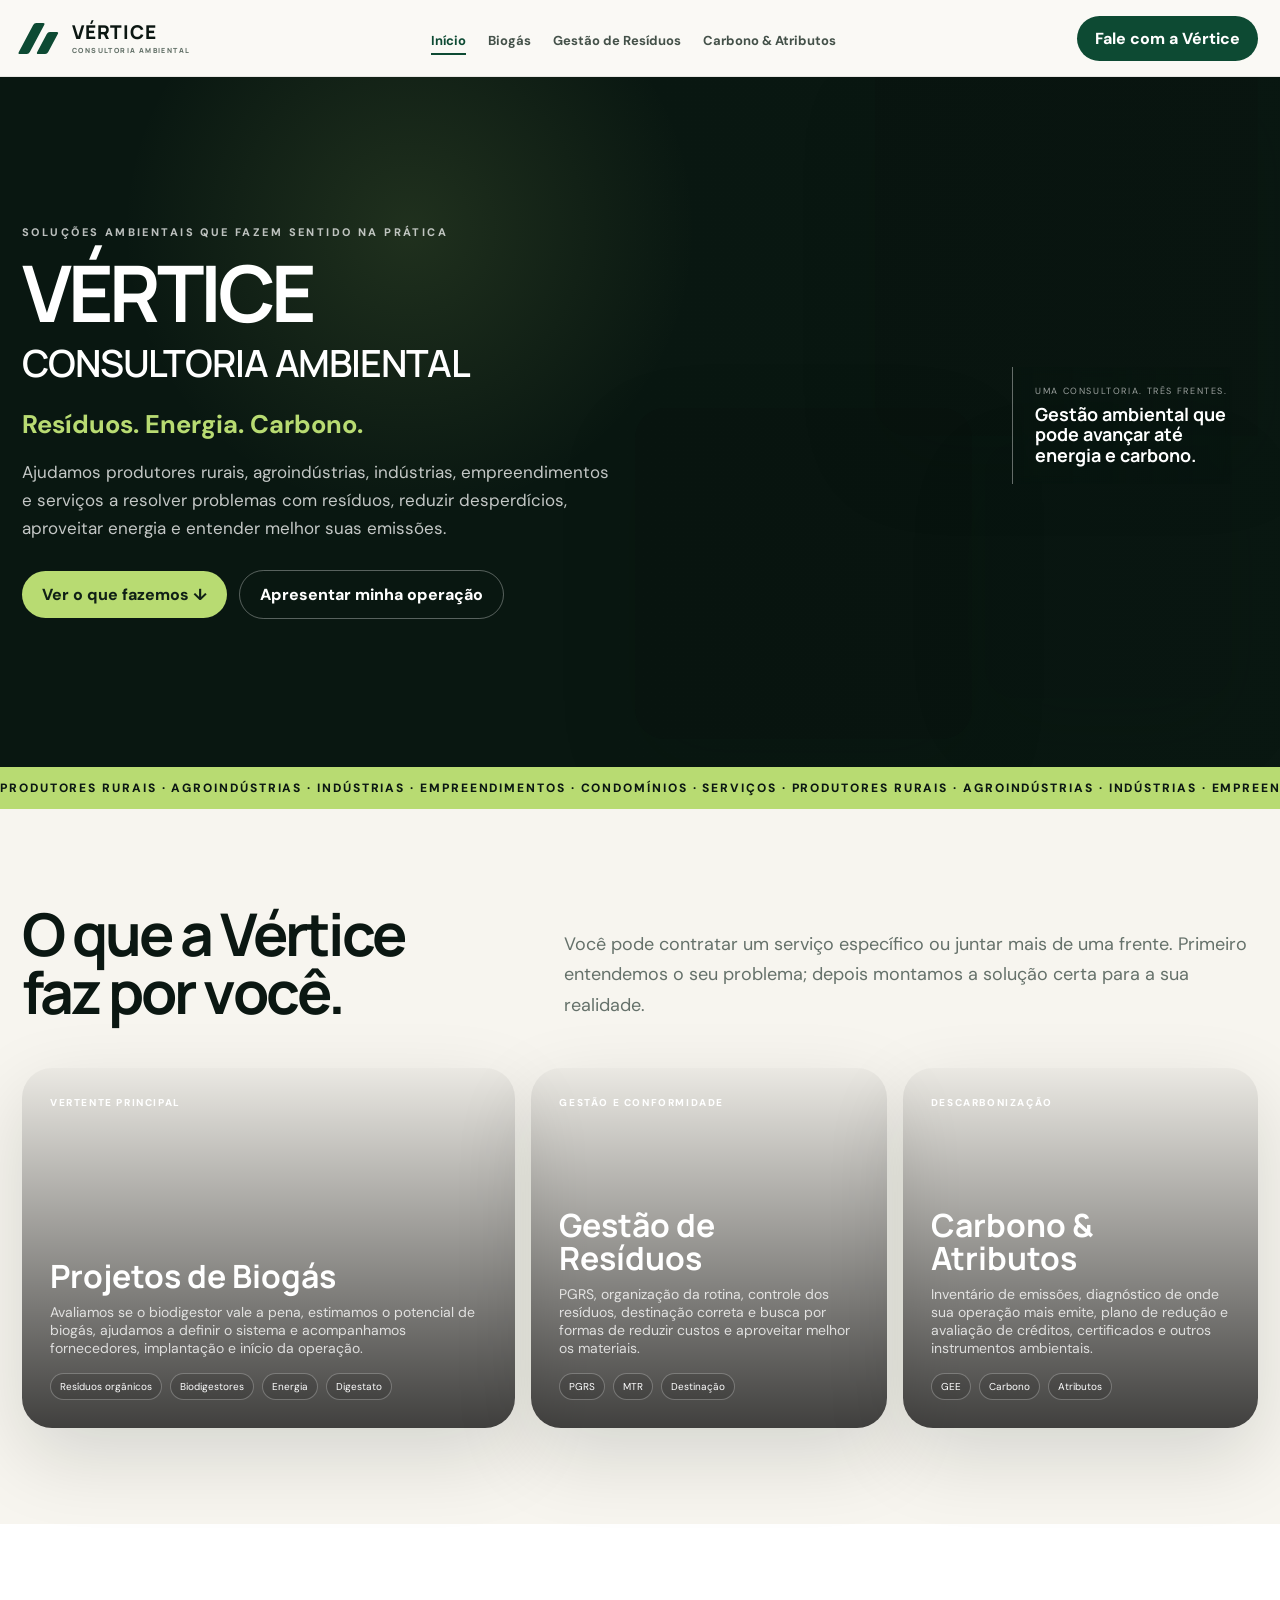
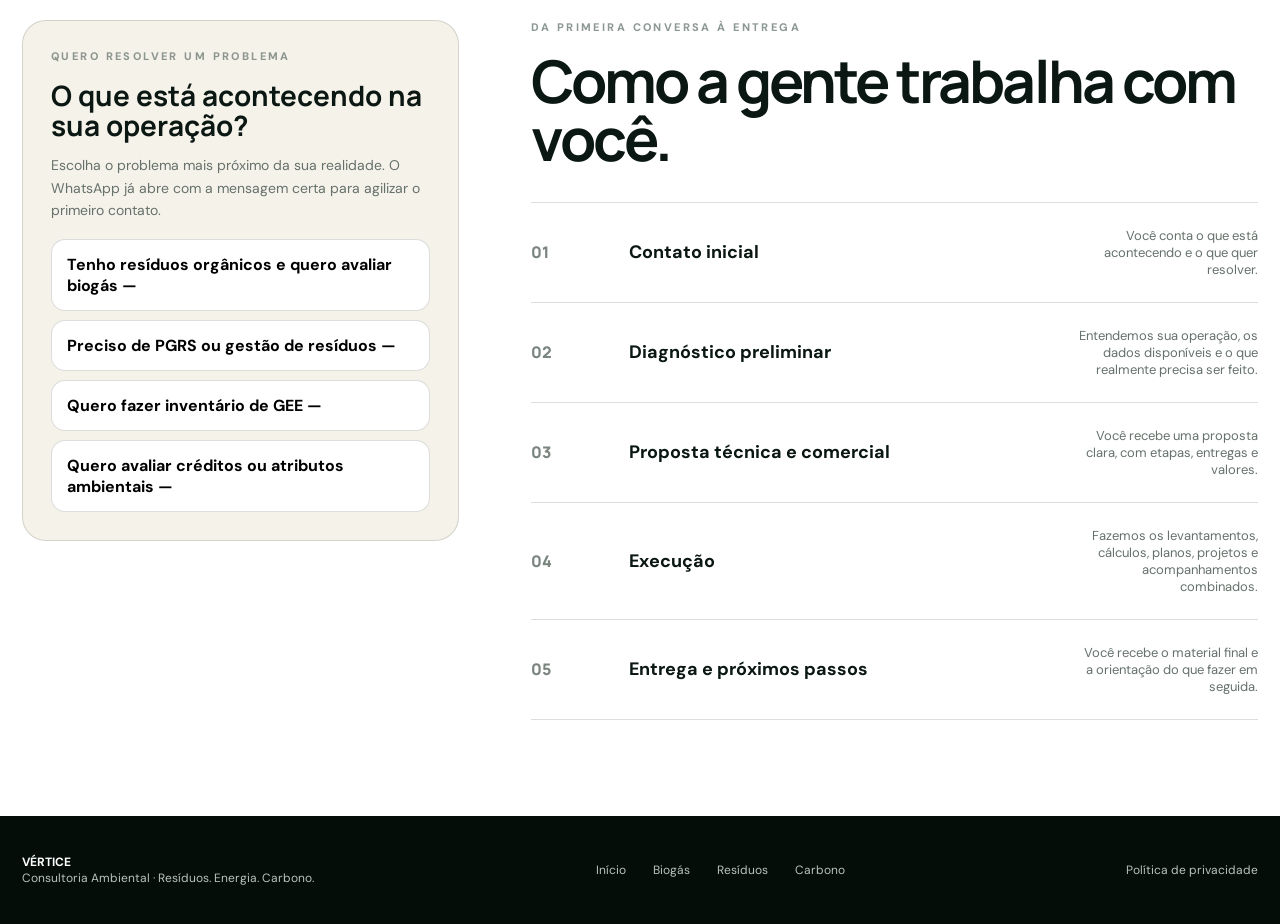
<file: index.html>
<!doctype html>
<html lang="pt-BR">
<head>
<meta charset="utf-8"/>
<meta name="viewport" content="width=device-width,initial-scale=1"/>
<title>Vértice Consultoria Ambiental | Biogás, Resíduos e Carbono</title>
<link rel="canonical" href="https://verticebiogas.com.br/"/>
<meta property="og:title" content="Vértice Consultoria Ambiental"/>
<meta property="og:description" content="Soluções em biogás, gestão de resíduos e carbono para sua operação."/>
<meta property="og:type" content="website"/>
<meta property="og:url" content="https://verticebiogas.com.br/"/>
<script async src="https://www.googletagmanager.com/gtag/js?id=G-KVW7XSDNES"></script><script>window.dataLayer=window.dataLayer||[];function gtag(){dataLayer.push(arguments)}gtag('js',new Date());gtag('config','G-KVW7XSDNES');</script>
<meta name="description" content="Consultoria ambiental em biogás, gestão de resíduos, inventário de GEE, descarbonização e atributos ambientais."/>
<style>
@import url('https://fonts.googleapis.com/css2?family=DM+Sans:wght@400;500;600;700&family=Manrope:wght@500;600;700;800&display=swap');

:root{
  --ink:#0b1712; --muted:#65716a; --paper:#f5f2ea; --paper2:#ece6da; --white:#fff;
  --green:#0d4a33; --green2:#1d6c48; --acid:#b8db72;
  --earth:#6a432d; --sand:#d8b282;
  --blue:#0c4963; --sky:#9bcddd;
  --line:rgba(11,23,18,.14); --dark:#08130e;
  --shadow:0 28px 80px rgba(10,24,17,.14);
}
*{box-sizing:border-box}
html{scroll-behavior:smooth}
body{margin:0;font-family:"DM Sans",system-ui,sans-serif;color:var(--ink);background:#fff}
a{color:inherit;text-decoration:none}
button{font:inherit}
.shell{width:min(1240px,calc(100% - 44px));margin:auto}
.top{position:sticky;top:0;z-index:60;background:rgba(250,249,245,.94);backdrop-filter:blur(18px);border-bottom:1px solid rgba(11,23,18,.08)}
.topin{height:76px;display:flex;align-items:center;justify-content:space-between;gap:22px}
.brand{display:flex;align-items:center;gap:12px;cursor:pointer}
.brandmark{width:38px;height:32px;position:relative}
.brandmark i{position:absolute;bottom:0;background:var(--green);transform:skew(-28deg);border-radius:2px}
.brandmark i:nth-child(1){width:11px;height:31px;left:4px}
.brandmark i:nth-child(2){width:11px;height:22px;left:20px}
.brandword{font-family:Manrope,sans-serif;font-size:19px;font-weight:800;letter-spacing:.04em;line-height:1}
.brandword small{display:block;font-size:7px;letter-spacing:.2em;margin-top:5px;color:#637168}
.mainnav{display:flex;align-items:center;gap:22px}
.mainnav button{border:0;background:transparent;color:#445149;cursor:pointer;font-size:13px;font-weight:700;padding:28px 0 24px;position:relative}
.mainnav button:after{content:"";position:absolute;left:0;right:100%;height:2px;bottom:18px;background:var(--green);transition:.25s}
.mainnav button:hover:after,.mainnav button.active:after{right:0}
.mainnav button.active{color:var(--green)}
.navcta{border:0;background:var(--green);color:#fff;border-radius:999px;padding:12px 18px;font-weight:800;cursor:pointer}
.mob{display:none;border:0;background:transparent;font-size:24px;cursor:pointer}
.page{display:none;animation:fade .35s ease}
.page.active{display:block}
@keyframes fade{from{opacity:.2;transform:translateY(5px)}to{opacity:1;transform:none}}
.eyebrow{font-size:11px;text-transform:uppercase;letter-spacing:.22em;font-weight:800;opacity:.72;margin-bottom:18px}
.btnrow{display:flex;align-items:center;gap:12px;flex-wrap:wrap;margin-top:28px}
.pill{border:0;border-radius:999px;padding:13px 20px;background:var(--acid);color:#102016;font-weight:800;cursor:pointer}
.pill.dark{background:var(--green);color:#fff}
.pill.light{background:#fff;color:var(--ink)}
.pill.ghost{background:transparent;color:#fff;border:1px solid rgba(255,255,255,.32)}
.sectiontitle{font-family:Manrope,sans-serif;font-size:clamp(38px,4.6vw,62px);line-height:.98;letter-spacing:-.05em;margin:0}
.subcopy{font-size:17px;line-height:1.7;color:var(--muted)}
/* HOME */
.hero-home{min-height:690px;background:#0a1812;color:#fff;position:relative;overflow:hidden}
.hero-home:before{content:"";position:absolute;inset:0;background:radial-gradient(circle at 32% 22%,rgba(184,219,114,.13),transparent 28%),linear-gradient(90deg,#091711 0 47%,rgba(9,23,17,.82) 68%,rgba(9,23,17,.18));z-index:1}
.hero-home-grid{position:relative;z-index:2;display:grid;grid-template-columns:.95fr 1.05fr;min-height:690px;align-items:center}
.hcopy{padding:72px 0}
.hcopy h1{font-family:Manrope,sans-serif;font-size:clamp(52px,6.1vw,86px);line-height:.92;letter-spacing:-.055em;margin:0 0 24px;max-width:760px}
.hcopy h1 em{font-style:normal;font-size:.48em;display:block;line-height:1.08;margin-top:14px;letter-spacing:-.03em;font-weight:600}
.statement{font-size:clamp(20px,2vw,28px);color:var(--acid);font-weight:700;margin:0 0 16px}
.intro{font-size:17px;line-height:1.65;color:rgba(255,255,255,.76);max-width:650px}
.collage{height:100%;min-height:690px;position:relative}
.photo{position:absolute;background-size:cover;background-position:center;box-shadow:var(--shadow)}
.photo.a{width:59%;height:52%;right:0;top:0;border-radius:0 0 0 34px;background-image:linear-gradient(rgba(0,0,0,.12),rgba(0,0,0,.12)),url("https://images.unsplash.com/photo-1786913507786-f0d6bf11b2ed?auto=format&fit=crop&q=84&w=1800")}
.photo.b{width:52%;height:48%;left:4%;bottom:4%;border-radius:30px;background-image:linear-gradient(rgba(0,0,0,.12),rgba(0,0,0,.12)),url("https://images.unsplash.com/photo-1736977591945-6a62f3d621ca?auto=format&fit=crop&q=84&w=1600")}
.photo.c{width:38%;height:37%;right:4%;bottom:10%;border-radius:30px;background-image:linear-gradient(rgba(0,0,0,.08),rgba(0,0,0,.08)),url("https://images.unsplash.com/photo-1782768189797-43cd18e3c831?auto=format&fit=crop&q=84&w=1400")}
.hero-key{position:absolute;right:4%;top:42%;z-index:4;width:220px;padding:18px 0 18px 22px;border-left:1px solid rgba(255,255,255,.38);background:linear-gradient(90deg,rgba(7,23,16,.28),transparent);backdrop-filter:blur(4px)}
.hero-key small{display:block;text-transform:uppercase;letter-spacing:.18em;font-size:9px;opacity:.6;margin-bottom:7px}
.hero-key strong{display:block;font-family:Manrope;font-size:18px;line-height:1.15}
.ribbon{background:var(--acid);overflow:hidden}
.ticker{display:flex;gap:42px;white-space:nowrap;padding:13px 0;font-weight:800;font-size:12px;text-transform:uppercase;letter-spacing:.16em;animation:tick 25s linear infinite}
@keyframes tick{to{transform:translateX(-50%)}}
.home-offer{padding:96px 0;background:#f7f5ef}
.offerhead{display:grid;grid-template-columns:.8fr 1.2fr;gap:80px;align-items:end;margin-bottom:48px}
.offerhead p{margin:0;font-size:18px;line-height:1.7;color:var(--muted)}
.offergrid{display:grid;grid-template-columns:1.25fr .9fr .9fr;gap:16px}
.offer{min-height:360px;position:relative;overflow:hidden;border-radius:30px;padding:28px;color:#fff;display:flex;flex-direction:column;justify-content:space-between;cursor:pointer;box-shadow:var(--shadow)}
.offer:after{content:"";position:absolute;inset:0;background:linear-gradient(180deg,rgba(0,0,0,.05),rgba(0,0,0,.74))}
.offer>*{position:relative;z-index:2}
.offer.bio{background:url("https://images.unsplash.com/photo-1786913507786-f0d6bf11b2ed?auto=format&fit=crop&q=84&w=1600") center/cover}
.offer.res{background:url("https://images.unsplash.com/photo-1736977591945-6a62f3d621ca?auto=format&fit=crop&q=84&w=1600") center/cover}
.offer.car{background:url("https://images.unsplash.com/photo-1782768189797-43cd18e3c831?auto=format&fit=crop&q=84&w=1600") center/cover}
.offer small{font-size:10px;text-transform:uppercase;letter-spacing:.16em;font-weight:800}
.offer h3{font-family:Manrope;font-size:32px;line-height:1.03;margin:0 0 10px}
.offer p{font-size:14px;color:rgba(255,255,255,.78);margin:0 0 16px}
.offer .mini{display:flex;gap:8px;flex-wrap:wrap}
.offer .mini span{font-size:10px;border:1px solid rgba(255,255,255,.26);padding:6px 9px;border-radius:999px;background:rgba(0,0,0,.12)}
.commercial{padding:96px 0;background:#fff}
.commercial-grid{display:grid;grid-template-columns:.75fr 1.25fr;gap:72px}
.processline{border-top:1px solid var(--line)}
.processrow{display:grid;grid-template-columns:74px 1fr 180px;gap:24px;padding:24px 0;border-bottom:1px solid var(--line);align-items:center}
.processrow .n{font-family:Manrope;font-weight:800;color:#7a857f}
.processrow b{font-size:18px}
.processrow span{font-size:13px;color:var(--muted);text-align:right}
.leadbox{padding:28px;border:1px solid var(--line);border-radius:24px;background:var(--paper);position:relative;height:max-content}
.leadbox h3{font-family:Manrope;font-size:28px;line-height:1.05;margin:0 0 12px}
.leadbox p{color:var(--muted);font-size:14px;line-height:1.6}
.leadchoices{display:grid;gap:9px;margin-top:18px}
.leadchoices button{border:1px solid var(--line);background:#fff;border-radius:14px;padding:14px 15px;text-align:left;font-weight:700;cursor:pointer}
.leadchoices button:hover{border-color:var(--green);color:var(--green)}
/* BIOGAS - technical / engineering */
.bio-hero{min-height:640px;background:linear-gradient(90deg,rgba(6,20,14,.94),rgba(6,20,14,.38)),url("https://images.unsplash.com/photo-1786913507786-f0d6bf11b2ed?auto=format&fit=crop&q=86&w=2200") center/cover;color:#fff;position:relative;overflow:hidden}
.bio-hero:after{content:"";position:absolute;inset:0;background-image:linear-gradient(rgba(255,255,255,.04) 1px,transparent 1px),linear-gradient(90deg,rgba(255,255,255,.04) 1px,transparent 1px);background-size:44px 44px;mask-image:linear-gradient(90deg,transparent 45%,#000)}
.bio-wrap{min-height:640px;display:flex;align-items:center;position:relative;z-index:2}
.bio-copy{max-width:760px}
.bio-copy h1,.res-copy h1,.car-copy h1{font-family:Manrope;font-size:clamp(52px,6vw,82px);line-height:.94;letter-spacing:-.055em;margin:0 0 18px}
.bio-copy .lead,.res-copy .lead,.car-copy .lead{font-size:24px;color:var(--acid);font-weight:700;margin-bottom:12px}
.bio-copy p,.res-copy p,.car-copy p{font-size:17px;line-height:1.65;color:rgba(255,255,255,.78);max-width:650px}
.techbar{position:absolute;bottom:28px;right:0;display:flex;gap:8px}
.techbar a{font-size:10px;text-transform:uppercase;letter-spacing:.13em;padding:9px 12px;border:1px solid rgba(255,255,255,.22);border-radius:999px;background:rgba(0,0,0,.12)}
.bio-blueprint{padding:92px 0;background:#f3f7f3}
.bluegrid{display:grid;grid-template-columns:1fr 1fr;gap:60px;align-items:start}
.bluepanel{background:#0b261b;color:#fff;border-radius:28px;padding:30px;min-height:460px;position:relative;overflow:hidden}
.bluepanel:before{content:"";position:absolute;inset:0;background-image:linear-gradient(rgba(255,255,255,.05) 1px,transparent 1px),linear-gradient(90deg,rgba(255,255,255,.05) 1px,transparent 1px);background-size:36px 36px}
.scheme{position:relative;z-index:2;margin-top:34px;display:grid;gap:26px}
.scheme-row{display:grid;grid-template-columns:72px 1fr;gap:14px;align-items:center}
.scheme-icon{width:56px;height:56px;border:1px solid rgba(255,255,255,.3);border-radius:50%;display:grid;place-items:center}
.scheme-row b{display:block;margin-bottom:4px}
.scheme-row span{font-size:13px;color:rgba(255,255,255,.65)}
.deliverables{border-top:1px solid var(--line)}
.deliver{padding:18px 0;border-bottom:1px solid var(--line)}
.deliver b{display:block;font-size:18px;margin-bottom:5px}
.deliver p{margin:0;color:var(--muted);font-size:14px}
.bio-cta{padding:64px 0;background:var(--green);color:#fff}
.bio-cta-grid{display:grid;grid-template-columns:1fr 1fr;gap:30px;align-items:center}
.bio-cta h2{font-family:Manrope;font-size:38px;line-height:1.05;margin:0}
.bio-actions{display:flex;gap:10px;justify-content:flex-end;flex-wrap:wrap}
/* RESIDUES - operational / flow */
.res-hero{min-height:610px;background:#2b190f;color:#fff;position:relative;overflow:hidden}
.res-hero-grid{display:grid;grid-template-columns:.9fr 1.1fr;min-height:610px}
.res-copy{display:flex;flex-direction:column;justify-content:center;padding:70px 0}
.res-visual{position:relative;background:url("https://images.unsplash.com/photo-1736977591945-6a62f3d621ca?auto=format&fit=crop&q=86&w=1900") center/cover}
.res-visual:before{content:"";position:absolute;inset:0;background:linear-gradient(90deg,#2b190f 0,rgba(43,25,15,.2) 45%,rgba(43,25,15,.04))}
.res-tag{position:absolute;right:7%;top:12%;z-index:2;background:#fff;color:#24160f;padding:16px 18px;border-radius:4px;box-shadow:var(--shadow);transform:rotate(2deg);font-size:12px;max-width:210px}
.res-tag b{display:block;font-size:18px;margin-bottom:4px}
.res-operations{padding:92px 0;background:#fbfaf7}
.res-flow{display:grid;grid-template-columns:220px 1fr;gap:50px}
.res-rail{position:sticky;top:110px;height:max-content}
.res-rail button{display:block;width:100%;text-align:left;border:0;background:transparent;padding:12px 0;border-bottom:1px solid var(--line);font-weight:700;cursor:pointer}
.res-main{display:grid;gap:18px}
.res-block{padding:26px;border-left:5px solid var(--earth);background:#fff;box-shadow:0 12px 34px rgba(70,45,29,.08)}
.res-block h3{font-family:Manrope;font-size:24px;margin:0 0 8px}
.res-block p{color:var(--muted);margin:0 0 14px}
.res-block .deliverable{font-size:12px;text-transform:uppercase;letter-spacing:.1em;font-weight:800;color:var(--earth)}
.res-sales{padding:90px 0;background:#eadfce}
.res-sales-grid{display:grid;grid-template-columns:1.05fr .95fr;gap:52px}
.res-sales h2{font-family:Manrope;font-size:46px;line-height:1;letter-spacing:-.04em;margin:0 0 18px}
.res-menu{display:grid;gap:10px}
.res-menu button{border:0;background:#fff;padding:16px 18px;text-align:left;font-weight:800;cursor:pointer;box-shadow:0 8px 18px rgba(80,51,30,.08)}
/* CARBON - analytical / circular */
.car-hero{min-height:620px;background:linear-gradient(115deg,#061b27,#0c4963);color:#fff;position:relative;overflow:hidden}
.car-hero:after{content:"";position:absolute;width:640px;height:640px;border:1px solid rgba(255,255,255,.12);border-radius:50%;right:-150px;top:-60px;box-shadow:0 0 0 90px rgba(255,255,255,.025),0 0 0 180px rgba(255,255,255,.018)}
.car-wrap{min-height:620px;display:grid;grid-template-columns:1fr .8fr;gap:60px;align-items:center;position:relative;z-index:2}
.car-copy{max-width:760px}
.car-orbit{position:relative;height:420px}
.ring{position:absolute;border:1px solid rgba(255,255,255,.22);border-radius:50%;display:grid;place-items:center;text-align:center}
.r1{width:390px;height:390px;right:0;top:10px}
.r2{width:275px;height:275px;right:57px;top:67px}
.r3{width:155px;height:155px;right:117px;top:127px;background:rgba(155,205,221,.1)}
.r3 strong{font-family:Manrope;font-size:24px}
.orbit-label{position:absolute;font-size:10px;text-transform:uppercase;letter-spacing:.12em;font-weight:800}
.ol1{right:295px;top:40px}.ol2{right:8px;top:118px}.ol3{right:65px;bottom:42px}.ol4{right:300px;bottom:72px}
.car-metrics{padding:92px 0;background:#f4f8fa}
.car-grid{display:grid;grid-template-columns:.9fr 1.1fr;gap:70px}
.emission-stack{display:grid;gap:8px;margin-top:32px}
.scope{padding:18px 22px;background:#fff;border:1px solid rgba(12,73,99,.14)}
.scope:nth-child(1){width:100%}.scope:nth-child(2){width:82%}.scope:nth-child(3){width:64%}
.scope b{display:block;color:var(--blue);margin-bottom:4px}
.scope span{font-size:13px;color:var(--muted)}
.car-services{display:grid;grid-template-columns:1fr 1fr;gap:14px}
.car-service{padding:22px;border-radius:22px;background:#fff;border:1px solid rgba(12,73,99,.13)}
.car-service b{display:block;font-size:17px;margin-bottom:6px}
.car-service span{font-size:13px;color:var(--muted);line-height:1.55}
.car-market{padding:86px 0;background:#071a24;color:#fff}
.car-market-grid{display:grid;grid-template-columns:1fr 1fr;gap:70px;align-items:center}
.car-market h2{font-family:Manrope;font-size:46px;line-height:1;letter-spacing:-.04em;margin:0 0 18px}
.market-list{border-top:1px solid rgba(255,255,255,.14)}
.market-row{padding:17px 0;border-bottom:1px solid rgba(255,255,255,.14)}
.market-row b{display:block;margin-bottom:4px}
.market-row span{font-size:13px;color:rgba(255,255,255,.62)}
/* CROSS NAV / FOOTER */
.cross{padding:80px 0;background:#0a1712;color:#fff}
.crosshead{display:flex;justify-content:space-between;gap:30px;align-items:end;margin-bottom:30px}
.crosshead h2{font-family:Manrope;font-size:38px;line-height:1;margin:0}
.crosshead p{max-width:530px;color:rgba(255,255,255,.65);margin:0}
.crosslinks{display:grid;grid-template-columns:repeat(3,1fr);border-top:1px solid rgba(255,255,255,.15)}
.crosslink{padding:28px 18px 28px 0;border-right:1px solid rgba(255,255,255,.15);cursor:pointer}
.crosslink:last-child{border-right:0;padding-left:22px}
.crosslink:nth-child(2){padding-left:22px}
.crosslink small{font-size:10px;letter-spacing:.16em;text-transform:uppercase;color:rgba(255,255,255,.5)}
.crosslink b{display:block;font-family:Manrope;font-size:23px;margin-top:8px}
.crosslink span{display:block;color:var(--acid);margin-top:10px;font-weight:800}
.footer{padding:38px 0;background:#050d09;color:#b9c3bd}
.footin{display:flex;justify-content:space-between;gap:40px;align-items:center;font-size:12px}
.footlinks{display:flex;gap:15px;flex-wrap:wrap}
.footlinks button{border:0;background:transparent;color:#b9c3bd;cursor:pointer}
@media(max-width:980px){
 section[style*='padding:92px'] .shell > div{grid-template-columns:1fr!important}
 .mainnav{display:none}.mob{display:block}.navcta{display:none}
 .hero-home-grid,.offerhead,.commercial-grid,.bluegrid,.res-hero-grid,.res-flow,.res-sales-grid,.car-wrap,.car-grid,.car-market-grid{grid-template-columns:1fr}
 .collage{min-height:520px}
 .offergrid{grid-template-columns:1fr}
 .processrow{grid-template-columns:60px 1fr}
 .processrow span{grid-column:2;text-align:left}
 .techbar{display:none}
 .bio-cta-grid{grid-template-columns:1fr}.bio-actions{justify-content:flex-start}
 .res-visual{min-height:420px}.res-rail{position:static}
 .car-orbit{height:360px}.r1{width:330px;height:330px}.r2{width:230px;height:230px;right:50px}.r3{width:130px;height:130px;right:100px}
 .crosslinks{grid-template-columns:1fr}.crosslink{border-right:0!important;border-bottom:1px solid rgba(255,255,255,.15);padding-left:0!important}
}
@media(max-width:620px){
 .shell{width:min(100% - 28px,1240px)} .topin{height:66px}
 .hcopy{padding:62px 0 44px}.hero-home-grid{min-height:auto}.collage{min-height:420px}
 .photo.a{width:74%;height:48%}.photo.b{width:60%;height:45%;left:0}.photo.c{width:42%;height:34%;right:0}.hero-key{width:170px;right:0;top:44%}
 .home-offer,.commercial,.bio-blueprint,.res-operations,.res-sales,.car-metrics,.car-market{padding:64px 0}
 .bio-hero,.bio-wrap{min-height:560px}.res-hero,.res-hero-grid{min-height:560px}.car-hero,.car-wrap{min-height:580px}
 .car-services{grid-template-columns:1fr}.car-orbit{display:none}
 .crosshead,.footin{flex-direction:column;align-items:flex-start}.cross{padding:58px 0}
}

/* =========================
   V5 — RESÍDUOS: linguagem física / operacional
   ========================= */
.res5-hero{
  min-height:650px;background:#2a190f;color:#fff;position:relative;overflow:hidden;
}
.res5-grid{
  min-height:650px;display:grid;grid-template-columns:.88fr 1.12fr;align-items:stretch;
}
.res5-copy{
  padding:82px 54px 82px 0;display:flex;flex-direction:column;justify-content:center;position:relative;z-index:3;
}
.res5-copy h1{
  font-family:Manrope;font-size:clamp(52px,6vw,84px);line-height:.92;letter-spacing:-.055em;margin:0 0 18px
}
.res5-copy .lead{font-size:24px;color:#e0b07e;font-weight:700;margin-bottom:12px}
.res5-copy p{font-size:17px;line-height:1.65;color:rgba(255,255,255,.76);max-width:610px}
.res5-scene{
  position:relative;min-height:650px;
  background:
    linear-gradient(90deg,#2a190f 0%,rgba(42,25,15,.58) 18%,rgba(42,25,15,.08) 45%),
    url("https://images.unsplash.com/photo-1532996122724-e3c354a0b15b?auto=format&fit=crop&q=86&w=2200") center/cover;
}
.res5-scene:after{
  content:"";position:absolute;inset:0;background:linear-gradient(180deg,transparent 62%,rgba(22,12,7,.72))
}
.res5-ticket{
  position:absolute;z-index:4;background:#f4ead9;color:#2a190f;padding:15px 17px;width:190px;
  box-shadow:0 18px 40px rgba(0,0,0,.25);font-size:12px;line-height:1.35
}
.res5-ticket b{display:block;font-family:Manrope;font-size:17px;margin-bottom:4px}
.res5-ticket.t1{right:8%;top:12%;transform:rotate(3deg)}
.res5-ticket.t2{left:16%;bottom:15%;transform:rotate(-2deg);background:#d7b184}
.res5-stamp{
  position:absolute;right:7%;bottom:8%;z-index:4;width:115px;height:115px;border:2px solid rgba(255,255,255,.58);
  border-radius:50%;display:grid;place-items:center;text-align:center;text-transform:uppercase;letter-spacing:.11em;
  font-size:10px;font-weight:800;transform:rotate(-10deg);background:rgba(0,0,0,.14);backdrop-filter:blur(4px)
}

.res5-map{padding:92px 0;background:#f7f1e8}
.res5-map-head{display:grid;grid-template-columns:.75fr 1.25fr;gap:70px;align-items:end;margin-bottom:56px}
.res5-map-head p{margin:0;color:var(--muted);font-size:17px;line-height:1.7}
.res5-route{position:relative;padding:22px 0 0}
.res5-route:before{
  content:"";position:absolute;left:0;right:0;top:62px;height:3px;background:#b88b61
}
.res5-route-grid{display:grid;grid-template-columns:repeat(5,1fr);gap:18px}
.res5-stop{position:relative;padding-top:0}
.res5-node{
  width:82px;height:82px;border-radius:50%;border:3px solid #b88b61;background:#f7f1e8;display:grid;place-items:center;
  font-family:Manrope;font-weight:800;font-size:13px;position:relative;z-index:2
}
.res5-stop:nth-child(even) .res5-node{background:#6a432d;color:#fff;border-color:#6a432d}
.res5-stop h3{font-family:Manrope;font-size:20px;margin:22px 0 7px}
.res5-stop p{font-size:13px;line-height:1.55;color:var(--muted);margin:0}

.res5-services{padding:92px 0;background:#fff}
.res5-services-grid{display:grid;grid-template-columns:.68fr 1.32fr;gap:62px}
.res5-aside{position:sticky;top:110px;height:max-content}
.res5-aside h2{font-family:Manrope;font-size:42px;line-height:1.03;letter-spacing:-.04em;margin:0 0 16px}
.res5-aside p{color:var(--muted);line-height:1.65}
.res5-aside .pill{margin-top:12px;background:#6a432d;color:#fff}
.res5-list{border-top:1px solid var(--line)}
.res5-line{
  display:grid;grid-template-columns:70px 1fr 180px;gap:22px;align-items:start;padding:25px 0;border-bottom:1px solid var(--line)
}
.res5-line .n{font-family:Manrope;font-weight:800;color:#9a765a}
.res5-line h3{font-family:Manrope;font-size:22px;margin:0 0 6px}
.res5-line p{margin:0;color:var(--muted);font-size:14px;line-height:1.55}
.res5-line button{border:0;background:#f0e7dc;color:#5c3826;border-radius:999px;padding:10px 13px;font-weight:800;cursor:pointer;font-size:12px}

.res5-output{padding:88px 0;background:#2a190f;color:#fff}
.res5-output-grid{display:grid;grid-template-columns:1fr .9fr;gap:60px;align-items:center}
.res5-paper{
  background:#f6efe5;color:#25170f;padding:32px 34px;position:relative;box-shadow:0 25px 60px rgba(0,0,0,.25);
  transform:rotate(-1.2deg)
}
.res5-paper:before,.res5-paper:after{
  content:"";position:absolute;left:0;right:0;height:10px;
  background:linear-gradient(135deg,transparent 7px,#f6efe5 0) 0 0/14px 14px repeat-x
}
.res5-paper:before{top:-10px;transform:rotate(180deg)} .res5-paper:after{bottom:-10px}
.res5-paper h3{font-family:Manrope;font-size:27px;margin:0 0 17px}
.res5-paper ul{list-style:none;padding:0;margin:0;display:grid;gap:12px}
.res5-paper li{padding-bottom:10px;border-bottom:1px dashed rgba(42,25,15,.23)}
.res5-output-copy h2{font-family:Manrope;font-size:46px;line-height:1.02;letter-spacing:-.04em;margin:0 0 18px}
.res5-output-copy p{color:rgba(255,255,255,.7);line-height:1.7}

/* =========================
   V5 — CARBONO: linguagem de dados / estratégia
   ========================= */
.car5-hero{
  min-height:660px;background:#061a25;color:#fff;position:relative;overflow:hidden
}
.car5-hero:before{
  content:"CO₂e";position:absolute;right:-1vw;bottom:-8vh;font-family:Manrope;font-weight:800;
  font-size:min(28vw,420px);letter-spacing:-.09em;color:rgba(255,255,255,.035);line-height:.7
}
.car5-grid{min-height:660px;display:grid;grid-template-columns:.95fr 1.05fr;align-items:center;gap:60px;position:relative;z-index:2}
.car5-copy h1{font-family:Manrope;font-size:clamp(50px,5.7vw,80px);line-height:.94;letter-spacing:-.055em;margin:0 0 19px}
.car5-copy .lead{font-size:23px;color:#9bcddd;font-weight:700;margin-bottom:12px}
.car5-copy p{font-size:17px;line-height:1.65;color:rgba(255,255,255,.76);max-width:610px}
.car5-board{
  height:470px;position:relative;border-left:1px solid rgba(255,255,255,.14);border-bottom:1px solid rgba(255,255,255,.14);
  background-image:linear-gradient(rgba(255,255,255,.055) 1px,transparent 1px),linear-gradient(90deg,rgba(255,255,255,.055) 1px,transparent 1px);
  background-size:58px 58px
}
.car5-line{
  position:absolute;left:3%;right:4%;bottom:10%;height:70%;overflow:visible
}
.car5-line svg{width:100%;height:100%;overflow:visible}
.car5-point{position:absolute;width:12px;height:12px;border-radius:50%;background:#9bcddd;box-shadow:0 0 0 7px rgba(155,205,221,.12)}
.car5-point.p1{left:8%;bottom:20%}.car5-point.p2{left:35%;bottom:44%}.car5-point.p3{left:62%;bottom:38%}.car5-point.p4{right:7%;bottom:68%}
.car5-note{position:absolute;font-size:10px;text-transform:uppercase;letter-spacing:.12em;color:rgba(255,255,255,.6)}
.cn1{left:5%;bottom:12%}.cn2{left:31%;bottom:51%}.cn3{left:57%;bottom:30%}.cn4{right:2%;bottom:77%}
.car5-index{
  position:absolute;right:8px;top:5px;padding:12px 14px;border:1px solid rgba(255,255,255,.17);
  font-size:11px;color:rgba(255,255,255,.65);background:rgba(255,255,255,.035)
}

.car5-story{padding:94px 0;background:#eef5f7}
.car5-story-grid{display:grid;grid-template-columns:.8fr 1.2fr;gap:68px;align-items:start}
.car5-story h2{font-family:Manrope;font-size:48px;line-height:1.02;letter-spacing:-.045em;margin:0 0 18px}
.car5-story p{color:var(--muted);line-height:1.7}
.car5-scopes{margin-top:34px}
.car5-scope{margin-bottom:12px}
.car5-scope-head{display:flex;justify-content:space-between;gap:15px;font-size:12px;font-weight:800;color:#376276}
.car5-bar{height:18px;background:#dbe8ed;margin-top:7px;overflow:hidden}
.car5-fill{height:100%;background:#0c4963}.f1{width:100%}.f2{width:77%}.f3{width:56%}
.car5-canvas{
  background:#fff;border:1px solid rgba(12,73,99,.12);min-height:480px;padding:30px;position:relative;overflow:hidden
}
.car5-canvas:before{
  content:"";position:absolute;inset:0;background-image:linear-gradient(rgba(12,73,99,.045) 1px,transparent 1px),linear-gradient(90deg,rgba(12,73,99,.045) 1px,transparent 1px);
  background-size:42px 42px
}
.car5-path{position:relative;z-index:2;display:grid;gap:26px;margin-top:8px}
.car5-path-row{display:grid;grid-template-columns:110px 1fr;gap:20px;align-items:start}
.car5-path-tag{font-family:Manrope;font-size:11px;text-transform:uppercase;letter-spacing:.13em;color:#517789;padding-top:5px}
.car5-path-row h3{font-family:Manrope;font-size:22px;margin:0 0 6px}
.car5-path-row p{font-size:13px;margin:0;color:var(--muted);line-height:1.55}

.car5-offers{padding:90px 0;background:#fff}
.car5-offer-head{display:grid;grid-template-columns:.8fr 1.2fr;gap:60px;align-items:end;margin-bottom:42px}
.car5-offer-head p{margin:0;color:var(--muted);line-height:1.65}
.car5-lanes{border-top:1px solid rgba(12,73,99,.17)}
.car5-lane{
  display:grid;grid-template-columns:80px 1fr 1fr 165px;gap:22px;padding:25px 0;border-bottom:1px solid rgba(12,73,99,.17);align-items:center
}
.car5-lane .num{font-family:Manrope;color:#628395;font-weight:800}
.car5-lane h3{font-family:Manrope;font-size:21px;margin:0}
.car5-lane p{font-size:13px;color:var(--muted);margin:0;line-height:1.55}
.car5-lane button{border:0;background:#e6f0f3;color:#0c4963;border-radius:999px;padding:10px 13px;font-size:12px;font-weight:800;cursor:pointer}

.car5-market{padding:90px 0;background:#061a25;color:#fff;position:relative;overflow:hidden}
.car5-market:after{content:"";position:absolute;width:480px;height:480px;border:1px solid rgba(255,255,255,.08);border-radius:50%;right:-120px;top:-190px;box-shadow:0 0 0 80px rgba(255,255,255,.018),0 0 0 160px rgba(255,255,255,.012)}
.car5-market-grid{display:grid;grid-template-columns:1fr 1fr;gap:70px;position:relative;z-index:2}
.car5-market h2{font-family:Manrope;font-size:47px;line-height:1.02;letter-spacing:-.045em;margin:0 0 18px}
.car5-market p{color:rgba(255,255,255,.68);line-height:1.7}
.car5-steps{border-top:1px solid rgba(255,255,255,.15)}
.car5-step{padding:19px 0;border-bottom:1px solid rgba(255,255,255,.15);display:grid;grid-template-columns:65px 1fr;gap:15px}
.car5-step .num{font-family:Manrope;color:#9bcddd;font-weight:800}
.car5-step b{display:block;margin-bottom:4px}
.car5-step span{font-size:13px;color:rgba(255,255,255,.6)}

@media(max-width:980px){
  .res5-grid,.res5-map-head,.res5-services-grid,.res5-output-grid,.car5-grid,.car5-story-grid,.car5-offer-head,.car5-market-grid{grid-template-columns:1fr}
  .res5-copy{padding-right:0}.res5-scene{min-height:480px}
  .res5-route:before{display:none}.res5-route-grid{grid-template-columns:1fr 1fr}
  .res5-aside{position:static}
  .res5-line{grid-template-columns:60px 1fr}.res5-line button{grid-column:2;width:max-content}
  .car5-board{height:380px}
  .car5-lane{grid-template-columns:60px 1fr}.car5-lane p{grid-column:2}.car5-lane button{grid-column:2;width:max-content}
}
@media(max-width:620px){
  .res5-hero,.res5-grid,.car5-hero,.car5-grid{min-height:560px}
  .res5-copy{padding:64px 0 44px}.res5-scene{min-height:360px}
  .res5-ticket{width:160px;font-size:11px}.res5-ticket.t1{top:8%;right:4%}.res5-ticket.t2{left:5%;bottom:10%}
  .res5-route-grid{grid-template-columns:1fr}.res5-node{width:64px;height:64px}
  .res5-map,.res5-services,.res5-output,.car5-story,.car5-offers,.car5-market{padding:64px 0}
  .car5-board{height:300px}.car5-line{height:62%}
  .car5-path-row{grid-template-columns:1fr}.car5-path-tag{padding-top:0}
}


/* ========= V6: funnel-first commercial layouts ========= */
.funnel-strip{padding:26px 0;background:#fff;border-bottom:1px solid var(--line)}
.funnel-strip .shell{display:grid;grid-template-columns:repeat(4,1fr);gap:0}
.funnel-step{padding:0 22px;border-right:1px solid var(--line)}
.funnel-step:last-child{border-right:0}
.funnel-step small{display:block;font-size:10px;text-transform:uppercase;letter-spacing:.15em;color:#7a877f;font-weight:800}
.funnel-step b{display:block;font-family:Manrope;font-size:16px;margin-top:5px}

.problem-section{padding:88px 0;background:#fff}
.problem-grid{display:grid;grid-template-columns:.9fr 1.1fr;gap:70px;align-items:start}
.problem-copy h2{font-family:Manrope;font-size:clamp(38px,4.5vw,58px);line-height:1;letter-spacing:-.045em;margin:0 0 18px}
.problem-copy p{font-size:17px;line-height:1.7;color:var(--muted)}
.problem-list{border-top:1px solid var(--line)}
.problem-item{display:grid;grid-template-columns:42px 1fr;gap:16px;padding:22px 0;border-bottom:1px solid var(--line)}
.problem-item .markn{font-family:Manrope;font-size:12px;font-weight:800;color:#8b978f}
.problem-item b{display:block;font-size:17px;margin-bottom:4px}
.problem-item span{font-size:14px;line-height:1.55;color:var(--muted)}

.solution-band{padding:82px 0;background:#f6f4ee}
.solution-grid{display:grid;grid-template-columns:1fr 1fr;gap:60px;align-items:center}
.solution-grid h2{font-family:Manrope;font-size:clamp(40px,4.5vw,58px);line-height:1;letter-spacing:-.045em;margin:0 0 18px}
.solution-grid p{font-size:17px;line-height:1.7;color:var(--muted)}
.solution-checks{display:grid;gap:14px}
.solution-check{display:grid;grid-template-columns:28px 1fr;gap:12px;align-items:start}
.solution-check i{width:24px;height:24px;border-radius:50%;background:var(--green);color:#fff;font-style:normal;display:grid;place-items:center;font-size:12px}
.solution-check b{display:block;margin-bottom:3px}
.solution-check span{font-size:13px;color:var(--muted);line-height:1.5}

.offer-section{padding:90px 0;background:#fff}
.offer-section h2{font-family:Manrope;font-size:46px;line-height:1;letter-spacing:-.04em;margin:0 0 12px}
.offer-section .leadtext{color:var(--muted);max-width:760px;font-size:17px;line-height:1.7}
.offer-table{margin-top:34px;border-top:1px solid var(--line)}
.offer-row{display:grid;grid-template-columns:1.1fr 1.5fr .7fr;gap:26px;padding:24px 0;border-bottom:1px solid var(--line);align-items:center}
.offer-row h3{font-family:Manrope;font-size:20px;margin:0}
.offer-row p{margin:0;color:var(--muted);font-size:14px;line-height:1.55}
.offer-row button{justify-self:end;border:0;background:var(--green);color:#fff;padding:11px 15px;border-radius:999px;font-weight:800;cursor:pointer}

.fit-section{padding:78px 0;background:#0c1712;color:#fff}
.fit-grid{display:grid;grid-template-columns:.8fr 1.2fr;gap:60px}
.fit-grid h2{font-family:Manrope;font-size:42px;line-height:1;letter-spacing:-.04em;margin:0}
.fit-list{display:grid;grid-template-columns:1fr 1fr;gap:12px}
.fit-item{border-top:1px solid rgba(255,255,255,.16);padding:15px 0;color:rgba(255,255,255,.75)}
.fit-item b{display:block;color:#fff;margin-bottom:4px}

.sales-cta{padding:78px 0;background:var(--green);color:#fff}
.sales-cta.alt-earth{background:#5c3826}
.sales-cta.alt-blue{background:#0b4259}
.sales-cta-grid{display:grid;grid-template-columns:1fr .8fr;gap:50px;align-items:center}
.sales-cta h2{font-family:Manrope;font-size:44px;line-height:1.03;letter-spacing:-.045em;margin:0 0 14px}
.sales-cta p{margin:0;color:rgba(255,255,255,.72);font-size:16px;line-height:1.65}
.sales-cta-actions{display:grid;gap:10px}
.sales-cta-actions button{border:0;background:#fff;color:var(--ink);padding:14px 18px;border-radius:999px;font-weight:800;cursor:pointer;text-align:center}
.sales-cta-actions button.secondary{background:transparent;color:#fff;border:1px solid rgba(255,255,255,.4)}

.bio-proof{display:grid;grid-template-columns:repeat(3,1fr);gap:0;border-top:1px solid rgba(255,255,255,.16);border-bottom:1px solid rgba(255,255,255,.16);margin-top:34px}
.bio-proof div{padding:18px 20px;border-right:1px solid rgba(255,255,255,.16)}
.bio-proof div:last-child{border-right:0}
.bio-proof b{display:block;font-family:Manrope;font-size:20px;margin-bottom:4px}
.bio-proof span{font-size:12px;color:rgba(255,255,255,.65)}

.res6-hero{
  min-height:650px;background:
  linear-gradient(90deg,rgba(35,20,12,.96),rgba(35,20,12,.74) 48%,rgba(35,20,12,.18)),
  url("https://images.unsplash.com/photo-1532996122724-e3c354a0b15b?auto=format&fit=crop&q=86&w=2200") center/cover;color:#fff
}
.res6-wrap{min-height:650px;display:flex;align-items:center}
.res6-copy{max-width:700px}
.res6-copy h1{font-family:Manrope;font-size:clamp(52px,6vw,82px);line-height:.93;letter-spacing:-.055em;margin:0 0 18px}
.res6-copy .lead{font-size:24px;color:#e0b07e;font-weight:700;margin-bottom:12px}
.res6-copy p{font-size:17px;line-height:1.65;color:rgba(255,255,255,.78)}
.res6-signals{display:flex;gap:8px;flex-wrap:wrap;margin-top:24px}
.res6-signals span{font-size:11px;border:1px solid rgba(255,255,255,.24);padding:8px 10px;border-radius:999px;background:rgba(0,0,0,.15)}

.car6-hero{
  min-height:650px;background:
  linear-gradient(90deg,rgba(4,21,30,.95),rgba(4,21,30,.68) 50%,rgba(4,21,30,.15)),
  url("https://images.unsplash.com/photo-1473341304170-971dccb5ac1e?auto=format&fit=crop&q=86&w=2200") center/cover;color:#fff
}
.car6-wrap{min-height:650px;display:flex;align-items:center}
.car6-copy{max-width:720px}
.car6-copy h1{font-family:Manrope;font-size:clamp(50px,5.8vw,80px);line-height:.94;letter-spacing:-.055em;margin:0 0 18px}
.car6-copy .lead{font-size:24px;color:#a8d7e7;font-weight:700;margin-bottom:12px}
.car6-copy p{font-size:17px;line-height:1.65;color:rgba(255,255,255,.78)}
.car6-visual{
  margin-top:28px;display:grid;grid-template-columns:repeat(3,1fr);gap:1px;background:rgba(255,255,255,.18);
  border:1px solid rgba(255,255,255,.18);max-width:650px
}
.car6-visual div{background:rgba(7,32,44,.64);padding:15px}
.car6-visual small{display:block;font-size:9px;text-transform:uppercase;letter-spacing:.13em;color:rgba(255,255,255,.55)}
.car6-visual b{display:block;margin-top:4px}

.inventory-photo{
  min-height:440px;border-radius:24px;overflow:hidden;position:relative;
  background:
  linear-gradient(180deg,rgba(3,20,28,.08),rgba(3,20,28,.6)),
  url("https://images.unsplash.com/photo-1497435334941-8c899ee9e8e9?auto=format&fit=crop&q=86&w=1800") center/cover;
  box-shadow:var(--shadow)
}
.inventory-photo .caption{position:absolute;left:24px;right:24px;bottom:22px;color:#fff}
.inventory-photo .caption small{display:block;text-transform:uppercase;letter-spacing:.15em;font-size:9px;opacity:.7}
.inventory-photo .caption b{display:block;font-family:Manrope;font-size:26px;line-height:1.08;margin-top:6px}

@media(max-width:980px){
 .funnel-strip .shell,.problem-grid,.solution-grid,.fit-grid,.sales-cta-grid{grid-template-columns:1fr}
 .funnel-step{border-right:0;border-bottom:1px solid var(--line);padding:12px 0}
 .offer-row{grid-template-columns:1fr}.offer-row button{justify-self:start}
 .fit-list{grid-template-columns:1fr}
 .bio-proof{grid-template-columns:1fr}.bio-proof div{border-right:0;border-bottom:1px solid rgba(255,255,255,.16)}
}

</style>
<style>
:focus-visible{outline:3px solid #1d6c48;outline-offset:4px}
@media(max-width:980px){
 .topin{position:relative}
 .mainnav.open{display:flex;position:absolute;top:100%;left:0;right:0;flex-direction:column;align-items:stretch;gap:0;background:#faf9f5;padding:12px 20px;box-shadow:0 12px 24px rgba(0,0,0,.15);max-height:75vh;overflow:auto}
 .mainnav.open button{text-align:left;padding:16px 0;font-size:16px}
 .mainnav.open button:after{bottom:8px}
}
@media(prefers-reduced-motion:reduce){html{scroll-behavior:auto}*,*:before,*:after{animation:none!important;transition:none!important}}
</style>
</head>
<body>

<header class="top">
 <div class="shell topin">
  <div class="brand" onclick="go('home')">
   <span class="brandmark"><i></i><i></i></span>
   <span class="brandword">VÉRTICE<small>CONSULTORIA AMBIENTAL</small></span>
  </div>
  <nav class="mainnav" id="mainnav" aria-label="Navegação principal">
   <button data-page="home" class="active" onclick="go('home')">Início</button>
   <button data-page="biogas" onclick="go('biogas')">Biogás</button>
   <button data-page="residuos" onclick="go('residuos')">Gestão de Resíduos</button>
   <button data-page="carbono" onclick="go('carbono')">Carbono & Atributos</button>
  </nav>
  <button class="navcta" onclick="wa('Olá, conheci o site da Vértice e quero entender qual solução faz mais sentido para minha operação.')">Fale com a Vértice</button>
  <button class="mob" onclick="toggleMenu()" aria-label="Abrir menu" aria-controls="mainnav" aria-expanded="false">☰</button>
 </div>
</header>

<main>

<!-- HOME -->
<section id="home" class="page active">
 <div class="hero-home">
  <div class="shell hero-home-grid">
   <div class="hcopy">
    <div class="eyebrow">Soluções ambientais que fazem sentido na prática</div>
    <h1>VÉRTICE<em>CONSULTORIA AMBIENTAL</em></h1>
    <div class="statement">Resíduos. Energia. Carbono.</div>
    <p class="intro">Ajudamos produtores rurais, agroindústrias, indústrias, empreendimentos e serviços a resolver problemas com resíduos, reduzir desperdícios, aproveitar energia e entender melhor suas emissões.</p>
    <div class="btnrow">
      <button class="pill" onclick="document.getElementById('ofertas').scrollIntoView()">Ver o que fazemos ↓</button>
      <button class="pill ghost" onclick="wa('Olá, quero apresentar minha operação e entender como a Vértice pode me ajudar.')">Apresentar minha operação</button>
    </div>
   </div>
   <div class="collage">
    <div class="photo a"></div><div class="photo b"></div><div class="photo c"></div>
    <div class="hero-key"><small>Uma consultoria. Três frentes.</small><strong>Gestão ambiental que pode avançar até energia e carbono.</strong></div>
   </div>
  </div>
 </div>

 <div class="ribbon"><div class="ticker">PRODUTORES RURAIS · AGROINDÚSTRIAS · INDÚSTRIAS · EMPREENDIMENTOS · CONDOMÍNIOS · SERVIÇOS · PRODUTORES RURAIS · AGROINDÚSTRIAS · INDÚSTRIAS · EMPREENDIMENTOS ·</div></div>

 <section class="home-offer" id="ofertas">
  <div class="shell">
   <div class="offerhead">
    <h2 class="sectiontitle">O que a Vértice faz por você.</h2>
    <p>Você pode contratar um serviço específico ou juntar mais de uma frente. Primeiro entendemos o seu problema; depois montamos a solução certa para a sua realidade.</p>
   </div>
   <div class="offergrid">
    <article class="offer bio" onclick="go('biogas')">
      <small>Vertente principal</small>
      <div><h3>Projetos de Biogás</h3><p>Avaliamos se o biodigestor vale a pena, estimamos o potencial de biogás, ajudamos a definir o sistema e acompanhamos fornecedores, implantação e início da operação.</p><div class="mini"><span>Resíduos orgânicos</span><span>Biodigestores</span><span>Energia</span><span>Digestato</span></div></div>
    </article>
    <article class="offer res" onclick="go('residuos')">
      <small>Gestão e conformidade</small>
      <div><h3>Gestão de Resíduos</h3><p>PGRS, organização da rotina, controle dos resíduos, destinação correta e busca por formas de reduzir custos e aproveitar melhor os materiais.</p><div class="mini"><span>PGRS</span><span>MTR</span><span>Destinação</span></div></div>
    </article>
    <article class="offer car" onclick="go('carbono')">
      <small>Descarbonização</small>
      <div><h3>Carbono & Atributos</h3><p>Inventário de emissões, diagnóstico de onde sua operação mais emite, plano de redução e avaliação de créditos, certificados e outros instrumentos ambientais.</p><div class="mini"><span>GEE</span><span>Carbono</span><span>Atributos</span></div></div>
    </article>
   </div>
  </div>
 </section>

 <section class="commercial">
  <div class="shell commercial-grid">
   <aside class="leadbox">
    <div class="eyebrow" style="color:#64746b">Quero resolver um problema</div>
    <h3>O que está acontecendo na sua operação?</h3>
    <p>Escolha o problema mais próximo da sua realidade. O WhatsApp já abre com a mensagem certa para agilizar o primeiro contato.</p>
    <div class="leadchoices">
      <button onclick="wa('Olá, quero avaliar o potencial de biogás da minha propriedade ou operação. Posso enviar informações sobre os resíduos gerados.')">Tenho resíduos orgânicos e quero avaliar biogás —</button>
      <button onclick="wa('Olá, preciso elaborar, revisar ou melhorar o PGRS e a gestão de resíduos da minha operação.')">Preciso de PGRS ou gestão de resíduos —</button>
      <button onclick="wa('Olá, quero fazer um inventário de emissões de GEE e entender os próximos passos para descarbonização.')">Quero fazer inventário de GEE —</button>
      <button onclick="wa('Olá, quero avaliar créditos de carbono, certificados de origem ou outros atributos ambientais aplicáveis à minha operação.')">Quero avaliar créditos ou atributos ambientais —</button>
    </div>
   </aside>

   <div>
    <div class="eyebrow" style="color:#617169">Da primeira conversa à entrega</div>
    <h2 class="sectiontitle" style="margin-bottom:34px">Como a gente trabalha com você.</h2>
    <div class="processline">
      <div class="processrow"><div class="n">01</div><b>Contato inicial</b><span>Você conta o que está acontecendo e o que quer resolver.</span></div>
      <div class="processrow"><div class="n">02</div><b>Diagnóstico preliminar</b><span>Entendemos sua operação, os dados disponíveis e o que realmente precisa ser feito.</span></div>
      <div class="processrow"><div class="n">03</div><b>Proposta técnica e comercial</b><span>Você recebe uma proposta clara, com etapas, entregas e valores.</span></div>
      <div class="processrow"><div class="n">04</div><b>Execução</b><span>Fazemos os levantamentos, cálculos, planos, projetos e acompanhamentos combinados.</span></div>
      <div class="processrow"><div class="n">05</div><b>Entrega e próximos passos</b><span>Você recebe o material final e a orientação do que fazer em seguida.</span></div>
    </div>
   </div>
  </div>
 </section>
</section>

<!-- BIOGAS -->
<section id="biogas" class="page">
  <section class="bio-hero">
    <div class="shell bio-wrap">
      <div class="bio-copy">
        <div class="eyebrow">Vértice · Vertente principal</div>
        <h1>Biogás</h1>
        <div class="lead">Você já paga para lidar com o resíduo. E ainda paga energia por fora?</div>
        <p>Se sua propriedade ou empresa gera esterco, efluentes ou outros resíduos orgânicos, um biodigestor pode atacar os dois problemas ao mesmo tempo: tratar melhor o resíduo e gerar biogás para uso na própria operação.</p>
        <div class="btnrow">
          <button class="pill" onclick="wa('Olá, gero resíduos orgânicos e quero saber se um biodigestor pode reduzir meus custos e gerar energia. Posso enviar tipo de resíduo, quantidade e consumo de energia.')">Quero saber se vale a pena</button>
          <button class="pill ghost" onclick="wa('Olá, já tenho um biodigestor ou projeto em andamento e quero apoio técnico para melhorar, dimensionar ou implantar o sistema.')">Já tenho biodigestor ou projeto</button>
        </div>
        <div class="bio-proof">
          <div><b>Resíduo</b><span>tratamento e manejo mais organizado</span></div>
          <div><b>Energia</b><span>biogás para substituir parte do consumo</span></div>
          <div><b>Operação</b><span>projeto pensado para a realidade do cliente</span></div>
        </div>
      </div>
    </div>
  </section>

  <section class="funnel-strip">
    <div class="shell">
      <div class="funnel-step"><small>01 · problema</small><b>Resíduo gerando custo ou dificuldade</b></div>
      <div class="funnel-step"><small>02 · diagnóstico</small><b>Ver se existe potencial real</b></div>
      <div class="funnel-step"><small>03 · solução</small><b>Definir o biodigestor adequado</b></div>
      <div class="funnel-step"><small>04 · resultado</small><b>Energia, tratamento e melhor aproveitamento</b></div>
    </div>
  </section>

  <section class="problem-section">
    <div class="shell problem-grid">
      <div class="problem-copy">
        <div class="eyebrow" style="color:#617169">Quando vale olhar para biogás</div>
        <h2>O biodigestor começa com uma dor — não com o equipamento.</h2>
        <p>Antes de falar de modelo, volume ou fornecedor, a Vértice olha para o problema que existe hoje. É isso que define se o projeto faz sentido.</p>
      </div>
      <div class="problem-list">
        <div class="problem-item"><div class="markn">01</div><div><b>Muito resíduo orgânico para manejar</b><span>Esterco, efluentes, restos de produção ou outros materiais gerados de forma contínua.</span></div></div>
        <div class="problem-item"><div class="markn">02</div><div><b>Conta de energia ou combustível pesa na operação</b><span>GLP, eletricidade, lenha ou outro combustível com consumo relevante.</span></div></div>
        <div class="problem-item"><div class="markn">03</div><div><b>Você não sabe se o resíduo tem valor energético</b><span>Falta transformar quantidade de resíduo em uma estimativa de biogás e uso possível.</span></div></div>
        <div class="problem-item"><div class="markn">04</div><div><b>Recebeu propostas muito diferentes de fornecedores</b><span>Precisa de uma leitura técnica independente antes de investir.</span></div></div>
      </div>
    </div>
  </section>

  <section class="solution-band">
    <div class="shell solution-grid">
      <div>
        <div class="eyebrow" style="color:#617169">Nossa solução</div>
        <h2>A Vértice transforma o resíduo em um projeto que você consegue decidir se vale investir.</h2>
        <p>Primeiro avaliamos o potencial. Depois montamos o cenário técnico e econômico. Se fizer sentido, avançamos para projeto, fornecedores, implantação e partida.</p>
      </div>
      <div class="solution-checks">
        <div class="solution-check"><i>1</i><div><b>Triagem de potencial</b><span>Uma primeira análise para saber se existe escala e condição para avançar.</span></div></div>
        <div class="solution-check"><i>2</i><div><b>Viabilidade técnico-econômica</b><span>Quanto pode gerar, onde usar, quanto pode economizar e quais premissas sustentam o projeto.</span></div></div>
        <div class="solution-check"><i>3</i><div><b>Projeto e dimensionamento</b><span>Definição do sistema e da capacidade adequada à operação.</span></div></div>
        <div class="solution-check"><i>4</i><div><b>Fornecedor e implantação</b><span>Comparação técnica de propostas e acompanhamento até o início da operação.</span></div></div>
      </div>
    </div>
  </section>

  <section class="offer-section">
    <div class="shell">
      <div class="eyebrow" style="color:#617169">O que você pode contratar</div>
      <h2>Serviços de Biogás e Biodigestores</h2>
      <p class="leadtext">Você não precisa contratar tudo de uma vez. Dá para começar por uma análise inicial e só avançar se os números fizerem sentido.</p>
      <div class="offer-table">
        <div class="offer-row"><h3>Estudo de potencial</h3><p>Estimativa inicial de produção de biogás e leitura do uso possível dentro da operação.</p><button onclick="wa('Olá, quero contratar um estudo inicial de potencial de biogás para minha propriedade ou empresa.')">Pedir proposta</button></div>
        <div class="offer-row"><h3>Viabilidade técnico-econômica</h3><p>Cenários de produção, uso energético, investimento e retorno esperado.</p><button onclick="wa('Olá, quero solicitar proposta para estudo de viabilidade técnico-econômica de biodigestor.')">Pedir proposta</button></div>
        <div class="offer-row"><h3>Projeto e dimensionamento</h3><p>Definição do arranjo, capacidade e requisitos técnicos do biodigestor.</p><button onclick="wa('Olá, quero orçamento para projeto e dimensionamento de biodigestor.')">Pedir proposta</button></div>
        <div class="offer-row"><h3>Avaliação de fornecedores</h3><p>Comparação técnica de tecnologias e propostas comerciais.</p><button onclick="wa('Olá, recebi propostas de fornecedores de biodigestor e quero uma avaliação técnica independente.')">Avaliar propostas</button></div>
        <div class="offer-row"><h3>Acompanhamento de implantação</h3><p>Suporte técnico durante execução, partida e primeiros ajustes.</p><button onclick="wa('Olá, quero apoio técnico para acompanhar a implantação e partida de um biodigestor.')">Falar com a Vértice</button></div>
      </div>
    </div>
  </section>

  <section class="fit-section">
    <div class="shell fit-grid">
      <h2>Esse serviço costuma fazer sentido para quem...</h2>
      <div class="fit-list">
        <div class="fit-item"><b>Cria animais</b>e gera esterco de forma contínua.</div>
        <div class="fit-item"><b>Processa alimentos</b>e gera resíduos ou efluentes orgânicos.</div>
        <div class="fit-item"><b>Tem alto consumo de energia ou combustível</b>e quer avaliar substituição parcial.</div>
        <div class="fit-item"><b>Quer investir em biodigestor</b>mas precisa validar tecnicamente antes.</div>
      </div>
    </div>
  </section>

  <section class="sales-cta">
    <div class="shell sales-cta-grid">
      <div>
        <h2>Tem resíduo orgânico? Descubra se ele pode pagar parte da sua energia.</h2>
        <p>Você manda as informações básicas da operação e a conversa já começa no ponto certo.</p>
      </div>
      <div class="sales-cta-actions">
        <button onclick="wa('Olá, quero fazer uma avaliação inicial de biodigestor. Gero resíduos orgânicos e posso informar quantidade, frequência e consumo de energia.')">Avaliar meu caso agora</button>
        <button class="secondary" onclick="wa('Olá, quero falar com a Vértice sobre um projeto de biogás e entender qual seria o primeiro passo.')">Falar com a Vértice</button>
      </div>
    </div>
  </section>

  <div class="cross"><div class="shell"><div class="crosshead"><h2>Biogás pode conectar as outras frentes.</h2><p>Gestão de resíduos organiza a origem. Carbono ajuda a medir e valorizar parte dos resultados.</p></div><div class="crosslinks">
    <div class="crosslink" onclick="go('home')"><small>Visão geral</small><b>Início</b><span>voltar ao hub</span></div>
    <div class="crosslink" onclick="go('residuos')"><small>Complementar</small><b>Gestão de Resíduos</b><span>explorar</span></div>
    <div class="crosslink" onclick="go('carbono')"><small>Complementar</small><b>Carbono & Atributos</b><span>explorar</span></div>
  </div></div></div>
</section>

<!-- RESIDUES -->
<section id="residuos" class="page">
  <section class="res6-hero">
    <div class="shell res6-wrap">
      <div class="res6-copy">
        <div class="eyebrow">Vértice · Gestão de Resíduos</div>
        <h1>Gestão de<br>Resíduos</h1>
        <div class="lead">Seu resíduo está organizado — ou só está sendo retirado?</div>
        <p>Quando ninguém sabe exatamente o que é gerado, quanto custa, para onde vai e como comprovar a destinação, o resíduo vira risco e despesa escondida. A Vértice organiza esse fluxo.</p>
        <div class="res6-signals"><span>PGRS desatualizado</span><span>MTRs espalhados</span><span>fornecedores sem revisão</span><span>custos de destinação</span></div>
        <div class="btnrow">
          <button class="pill" style="background:#d8b282;color:#2a190f" onclick="wa('Olá, preciso elaborar ou revisar meu PGRS e quero entender o escopo do serviço.')">Preciso de PGRS</button>
          <button class="pill ghost" onclick="wa('Olá, quero organizar a gestão dos resíduos da minha operação, incluindo controle e destinação.')">Quero organizar a gestão</button>
        </div>
      </div>
    </div>
  </section>

  <section class="funnel-strip">
    <div class="shell">
      <div class="funnel-step"><small>01 · problema</small><b>Falta de controle e rastreabilidade</b></div>
      <div class="funnel-step"><small>02 · diagnóstico</small><b>Mapear o fluxo real do resíduo</b></div>
      <div class="funnel-step"><small>03 · solução</small><b>PGRS + rotina de gestão</b></div>
      <div class="funnel-step"><small>04 · resultado</small><b>Conformidade, menos risco e melhor destinação</b></div>
    </div>
  </section>

  <section class="problem-section">
    <div class="shell problem-grid">
      <div class="problem-copy">
        <div class="eyebrow" style="color:#86644b">O problema mais comum</div>
        <h2>O documento existe. A gestão não.</h2>
        <p>Muita operação tem PGRS, mas não tem rotina clara. A Vértice entra justamente nesse espaço entre “ter o documento” e “fazer funcionar”.</p>
      </div>
      <div class="problem-list">
        <div class="problem-item"><div class="markn">01</div><div><b>PGRS antigo ou genérico</b><span>Não reflete mais os resíduos, volumes ou destinos atuais.</span></div></div>
        <div class="problem-item"><div class="markn">02</div><div><b>Documentos e MTRs sem organização</b><span>Comprovar a destinação vira uma corrida quando alguém pede.</span></div></div>
        <div class="problem-item"><div class="markn">03</div><div><b>Destinação cara ou pouco revisada</b><span>Fornecedores antigos continuam sendo usados sem comparação de alternativas.</span></div></div>
        <div class="problem-item"><div class="markn">04</div><div><b>Resíduo com potencial sendo descartado</b><span>Material reciclável, reaproveitável ou orgânico pode estar saindo como custo.</span></div></div>
      </div>
    </div>
  </section>

  <section class="solution-band">
    <div class="shell solution-grid">
      <div>
        <div class="eyebrow" style="color:#86644b">Nossa solução</div>
        <h2>A gente organiza o fluxo inteiro, não só o PGRS.</h2>
        <p>O serviço pode começar no documento, mas evolui para diagnóstico, controles, MTRs, revisão de fornecedores e oportunidades de valorização.</p>
      </div>
      <div class="solution-checks">
        <div class="solution-check"><i>1</i><div><b>Mapear</b><span>Entender o que é gerado, onde, quanto e como é armazenado.</span></div></div>
        <div class="solution-check"><i>2</i><div><b>Regularizar</b><span>Montar ou revisar o PGRS e os procedimentos necessários.</span></div></div>
        <div class="solution-check"><i>3</i><div><b>Controlar</b><span>Organizar documentos, MTRs, indicadores e responsabilidades.</span></div></div>
        <div class="solution-check"><i>4</i><div><b>Melhorar</b><span>Rever destinos, fornecedores e formas de reduzir ou aproveitar resíduos.</span></div></div>
      </div>
    </div>
  </section>

  <section class="offer-section">
    <div class="shell">
      <div class="eyebrow" style="color:#86644b">Serviços</div>
      <h2>O que você pode contratar</h2>
      <p class="leadtext">O escopo é montado conforme o problema. Dá para contratar só um PGRS ou uma organização mais completa da gestão.</p>
      <div class="offer-table">
        <div class="offer-row"><h3>PGRS</h3><p>Elaboração, revisão ou atualização do plano conforme a realidade da operação.</p><button style="background:#6a432d" onclick="wa('Olá, quero solicitar proposta para elaboração ou revisão de PGRS.')">Pedir proposta</button></div>
        <div class="offer-row"><h3>Diagnóstico de resíduos</h3><p>Mapeamento dos tipos, volumes, armazenamento, transporte e destinos atuais.</p><button style="background:#6a432d" onclick="wa('Olá, quero fazer um diagnóstico dos resíduos gerados na minha operação.')">Avaliar operação</button></div>
        <div class="offer-row"><h3>Controle e rastreabilidade</h3><p>Organização de MTRs, registros, indicadores e rotina de acompanhamento.</p><button style="background:#6a432d" onclick="wa('Olá, quero organizar MTRs, registros e rastreabilidade dos resíduos.')">Organizar controles</button></div>
        <div class="offer-row"><h3>Destinação e fornecedores</h3><p>Revisão de alternativas de coleta, tratamento, reciclagem e destinação.</p><button style="background:#6a432d" onclick="wa('Olá, quero revisar fornecedores e alternativas de destinação dos meus resíduos.')">Revisar destinos</button></div>
        <div class="offer-row"><h3>Redução e valorização</h3><p>Busca por redução, reaproveitamento, reciclagem e uso energético quando aplicável.</p><button style="background:#6a432d" onclick="wa('Olá, quero avaliar oportunidades de redução e valorização dos resíduos da minha operação.')">Buscar oportunidades</button></div>
      </div>
    </div>
  </section>

  <section class="sales-cta alt-earth">
    <div class="shell sales-cta-grid">
      <div>
        <h2>Se hoje você não consegue explicar o caminho de cada resíduo em poucos minutos, vale organizar.</h2>
        <p>Conte como funciona hoje e a Vértice indica se o primeiro passo é PGRS, diagnóstico ou gestão completa.</p>
      </div>
      <div class="sales-cta-actions">
        <button onclick="wa('Olá, quero explicar como funciona hoje a gestão de resíduos da minha operação e entender o que preciso organizar.')">Explicar minha situação</button>
        <button class="secondary" onclick="wa('Olá, quero solicitar uma proposta para serviço de gestão de resíduos.')">Pedir proposta</button>
      </div>
    </div>
  </section>

  <div class="cross"><div class="shell"><div class="crosshead"><h2>Resíduo bem gerido pode abrir outras oportunidades.</h2><p>Se houver fração orgânica, Biogás pode entrar. Se houver redução mensurável de emissões, Carbono também.</p></div><div class="crosslinks">
    <div class="crosslink" onclick="go('home')"><small>Visão geral</small><b>Início</b><span>voltar ao hub</span></div>
    <div class="crosslink" onclick="go('biogas')"><small>Valorização energética</small><b>Biogás</b><span>explorar</span></div>
    <div class="crosslink" onclick="go('carbono')"><small>Descarbonização</small><b>Carbono & Atributos</b><span>explorar</span></div>
  </div></div></div>
</section>

<!-- CARBON -->
<section id="carbono" class="page">
  <section class="car6-hero">
    <div class="shell car6-wrap">
      <div class="car6-copy">
        <div class="eyebrow">Vértice · Carbono & Atributos Ambientais</div>
        <h1>Carbono &<br>Atributos Ambientais</h1>
        <div class="lead">Sua operação emite. A questão é: você sabe quanto, onde e o que fazer com isso?</div>
        <p>O inventário de GEE transforma consumo de combustíveis, energia, processos e outras fontes em um diagnóstico claro. Depois disso, fica muito mais fácil decidir onde reduzir e se existe alguma oportunidade em créditos ou certificados.</p>
        <div class="car6-visual">
          <div><small>passo 1</small><b>Medir</b></div>
          <div><small>passo 2</small><b>Priorizar</b></div>
          <div><small>passo 3</small><b>Reduzir</b></div>
        </div>
        <div class="btnrow">
          <button class="pill" style="background:#a8d7e7;color:#06202d" onclick="wa('Olá, quero fazer um inventário de emissões de GEE e entender quais dados preciso reunir.')">Quero medir minhas emissões</button>
          <button class="pill ghost" onclick="wa('Olá, quero saber se créditos de carbono ou certificados ambientais fazem sentido para minha operação.')">Quero avaliar créditos ou certificados</button>
        </div>
      </div>
    </div>
  </section>

  <section class="funnel-strip">
    <div class="shell">
      <div class="funnel-step"><small>01 · problema</small><b>Você não sabe onde mais emite</b></div>
      <div class="funnel-step"><small>02 · diagnóstico</small><b>Inventário de GEE</b></div>
      <div class="funnel-step"><small>03 · solução</small><b>Plano de redução e evidências</b></div>
      <div class="funnel-step"><small>04 · oportunidade</small><b>Créditos e atributos, quando fizer sentido</b></div>
    </div>
  </section>

  <section class="problem-section">
    <div class="shell problem-grid">
      <div class="problem-copy">
        <div class="eyebrow" style="color:#517789">O problema</div>
        <h2>Sem medir, a empresa não sabe onde reduzir — e muito menos o que pode comprovar.</h2>
        <p>O inventário é o ponto de partida para sair do discurso genérico de sustentabilidade e chegar em decisões concretas.</p>
      </div>
      <div class="problem-list">
        <div class="problem-item"><div class="markn">01</div><div><b>Clientes ou matriz começaram a pedir dados de emissões</b><span>E a operação ainda não tem uma base organizada.</span></div></div>
        <div class="problem-item"><div class="markn">02</div><div><b>Você quer reduzir emissões, mas não sabe por onde começar</b><span>Sem saber as fontes principais, qualquer plano vira chute.</span></div></div>
        <div class="problem-item"><div class="markn">03</div><div><b>Quer avaliar crédito de carbono cedo demais</b><span>Antes de mercado e certificação, é preciso entender o caso e a elegibilidade.</span></div></div>
        <div class="problem-item"><div class="markn">04</div><div><b>Tem projetos de eficiência, biogás ou energia renovável</b><span>Mas ainda não mensurou o impacto climático dessas ações.</span></div></div>
      </div>
    </div>
  </section>

  <section class="solution-band">
    <div class="shell solution-grid">
      <div class="inventory-photo">
        <div class="caption"><small>inventário de GEE</small><b>Dados da operação transformados em decisão.</b></div>
      </div>
      <div>
        <div class="eyebrow" style="color:#517789">Nossa solução</div>
        <h2>Primeiro medimos. Depois mostramos onde agir.</h2>
        <p>O inventário organiza as fontes e deixa claro o peso de cada uma. A partir daí, dá para montar um plano de redução, preparar reportes e avaliar oportunidades ambientais com muito mais segurança.</p>
        <div class="solution-checks">
          <div class="solution-check"><i>1</i><div><b>Levantamento de dados</b><span>Combustíveis, energia, processos, transporte e outras fontes relevantes.</span></div></div>
          <div class="solution-check"><i>2</i><div><b>Cálculo e inventário</b><span>Organização das emissões conforme o escopo contratado.</span></div></div>
          <div class="solution-check"><i>3</i><div><b>Leitura dos maiores emissores</b><span>Identificação de onde está a maior oportunidade de redução.</span></div></div>
          <div class="solution-check"><i>4</i><div><b>Próximos passos</b><span>Plano de redução, verificação, créditos ou atributos, quando aplicável.</span></div></div>
        </div>
      </div>
    </div>
  </section>

  <section class="offer-section">
    <div class="shell">
      <div class="eyebrow" style="color:#517789">Serviços</div>
      <h2>Você pode começar pequeno e avançar por etapas.</h2>
      <p class="leadtext">Nem todo cliente precisa de um projeto completo de descarbonização logo de início. Muitas vezes o melhor primeiro passo é simplesmente medir direito.</p>
      <div class="offer-table">
        <div class="offer-row"><h3>Inventário de GEE</h3><p>Levantamento, cálculo e organização das emissões da operação.</p><button style="background:#0c4963" onclick="wa('Olá, quero solicitar proposta para inventário de emissões de GEE.')">Pedir proposta</button></div>
        <div class="offer-row"><h3>Pegada de carbono</h3><p>Cálculo das emissões de uma operação, atividade ou produto conforme o objetivo definido.</p><button style="background:#0c4963" onclick="wa('Olá, quero avaliar o escopo para cálculo de pegada de carbono.')">Avaliar escopo</button></div>
        <div class="offer-row"><h3>Plano de redução</h3><p>Leitura das principais fontes e construção de ações para reduzir emissões.</p><button style="background:#0c4963" onclick="wa('Olá, quero montar um plano de redução de emissões para minha operação.')">Montar plano</button></div>
        <div class="offer-row"><h3>Preparação para verificação</h3><p>Organização de dados e evidências para futura verificação independente.</p><button style="background:#0c4963" onclick="wa('Olá, preciso preparar meu inventário e documentos para uma futura verificação independente.')">Preparar dados</button></div>
        <div class="offer-row"><h3>Créditos e atributos ambientais</h3><p>Avaliação inicial para entender se existe caminho real para créditos, certificados ou outros mecanismos.</p><button style="background:#0c4963" onclick="wa('Olá, quero uma avaliação inicial sobre créditos de carbono ou atributos ambientais aplicáveis ao meu caso.')">Avaliar oportunidade</button></div>
      </div>
    </div>
  </section>

  <section class="fit-section">
    <div class="shell fit-grid">
      <h2>Esse serviço costuma fazer sentido quando...</h2>
      <div class="fit-list">
        <div class="fit-item"><b>Um cliente, banco ou matriz pede dados de emissões</b>e você ainda não tem inventário.</div>
        <div class="fit-item"><b>Você quer reduzir custos e emissões</b>mas precisa saber onde está o maior impacto.</div>
        <div class="fit-item"><b>Já implantou eficiência, energia renovável ou biogás</b>e quer mensurar o efeito climático.</div>
        <div class="fit-item"><b>Quer avaliar créditos ou certificados</b>sem cair em promessa comercial vazia.</div>
      </div>
    </div>
  </section>

  <section class="sales-cta alt-blue">
    <div class="shell sales-cta-grid">
      <div>
        <h2>Quer começar pelo inventário? A gente te diz quais dados separar.</h2>
        <p>Você apresenta o tipo de operação e o objetivo. A Vértice orienta o escopo e envia a proposta adequada.</p>
      </div>
      <div class="sales-cta-actions">
        <button onclick="wa('Olá, quero começar um inventário de GEE. Minha operação é do setor ______ e quero entender os dados necessários e o escopo.')">Começar inventário</button>
        <button class="secondary" onclick="wa('Olá, quero conversar sobre carbono, emissões e possíveis atributos ambientais para minha operação.')">Falar com a Vértice</button>
      </div>
    </div>
  </section>

  <div class="cross"><div class="shell"><div class="crosshead"><h2>Carbono fecha a visão integrada.</h2><p>Reduzir resíduos e gerar energia renovável pode diminuir emissões. É aí que as três frentes se conectam.</p></div><div class="crosslinks">
    <div class="crosslink" onclick="go('home')"><small>Visão geral</small><b>Início</b><span>voltar ao hub</span></div>
    <div class="crosslink" onclick="go('biogas')"><small>Energia renovável</small><b>Biogás</b><span>explorar</span></div>
    <div class="crosslink" onclick="go('residuos')"><small>Origem e gestão</small><b>Gestão de Resíduos</b><span>explorar</span></div>
  </div></div></div>
</section>

</main>

<footer class="footer">
 <div class="shell footin">
  <div><strong style="color:#fff">VÉRTICE</strong><br/>Consultoria Ambiental · Resíduos. Energia. Carbono.</div>
  <div class="footlinks"><button onclick="go('home')">Início</button><button onclick="go('biogas')">Biogás</button><button onclick="go('residuos')">Resíduos</button><button onclick="go('carbono')">Carbono</button></div>
  <div><a href="/politica-de-privacidade.html">Política de privacidade</a></div>
 </div>
</footer>

<script>
const phone='5519971315434';
const order=['home','biogas','residuos','carbono'];

function wa(message){
  window.open('https://wa.me/'+phone+'?text='+encodeURIComponent(message),'_blank','noopener,noreferrer');
}
function go(id){
  if(!order.includes(id)) return;
  document.querySelectorAll('.page').forEach(x=>x.classList.remove('active'));
  const p=document.getElementById(id); if(p) p.classList.add('active');
  document.querySelectorAll('.mainnav button').forEach(x=>x.classList.toggle('active',x.dataset.page===id));
  history.replaceState(null,'','#'+id);
  toggleMenu(false);
  window.scrollTo({top:0,behavior:'smooth'});
}
function toggleMenu(force){
  const nav=document.querySelector('.mainnav');
  const open=typeof force==='boolean'?force:!nav.classList.contains('open');
  nav.classList.toggle('open',open);
  const button=document.querySelector('.mob');
  button.setAttribute('aria-expanded',String(open));
  button.setAttribute('aria-label',open?'Fechar menu':'Abrir menu');
}
document.addEventListener('keydown',event=>{if(event.key==='Escape') toggleMenu(false);});
window.addEventListener('hashchange',()=>{if(order.includes(location.hash.slice(1))) go(location.hash.slice(1));});
window.addEventListener('load',()=>{
  const h=location.hash.replace('#','');
  if(order.includes(h)) go(h);
});
</script>
</body>
</html>
</file>
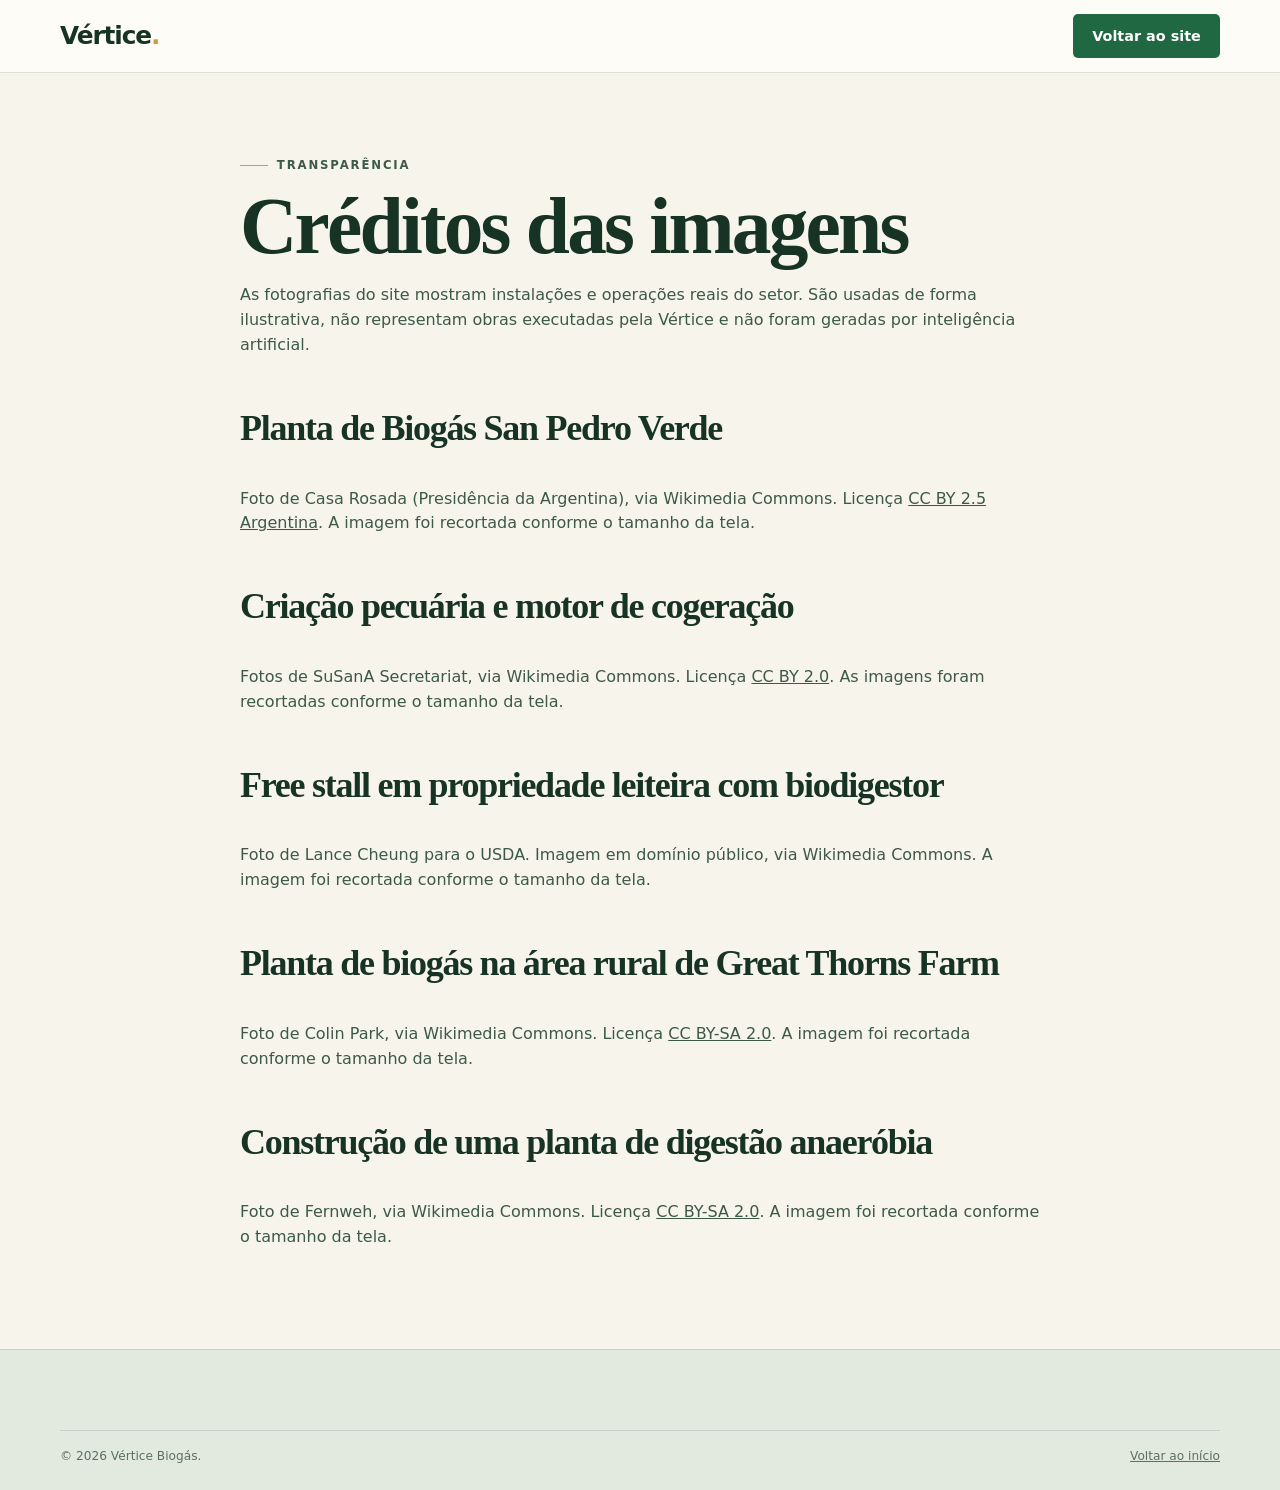
<file: creditos-imagens.html>
<!doctype html>
<html lang="pt-BR">
<head>
  <meta charset="utf-8">
  <meta name="viewport" content="width=device-width,initial-scale=1">
  <title>Créditos das imagens | Vértice Biogás</title>
  <meta name="robots" content="noindex">
  <link rel="stylesheet" href="/styles.css">
</head>
<body>
  <header class="nav"><div class="container nav-inner"><a class="brand" href="/">Vértice<span>.</span></a><a class="nav-cta" href="/">Voltar ao site</a></div></header>
  <main><section><div class="container article">
    <p class="eyebrow">Transparência</p>
    <h1>Créditos das imagens</h1>
    <p>As fotografias do site mostram instalações e operações reais do setor. São usadas de forma ilustrativa, não representam obras executadas pela Vértice e não foram geradas por inteligência artificial.</p>
    <h2>Planta de Biogás San Pedro Verde</h2>
    <p>Foto de Casa Rosada (Presidência da Argentina), via Wikimedia Commons. Licença <a href="https://creativecommons.org/licenses/by/2.5/ar/">CC BY 2.5 Argentina</a>. A imagem foi recortada conforme o tamanho da tela.</p>
    <h2>Criação pecuária e motor de cogeração</h2>
    <p>Fotos de SuSanA Secretariat, via Wikimedia Commons. Licença <a href="https://creativecommons.org/licenses/by/2.0/">CC BY 2.0</a>. As imagens foram recortadas conforme o tamanho da tela.</p>
    <h2>Free stall em propriedade leiteira com biodigestor</h2>
    <p>Foto de Lance Cheung para o USDA. Imagem em domínio público, via Wikimedia Commons. A imagem foi recortada conforme o tamanho da tela.</p>
    <h2>Planta de biogás na área rural de Great Thorns Farm</h2>
    <p>Foto de Colin Park, via Wikimedia Commons. Licença <a href="https://creativecommons.org/licenses/by-sa/2.0/">CC BY-SA 2.0</a>. A imagem foi recortada conforme o tamanho da tela.</p>
    <h2>Construção de uma planta de digestão anaeróbia</h2>
    <p>Foto de Fernweh, via Wikimedia Commons. Licença <a href="https://creativecommons.org/licenses/by-sa/2.0/">CC BY-SA 2.0</a>. A imagem foi recortada conforme o tamanho da tela.</p>
  </div></section></main>
  <footer><div class="container footer-bottom"><span>© <span data-year></span> Vértice Biogás.</span><a href="/">Voltar ao início</a></div></footer>
  <script src="/script.js" defer></script>
</body>
</html>
</file>
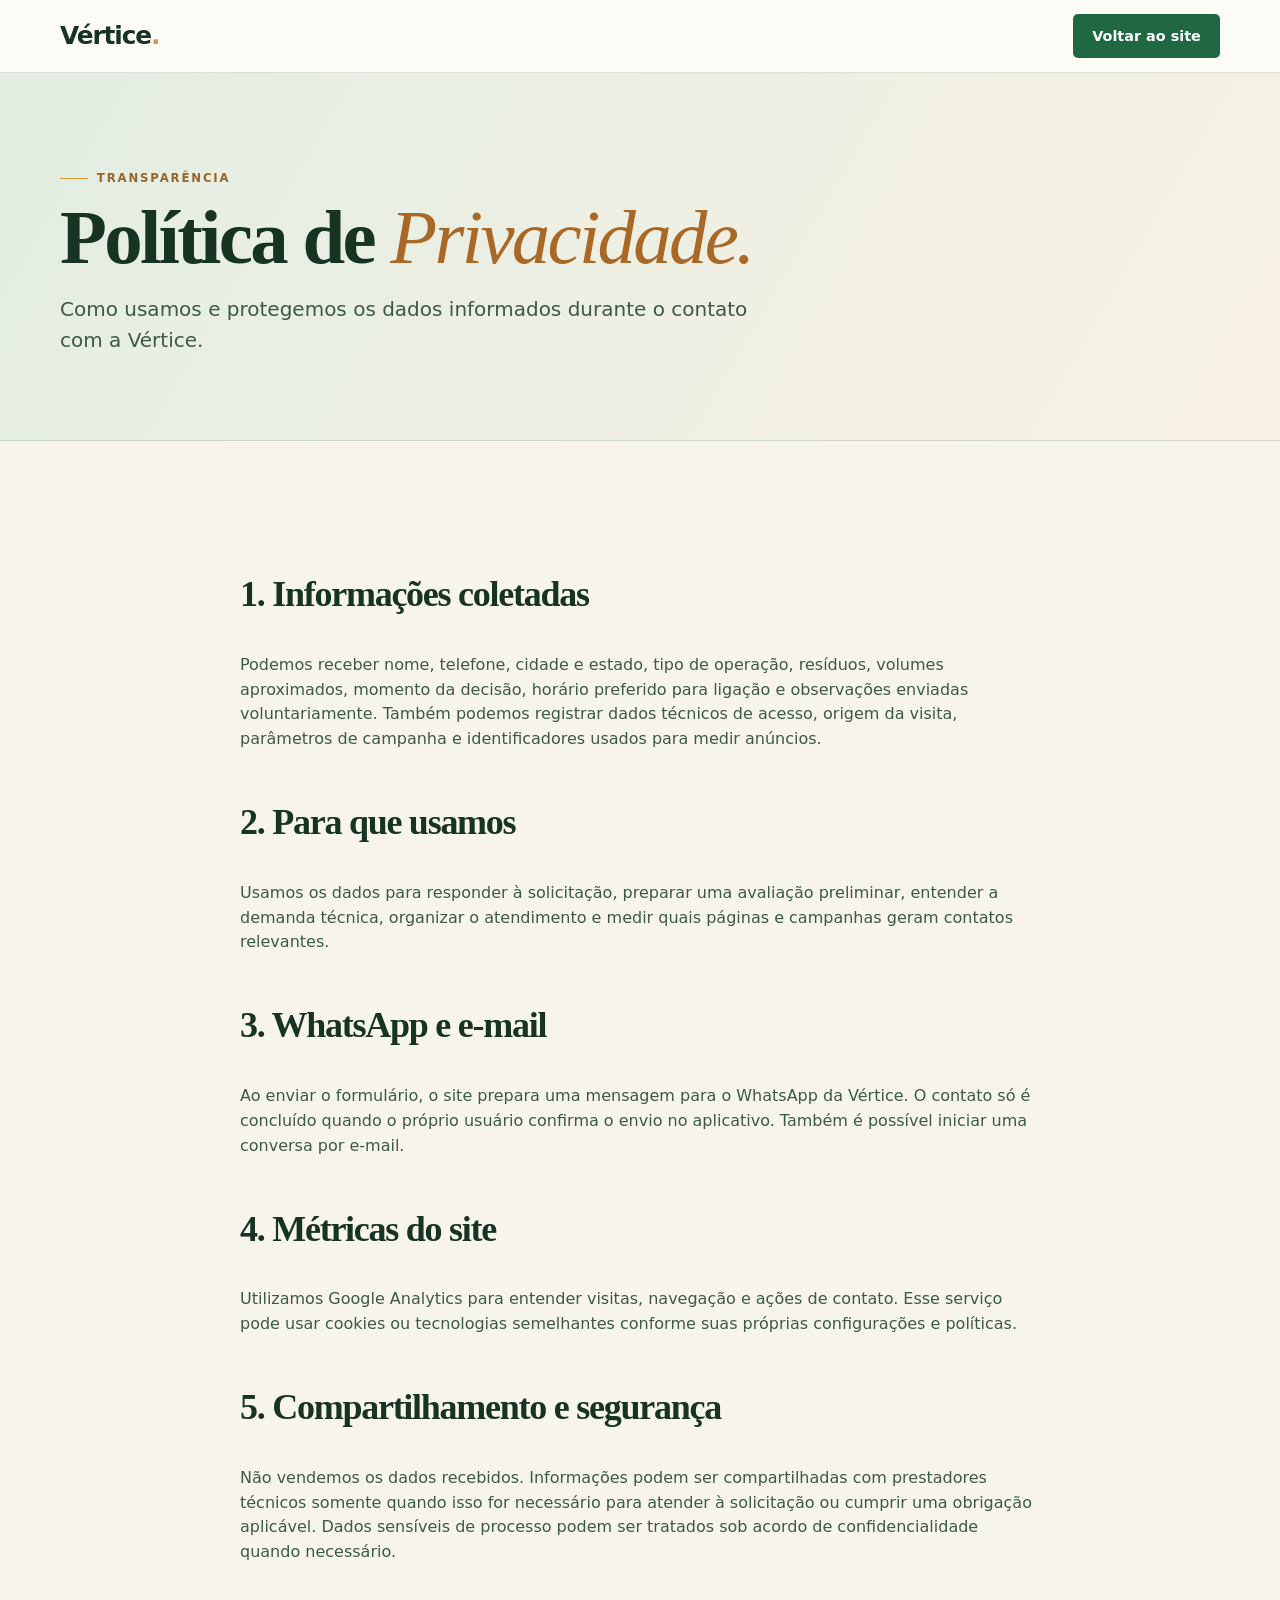
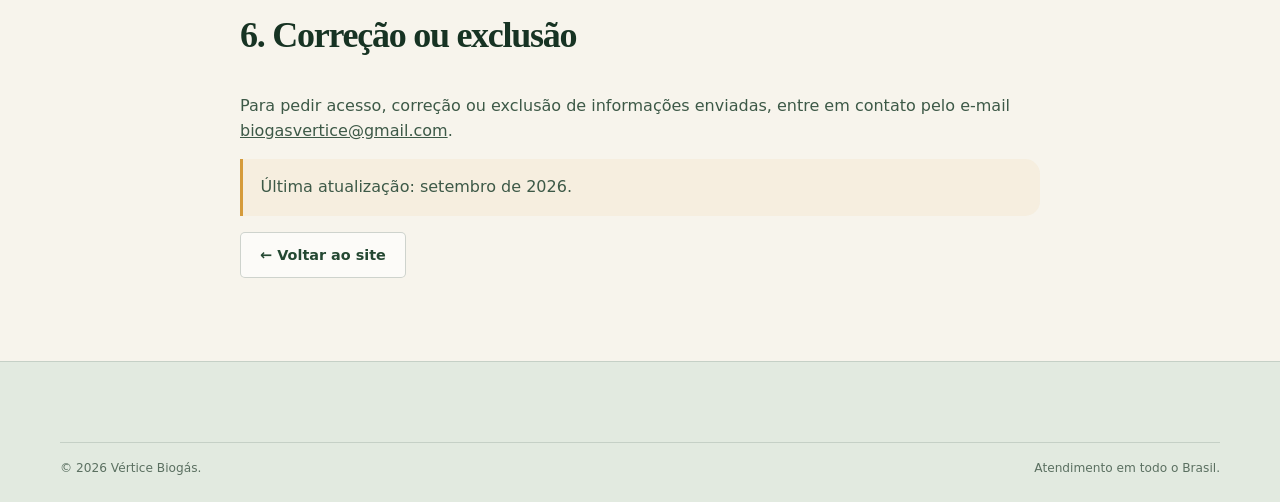
<file: politica-de-privacidade.html>
<!doctype html><html lang="pt-BR"><head><meta charset="utf-8"><meta name="viewport" content="width=device-width,initial-scale=1"><title>Política de Privacidade | Vértice Biogás</title><meta name="description" content="Saiba como a Vértice Biogás trata as informações enviadas pelo site."><link rel="canonical" href="https://verticebiogas.com.br/politica-de-privacidade.html"><link rel="stylesheet" href="/styles.css"></head><body><header class="nav"><div class="container nav-inner"><a class="brand" href="/">Vértice<span>.</span></a><a class="nav-cta" href="/">Voltar ao site</a></div></header><main><section class="page-hero"><div class="container"><p class="eyebrow">Transparência</p><h1>Política de <em>Privacidade.</em></h1><p class="lead">Como usamos e protegemos os dados informados durante o contato com a Vértice.</p></div></section><section><article class="container article"><h2>1. Informações coletadas</h2><p>Podemos receber nome, telefone, cidade e estado, tipo de operação, resíduos, volumes aproximados, momento da decisão, horário preferido para ligação e observações enviadas voluntariamente. Também podemos registrar dados técnicos de acesso, origem da visita, parâmetros de campanha e identificadores usados para medir anúncios.</p><h2>2. Para que usamos</h2><p>Usamos os dados para responder à solicitação, preparar uma avaliação preliminar, entender a demanda técnica, organizar o atendimento e medir quais páginas e campanhas geram contatos relevantes.</p><h2>3. WhatsApp e e-mail</h2><p>Ao enviar o formulário, o site prepara uma mensagem para o WhatsApp da Vértice. O contato só é concluído quando o próprio usuário confirma o envio no aplicativo. Também é possível iniciar uma conversa por e-mail.</p><h2>4. Métricas do site</h2><p>Utilizamos Google Analytics para entender visitas, navegação e ações de contato. Esse serviço pode usar cookies ou tecnologias semelhantes conforme suas próprias configurações e políticas.</p><h2>5. Compartilhamento e segurança</h2><p>Não vendemos os dados recebidos. Informações podem ser compartilhadas com prestadores técnicos somente quando isso for necessário para atender à solicitação ou cumprir uma obrigação aplicável. Dados sensíveis de processo podem ser tratados sob acordo de confidencialidade quando necessário.</p><h2>6. Correção ou exclusão</h2><p>Para pedir acesso, correção ou exclusão de informações enviadas, entre em contato pelo e-mail <a href="mailto:biogasvertice@gmail.com">biogasvertice@gmail.com</a>.</p><p class="notice">Última atualização: setembro de 2026.</p><a class="btn btn-secondary" href="/">← Voltar ao site</a></article></section></main><footer><div class="container footer-bottom"><span>© <span data-year></span> Vértice Biogás.</span><span>Atendimento em todo o Brasil.</span></div></footer><script src="/script.js" defer></script></body></html>
</file>
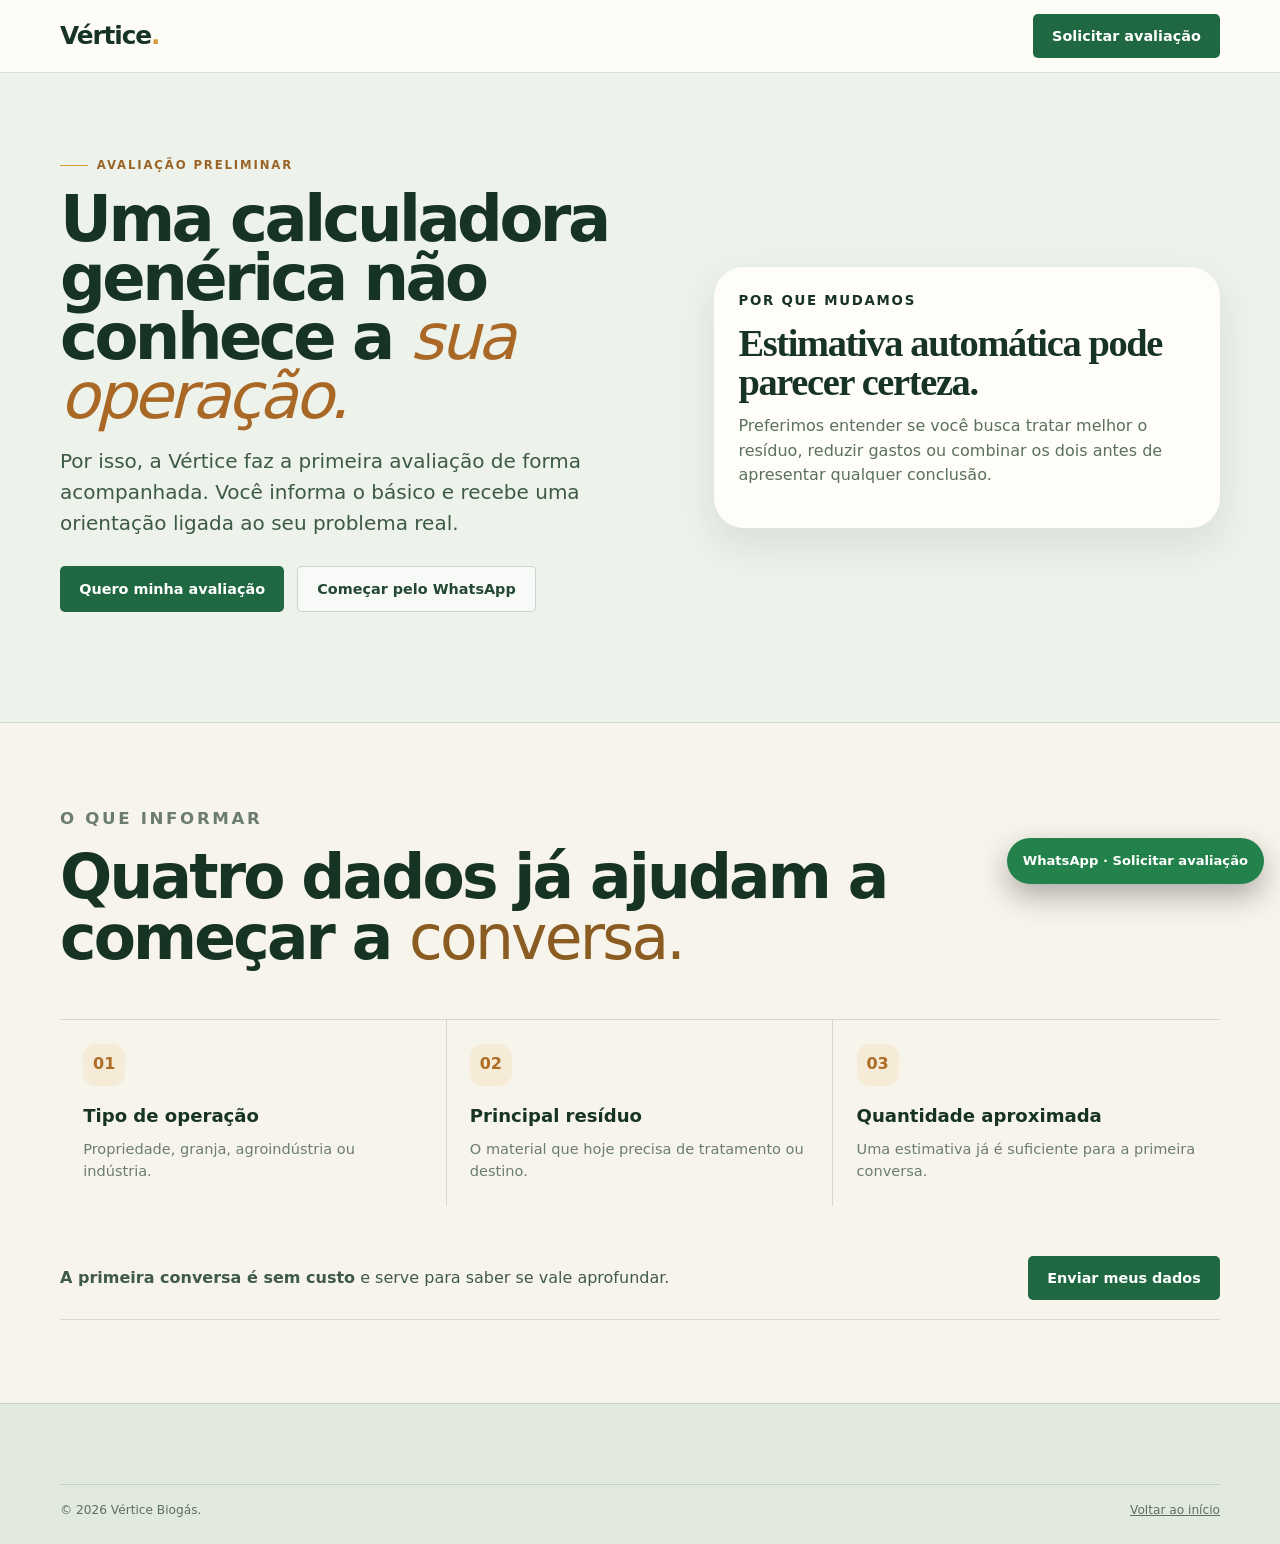
<file: simulador.html>
<!doctype html><html lang="pt-BR"><head>
<meta charset="utf-8"><meta name="viewport" content="width=device-width,initial-scale=1"><title>Avaliação Preliminar de Biogás | Vértice</title><meta name="description" content="Solicite uma avaliação preliminar para entender se o biogás pode ajudar no tratamento do resíduo e na economia da sua operação."><meta name="robots" content="noindex,follow"><link rel="canonical" href="https://verticebiogas.com.br/"><link rel="stylesheet" href="/styles.css"><script async src="https://www.googletagmanager.com/gtag/js?id=G-KVW7XSDNES"></script><script>window.dataLayer=window.dataLayer||[];function gtag(){dataLayer.push(arguments)}gtag('js',new Date());gtag('config','G-KVW7XSDNES');</script>
</head><body class="service-page theme-viability" data-page="avaliação preliminar">
<header class="nav"><div class="container nav-inner"><a class="brand" href="/">Vértice<span>.</span></a><a class="nav-cta" href="/#contato">Solicitar avaliação</a></div></header>
<main><section class="page-hero"><div class="container service-hero-grid"><div><p class="eyebrow">Avaliação preliminar</p><h1>Uma calculadora genérica não conhece a <em>sua operação.</em></h1><p class="lead">Por isso, a Vértice faz a primeira avaliação de forma acompanhada. Você informa o básico e recebe uma orientação ligada ao seu problema real.</p><div class="hero-actions"><a class="btn btn-primary" href="/#contato">Quero minha avaliação</a><a class="btn btn-secondary" data-whatsapp="avaliação preliminar" href="#">Começar pelo WhatsApp</a></div></div><aside class="service-outcome"><small>Por que mudamos</small><h2>Estimativa automática pode parecer certeza.</h2><p>Preferimos entender se você busca tratar melhor o resíduo, reduzir gastos ou combinar os dois antes de apresentar qualquer conclusão.</p></aside></div></section>
<section><div class="container"><div class="section-head"><p class="kicker">O que informar</p><h2>Quatro dados já ajudam a começar a <em>conversa.</em></h2></div><div class="grid-3"><article class="card"><div class="card-number">01</div><h3>Tipo de operação</h3><p>Propriedade, granja, agroindústria ou indústria.</p></article><article class="card"><div class="card-number">02</div><h3>Principal resíduo</h3><p>O material que hoje precisa de tratamento ou destino.</p></article><article class="card"><div class="card-number">03</div><h3>Quantidade aproximada</h3><p>Uma estimativa já é suficiente para a primeira conversa.</p></article></div><div class="section-cta"><p><strong>A primeira conversa é sem custo</strong> e serve para saber se vale aprofundar.</p><a class="btn btn-primary" href="/#contato">Enviar meus dados</a></div></div></section>
</main><footer><div class="container footer-bottom"><span>© <span data-year></span> Vértice Biogás.</span><a href="/">Voltar ao início</a></div></footer><a class="floating" data-whatsapp="avaliação preliminar" href="#">WhatsApp · Solicitar avaliação</a><script src="/script.js" defer></script></body></html>
</file>
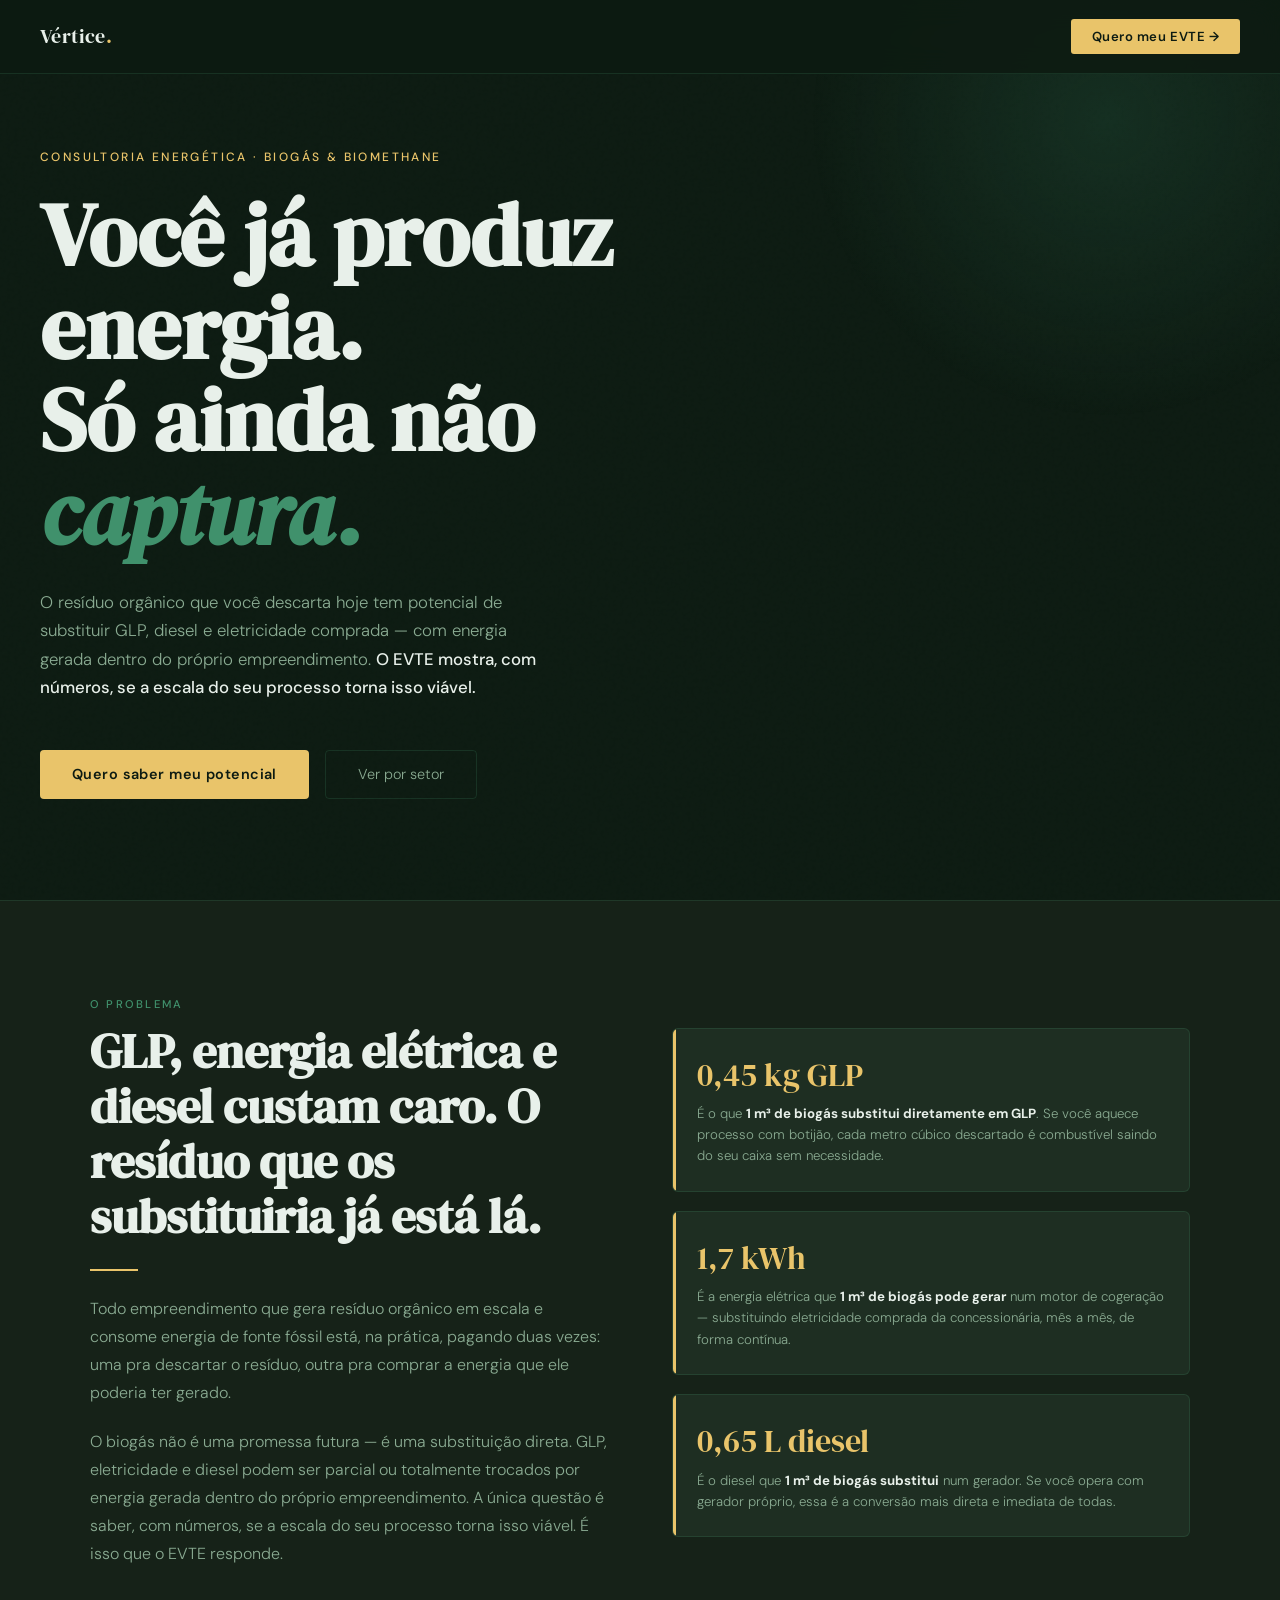
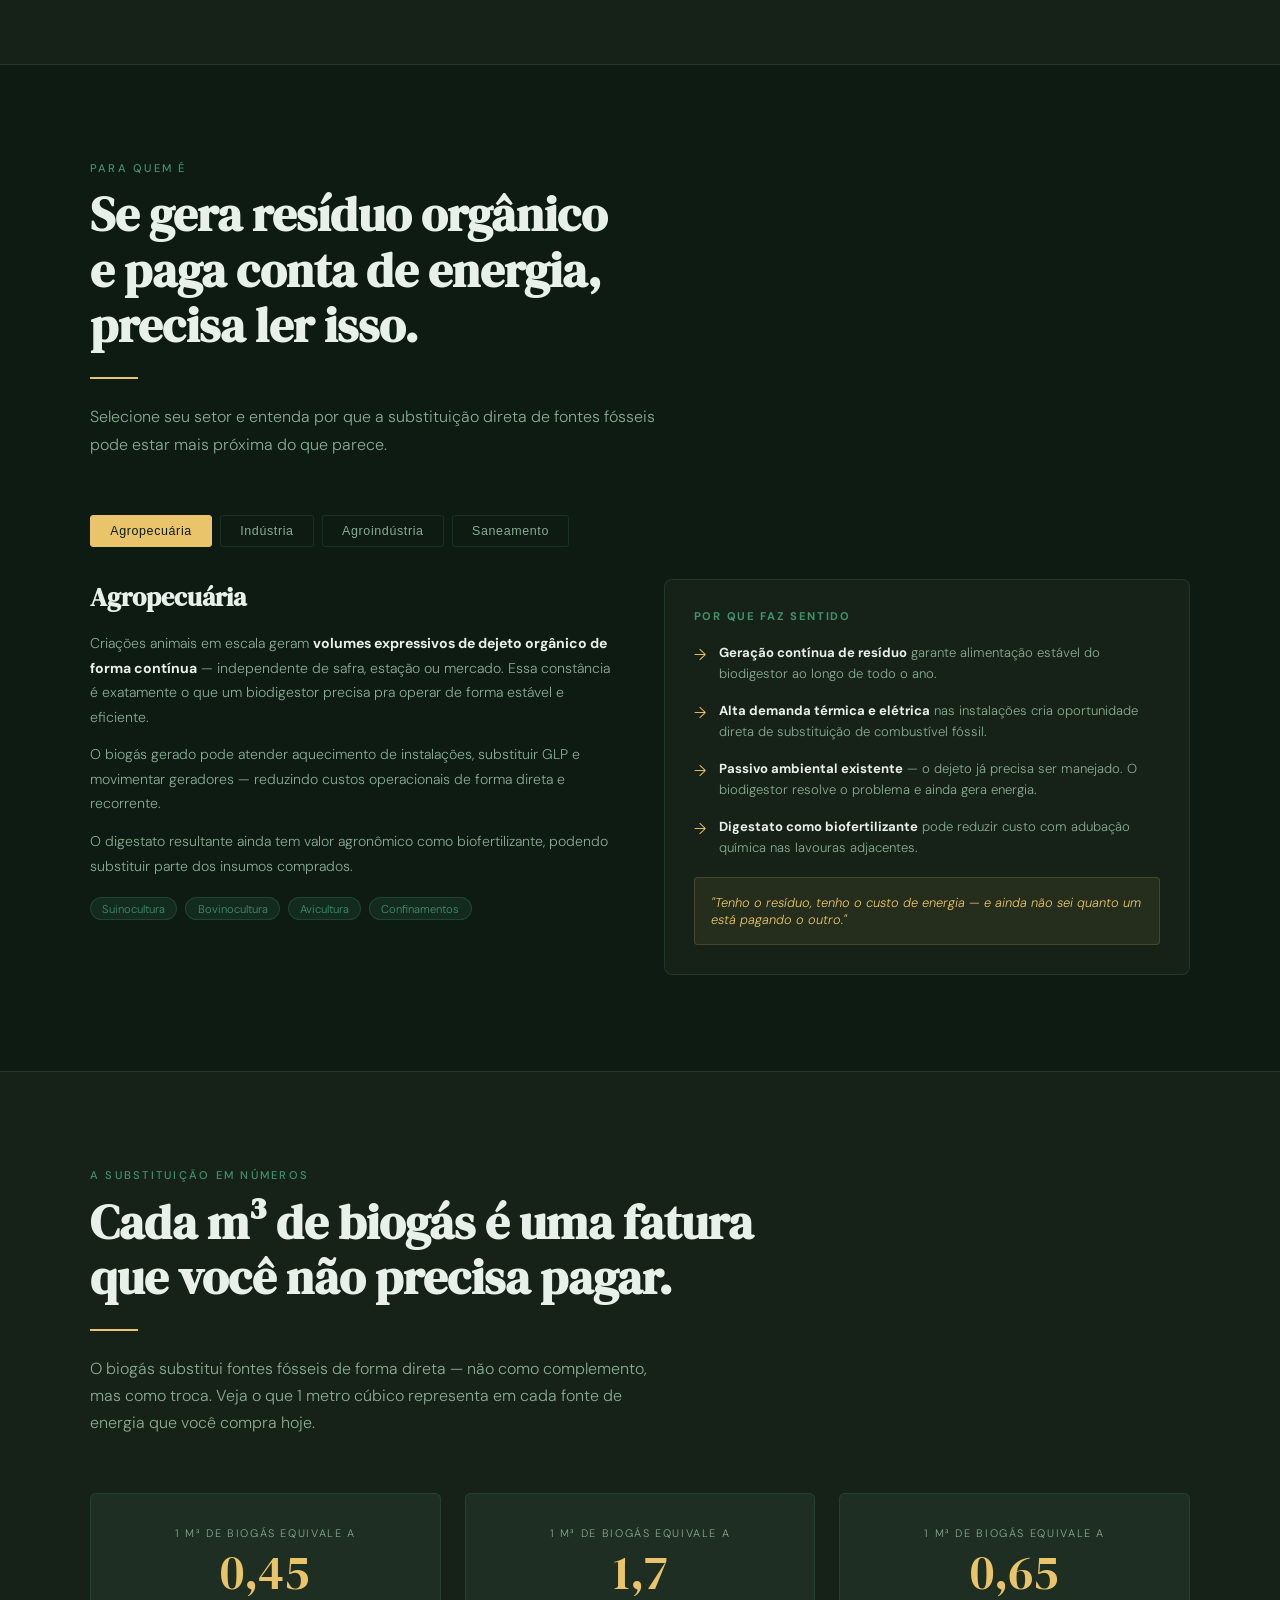
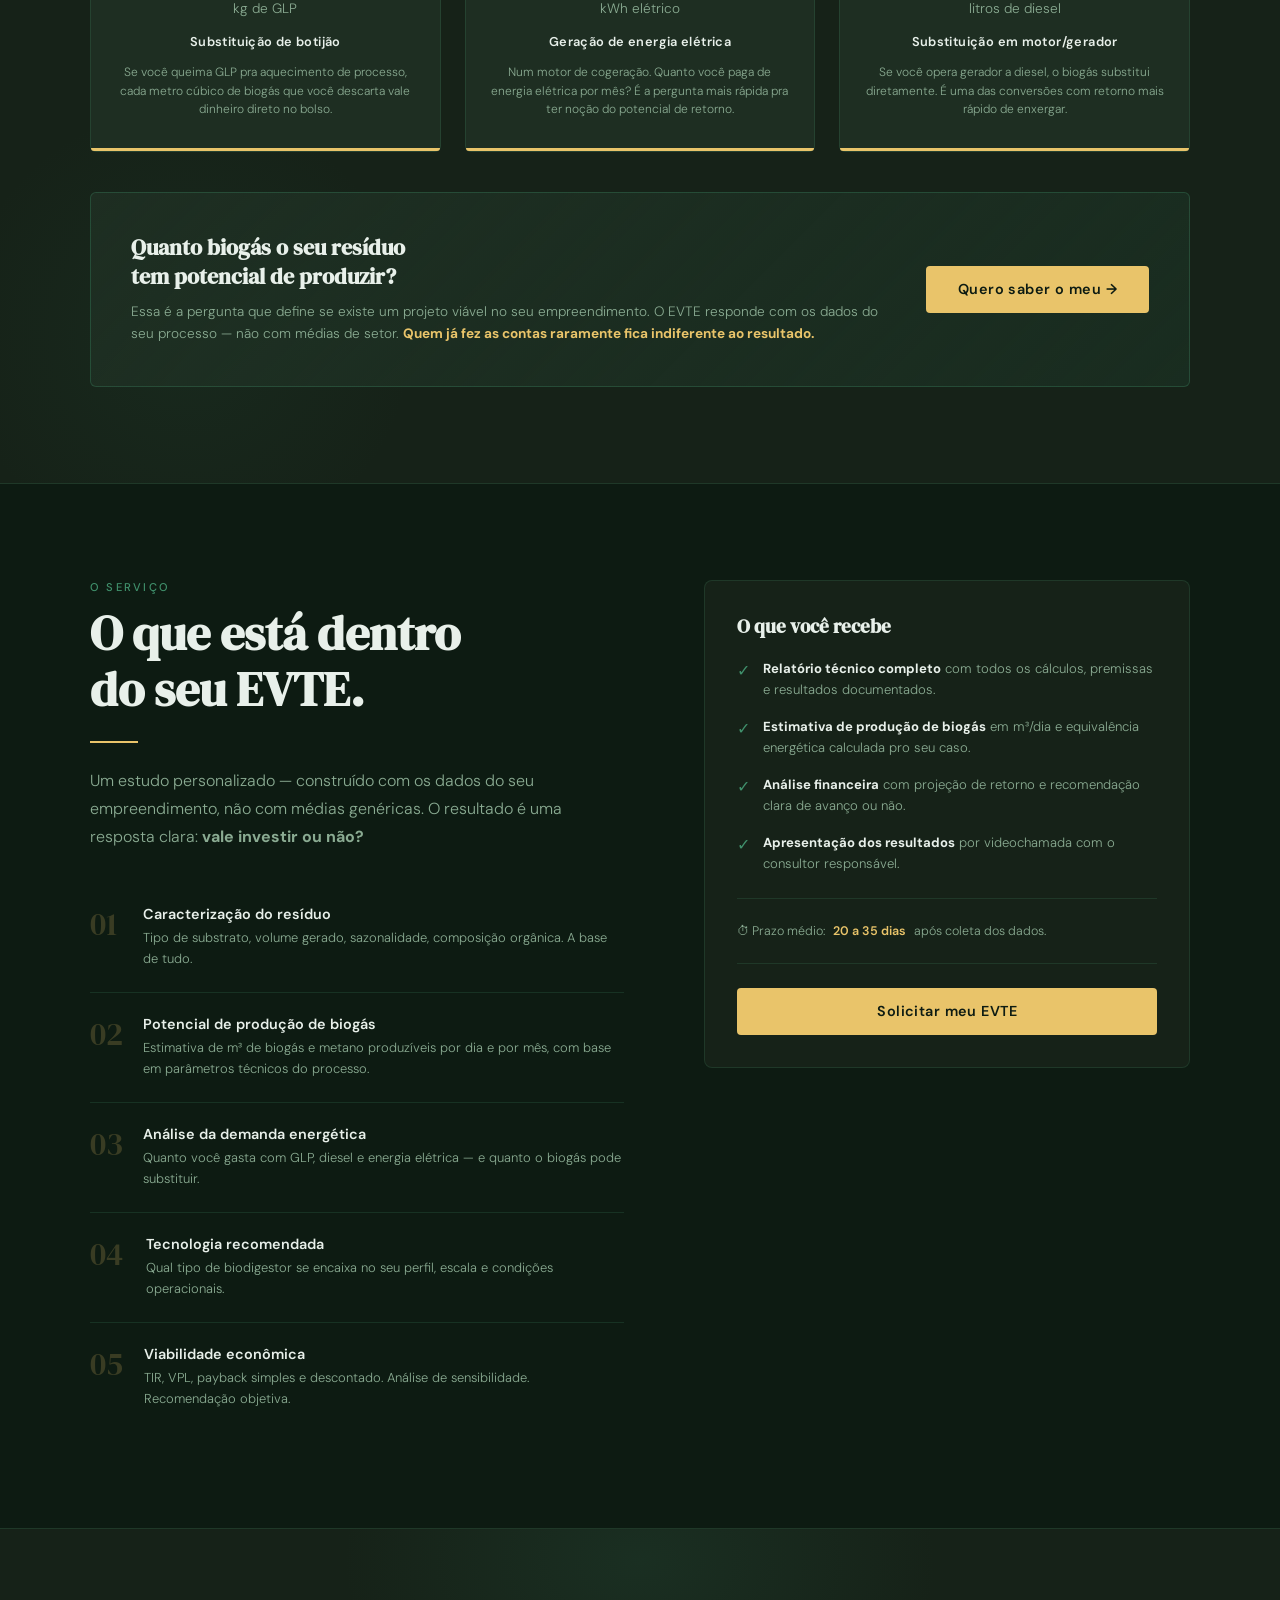
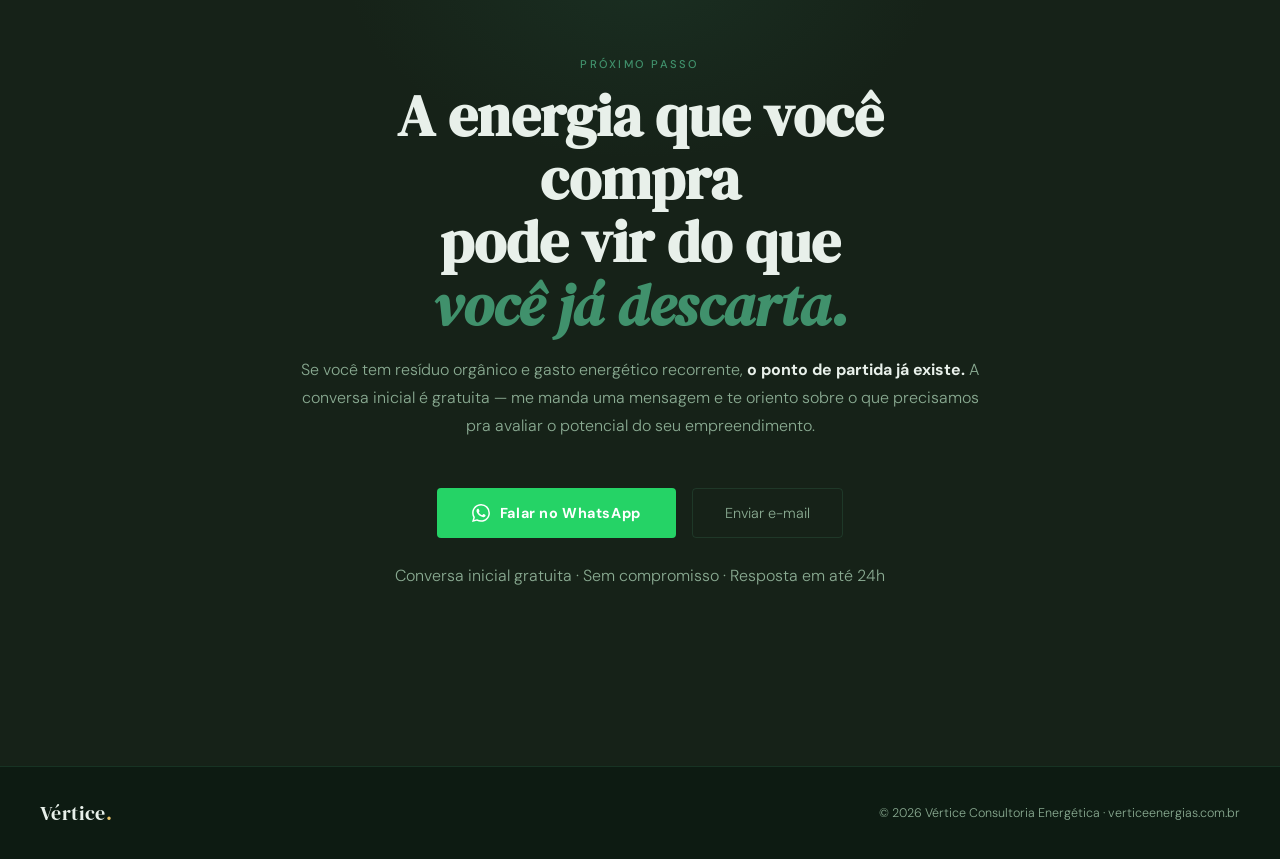
<file: vertice_v3.html>
<!DOCTYPE html>
<html lang="pt-BR">
<head>
<meta charset="UTF-8">
<meta name="viewport" content="width=device-width, initial-scale=1.0">
<title>Vértice Consultoria Energética</title>
<link href="https://fonts.googleapis.com/css2?family=DM+Serif+Display:ital@0;1&family=DM+Sans:wght@300;400;500;600&display=swap" rel="stylesheet">
<style>
  :root {
    --green: #2d6a4f;
    --green-light: #40916c;
    --green-pale: #d8f3dc;
    --amber: #e9c46a;
    --red-warn: #e76f51;
    --dark: #0d1b12;
    --dark-2: #162218;
    --dark-3: #1e2e22;
    --dark-4: #243329;
    --text: #e8f0ea;
    --text-muted: #8aab92;
    --border: rgba(64,145,108,0.2);
  }

  * { margin: 0; padding: 0; box-sizing: border-box; }
  html { scroll-behavior: smooth; }

  body {
    background: var(--dark);
    color: var(--text);
    font-family: 'DM Sans', sans-serif;
    font-weight: 300;
    overflow-x: hidden;
  }

  body::before {
    content: '';
    position: fixed; inset: 0;
    background-image: url("data:image/svg+xml,%3Csvg viewBox='0 0 256 256' xmlns='http://www.w3.org/2000/svg'%3E%3Cfilter id='noise'%3E%3CfeTurbulence type='fractalNoise' baseFrequency='0.9' numOctaves='4' stitchTiles='stitch'/%3E%3C/filter%3E%3Crect width='100%25' height='100%25' filter='url(%23noise)' opacity='0.04'/%3E%3C/svg%3E");
    pointer-events: none; z-index: 0; opacity: 0.4;
  }

  /* NAV */
  nav {
    position: fixed; top: 0; left: 0; right: 0; z-index: 100;
    padding: 1.2rem 2.5rem;
    display: flex; justify-content: space-between; align-items: center;
    background: rgba(13,27,18,0.88);
    backdrop-filter: blur(14px);
    border-bottom: 1px solid var(--border);
  }
  .logo { font-family: 'DM Serif Display', serif; font-size: 1.25rem; letter-spacing: 0.02em; }
  .logo span { color: var(--amber); }
  .nav-cta {
    background: var(--amber); color: var(--dark);
    padding: 0.55rem 1.3rem; border-radius: 3px;
    font-size: 0.82rem; font-weight: 600;
    text-decoration: none; letter-spacing: 0.04em;
    transition: background 0.2s;
  }
  .nav-cta:hover { background: #f5d585; }

  /* ══ HERO (v1) ══ */
  .hero {
    min-height: 100vh;
    display: flex; flex-direction: column; justify-content: center;
    padding: 8rem 2.5rem 5rem;
    position: relative; overflow: hidden;
  }
  .hero::after {
    content: '';
    position: absolute; top: -20%; right: -10%;
    width: 600px; height: 600px;
    background: radial-gradient(circle, rgba(45,106,79,0.25) 0%, transparent 70%);
    pointer-events: none;
  }
  .hero-eyebrow {
    font-size: 0.75rem; font-weight: 500;
    letter-spacing: 0.2em; text-transform: uppercase;
    color: var(--amber); margin-bottom: 1.5rem;
    opacity: 0; animation: fadeUp 0.8s 0.2s forwards;
  }
  .hero h1 {
    font-family: 'DM Serif Display', serif;
    font-size: clamp(2.8rem, 7vw, 5.5rem);
    line-height: 1.05; max-width: 800px; margin-bottom: 1.8rem;
    opacity: 0; animation: fadeUp 0.8s 0.4s forwards;
  }
  .hero h1 em { font-style: italic; color: var(--green-light); }
  .hero-sub {
    font-size: 1.05rem; color: var(--text-muted);
    max-width: 520px; line-height: 1.7; margin-bottom: 3rem;
    opacity: 0; animation: fadeUp 0.8s 0.6s forwards;
  }
  .hero-sub strong { color: var(--text); font-weight: 500; }
  .hero-cta {
    display: flex; gap: 1rem; flex-wrap: wrap;
    opacity: 0; animation: fadeUp 0.8s 0.8s forwards;
  }
  .btn-primary {
    background: var(--amber); color: var(--dark);
    padding: 0.9rem 2rem; border-radius: 4px;
    font-size: 0.9rem; font-weight: 600;
    text-decoration: none; letter-spacing: 0.03em;
    transition: all 0.2s; display: inline-flex; align-items: center; gap: 0.5rem;
  }
  .btn-primary:hover { background: #f5d585; transform: translateY(-2px); }
  .btn-secondary {
    border: 1px solid var(--border); color: var(--text-muted);
    padding: 0.9rem 2rem; border-radius: 4px;
    font-size: 0.9rem; text-decoration: none; transition: all 0.2s;
  }
  .btn-secondary:hover { border-color: var(--green-light); color: var(--text); }

  /* ══ PROBLEMA (v1 cards atualizados) ══ */
  .problema {
    background: var(--dark-2);
    border-top: 1px solid var(--border);
    border-bottom: 1px solid var(--border);
    padding: 6rem 2.5rem;
  }
  .problema-grid {
    display: grid; grid-template-columns: 1fr 1fr;
    gap: 4rem; align-items: center;
    max-width: 1100px; margin: 0 auto;
  }
  @media (max-width: 768px) { .problema-grid { grid-template-columns: 1fr; gap: 2.5rem; } }

  .section-label {
    font-size: 0.7rem; font-weight: 500;
    letter-spacing: 0.2em; text-transform: uppercase;
    color: var(--green-light); margin-bottom: 0.8rem;
  }
  .section-title {
    font-family: 'DM Serif Display', serif;
    font-size: clamp(1.8rem, 4vw, 3rem);
    line-height: 1.15; margin-bottom: 1.2rem;
  }
  .section-body { font-size: 1rem; color: var(--text-muted); line-height: 1.75; max-width: 600px; }
  .divider { width: 48px; height: 2px; background: var(--amber); margin: 1.5rem 0; }

  .stat-block { display: flex; flex-direction: column; gap: 1.2rem; }
  .stat {
    padding: 1.5rem;
    background: var(--dark-3);
    border: 1px solid var(--border); border-radius: 6px;
    position: relative; overflow: hidden;
    transition: border-color 0.3s, transform 0.3s;
  }
  .stat:hover { border-color: rgba(233,196,106,0.4); transform: translateY(-3px); }
  .stat::before {
    content: ''; position: absolute;
    left: 0; top: 0; bottom: 0; width: 3px;
    background: var(--amber);
  }
  .stat-num {
    font-family: 'DM Serif Display', serif;
    font-size: 2rem; color: var(--amber); margin-bottom: 0.4rem;
  }
  .stat-desc { font-size: 0.83rem; color: var(--text-muted); line-height: 1.6; }
  .stat-desc strong { color: var(--text); }

  /* ══ SETORES ══ */
  .setores { padding: 6rem 2.5rem; }
  .setores-inner { max-width: 1100px; margin: 0 auto; }
  .setores-header { margin-bottom: 3.5rem; }

  .contas-tabs {
    display: flex; gap: 0.5rem; margin-bottom: 2rem; flex-wrap: wrap;
  }
  .tab-btn {
    font-size: 0.78rem; font-weight: 500; letter-spacing: 0.05em;
    padding: 0.5rem 1.2rem; border-radius: 3px;
    border: 1px solid var(--border); background: transparent;
    color: var(--text-muted); cursor: pointer; transition: all 0.2s;
  }
  .tab-btn.active { background: var(--amber); color: var(--dark); border-color: var(--amber); }
  .tab-btn:hover:not(.active) { border-color: var(--green-light); color: var(--text); }

  .setor-panel { display: none; }
  .setor-panel.active {
    display: grid; grid-template-columns: 1fr 1fr;
    gap: 3rem; align-items: start;
  }
  @media (max-width: 768px) { .setor-panel.active { grid-template-columns: 1fr; } }

  .setor-info h3 {
    font-family: 'DM Serif Display', serif;
    font-size: 1.6rem; margin-bottom: 1rem;
  }
  .setor-info p {
    font-size: 0.88rem; color: var(--text-muted);
    line-height: 1.75; margin-bottom: 0.8rem;
  }
  .setor-info p strong { color: var(--text); }

  .setor-tags { display: flex; flex-wrap: wrap; gap: 0.5rem; margin-top: 1.2rem; }
  .tag {
    font-size: 0.7rem; padding: 0.2rem 0.7rem;
    background: rgba(45,106,79,0.2);
    border: 1px solid rgba(64,145,108,0.25);
    border-radius: 20px; color: var(--green-light);
  }

  .setor-box {
    background: var(--dark-2);
    border: 1px solid var(--border); border-radius: 8px; padding: 1.8rem;
  }
  .setor-box h4 {
    font-size: 0.7rem; letter-spacing: 0.15em; text-transform: uppercase;
    color: var(--green-light); margin-bottom: 1.2rem;
  }
  .setor-item {
    display: flex; gap: 0.8rem; margin-bottom: 1rem; align-items: flex-start;
  }
  .setor-check { color: var(--amber); flex-shrink: 0; margin-top: 2px; }
  .setor-item p { font-size: 0.82rem; color: var(--text-muted); line-height: 1.6; }
  .setor-item p strong { color: var(--text); }
  .setor-punch {
    margin-top: 1.2rem; padding: 1rem;
    background: rgba(233,196,106,0.07);
    border: 1px solid rgba(233,196,106,0.18);
    border-radius: 4px;
    font-size: 0.8rem; color: var(--amber); font-style: italic;
  }

  /* ══ EQUIVALÊNCIAS ══ */
  .equiv {
    background: var(--dark-2);
    border-top: 1px solid var(--border);
    border-bottom: 1px solid var(--border);
    padding: 6rem 2.5rem; position: relative; overflow: hidden;
  }
  .equiv::before {
    content: ''; position: absolute; bottom: -10%; left: -5%;
    width: 500px; height: 500px;
    background: radial-gradient(circle, rgba(45,106,79,0.1) 0%, transparent 65%);
    pointer-events: none;
  }
  .equiv-inner { max-width: 1100px; margin: 0 auto; }
  .equiv-header { margin-bottom: 3.5rem; }
  .equiv-header p { font-size: 1rem; color: var(--text-muted); line-height: 1.7; max-width: 560px; margin-top: 1rem; }

  .equiv-grid {
    display: grid; grid-template-columns: repeat(3, 1fr);
    gap: 1.5rem; margin-bottom: 2.5rem;
  }
  @media (max-width: 768px) { .equiv-grid { grid-template-columns: 1fr; } }

  .equiv-card {
    background: var(--dark-3);
    border: 1px solid var(--border); border-radius: 6px;
    padding: 2rem 1.5rem; text-align: center; position: relative;
  }
  .equiv-card::after {
    content: ''; position: absolute;
    bottom: 0; left: 0; right: 0; height: 3px;
    background: var(--amber); border-radius: 0 0 6px 6px;
  }
  .equiv-from { font-size: 0.68rem; letter-spacing: 0.15em; text-transform: uppercase; color: var(--text-muted); margin-bottom: 0.5rem; }
  .equiv-num {
    font-family: 'DM Serif Display', serif;
    font-size: 3rem; color: var(--amber);
    line-height: 1; margin-bottom: 0.3rem;
  }
  .equiv-unit { font-size: 0.85rem; color: var(--text-muted); margin-bottom: 1rem; }
  .equiv-label { font-size: 0.8rem; font-weight: 600; color: var(--text); letter-spacing: 0.03em; }
  .equiv-context { margin-top: 0.8rem; font-size: 0.75rem; color: var(--text-muted); line-height: 1.55; }

  .equiv-provocacao {
    background: linear-gradient(135deg, var(--dark-3) 0%, rgba(45,106,79,0.15) 100%);
    border: 1px solid rgba(64,145,108,0.3);
    border-radius: 6px; padding: 2.5rem;
    display: grid; grid-template-columns: 1fr auto;
    gap: 2rem; align-items: center;
  }
  @media (max-width: 640px) { .equiv-provocacao { grid-template-columns: 1fr; } }
  .equiv-provocacao h3 {
    font-family: 'DM Serif Display', serif;
    font-size: 1.4rem; line-height: 1.3; margin-bottom: 0.6rem;
  }
  .equiv-provocacao p { font-size: 0.85rem; color: var(--text-muted); line-height: 1.65; }
  .equiv-provocacao p strong { color: var(--amber); }

  /* ══ EVTE ══ */
  .evte { padding: 6rem 2.5rem; }
  .evte-inner {
    max-width: 1100px; margin: 0 auto;
    display: grid; grid-template-columns: 1.1fr 1fr;
    gap: 5rem; align-items: start;
  }
  @media (max-width: 900px) { .evte-inner { grid-template-columns: 1fr; gap: 3rem; } }

  .evte-steps { margin-top: 2rem; }
  .step {
    display: flex; gap: 1.5rem; padding: 1.4rem 0;
    border-bottom: 1px solid var(--border);
  }
  .step:last-child { border-bottom: none; }
  .step-n {
    font-family: 'DM Serif Display', serif;
    font-size: 2rem; color: rgba(233,196,106,0.2);
    min-width: 1.8rem; line-height: 1; padding-top: 0.2rem;
  }
  .step h4 { font-size: 0.9rem; font-weight: 600; margin-bottom: 0.3rem; }
  .step p { font-size: 0.81rem; color: var(--text-muted); line-height: 1.6; }

  .evte-right { position: sticky; top: 7rem; }
  .evte-box {
    background: var(--dark-2);
    border: 1px solid var(--border); border-radius: 8px; padding: 2rem;
  }
  .evte-box h3 { font-family: 'DM Serif Display', serif; font-size: 1.2rem; margin-bottom: 1.2rem; }
  .evte-item { display: flex; gap: 0.8rem; margin-bottom: 1rem; align-items: flex-start; }
  .evte-check { color: var(--green-light); flex-shrink: 0; margin-top: 2px; }
  .evte-item p { font-size: 0.82rem; color: var(--text-muted); line-height: 1.6; }
  .evte-item p strong { color: var(--text); }
  .evte-separator { border: none; border-top: 1px solid var(--border); margin: 1.5rem 0; }
  .evte-prazo { font-size: 0.78rem; color: var(--text-muted); display: flex; align-items: center; gap: 0.5rem; }
  .evte-prazo span { color: var(--amber); font-weight: 600; }

  /* ══ CTA FINAL ══ */
  .cta-final {
    background: var(--dark-2);
    border-top: 1px solid var(--border);
    padding: 8rem 2.5rem; text-align: center;
    position: relative; overflow: hidden;
  }
  .cta-final::before {
    content: ''; position: absolute; top: -20%; left: 50%;
    transform: translateX(-50%);
    width: 600px; height: 400px;
    background: radial-gradient(ellipse, rgba(45,106,79,0.18) 0%, transparent 70%);
    pointer-events: none;
  }
  .cta-final-inner { max-width: 680px; margin: 0 auto; position: relative; z-index: 1; }
  .cta-final h2 {
    font-family: 'DM Serif Display', serif;
    font-size: clamp(2.2rem, 5vw, 3.6rem);
    line-height: 1.1; margin-bottom: 1.2rem;
  }
  .cta-final h2 em { font-style: italic; color: var(--green-light); }
  .cta-final p { font-size: 1rem; color: var(--text-muted); line-height: 1.75; margin-bottom: 3rem; }
  .cta-final p strong { color: var(--text); }

  .cta-buttons { display: flex; gap: 1rem; justify-content: center; flex-wrap: wrap; }
  .btn-wpp {
    background: #25d366; color: #fff;
    padding: 1rem 2.2rem; border-radius: 4px;
    font-size: 0.9rem; font-weight: 700;
    text-decoration: none; letter-spacing: 0.04em;
    transition: all 0.25s; display: flex; align-items: center; gap: 0.6rem;
  }
  .btn-wpp:hover { background: #1ebe5d; transform: translateY(-2px); }
  .cta-nota { margin-top: 1.5rem; font-size: 0.78rem; color: var(--text-muted); }

  /* FOOTER */
  footer {
    padding: 2rem 2.5rem;
    border-top: 1px solid var(--border);
    display: flex; justify-content: space-between;
    align-items: center; flex-wrap: wrap; gap: 1rem;
  }
  footer p { font-size: 0.78rem; color: var(--text-muted); }

  /* ANIMAÇÕES */
  @keyframes fadeUp {
    from { opacity: 0; transform: translateY(24px); }
    to   { opacity: 1; transform: translateY(0); }
  }
  .fi {
    opacity: 0; transform: translateY(20px);
    transition: opacity 0.75s ease, transform 0.75s ease;
  }
  .fi.vis { opacity: 1; transform: translateY(0); }
  .fi-d2 { transition-delay: 0.15s; }
  .fi-d3 { transition-delay: 0.28s; }

  @media (max-width: 600px) {
    nav, .hero, .problema, .setores, .equiv, .evte, .cta-final, footer { padding-left: 1.2rem; padding-right: 1.2rem; }
  }
</style>
</head>
<body>

<!-- NAV -->
<nav>
  <div class="logo">Vértice<span>.</span></div>
  <a href="#contato" class="nav-cta">Quero meu EVTE →</a>
</nav>

<!-- ═══ HERO (v1) ═══ -->
<section class="hero">
  <div class="hero-eyebrow">Consultoria Energética · Biogás & Biomethane</div>
  <h1>Você já produz energia.<br>Só ainda não <em>captura.</em></h1>
  <p class="hero-sub">
    O resíduo orgânico que você descarta hoje tem potencial de substituir GLP, diesel e eletricidade comprada — com energia gerada dentro do próprio empreendimento. <strong>O EVTE mostra, com números, se a escala do seu processo torna isso viável.</strong>
  </p>
  <div class="hero-cta">
    <a href="#contato" class="btn-primary">Quero saber meu potencial</a>
    <a href="#setores" class="btn-secondary">Ver por setor</a>
  </div>
</section>

<!-- ═══ PROBLEMA (v1 + cards atualizados) ═══ -->
<section class="problema">
  <div class="problema-grid">
    <div class="fi">
      <div class="section-label">O problema</div>
      <h2 class="section-title">GLP, energia elétrica e diesel custam caro. O resíduo que os substituiria já está lá.</h2>
      <div class="divider"></div>
      <p class="section-body">
        Todo empreendimento que gera resíduo orgânico em escala e consome energia de fonte fóssil está, na prática, pagando duas vezes: uma pra descartar o resíduo, outra pra comprar a energia que ele poderia ter gerado.
      </p>
      <br>
      <p class="section-body">
        O biogás não é uma promessa futura — é uma substituição direta. GLP, eletricidade e diesel podem ser parcial ou totalmente trocados por energia gerada dentro do próprio empreendimento. A única questão é saber, com números, se a escala do seu processo torna isso viável. É isso que o EVTE responde.
      </p>
    </div>
    <div class="stat-block fi fi-d2">
      <div class="stat">
        <div class="stat-num">0,45 kg GLP</div>
        <div class="stat-desc">É o que <strong>1 m³ de biogás substitui diretamente em GLP</strong>. Se você aquece processo com botijão, cada metro cúbico descartado é combustível saindo do seu caixa sem necessidade.</div>
      </div>
      <div class="stat">
        <div class="stat-num">1,7 kWh</div>
        <div class="stat-desc">É a energia elétrica que <strong>1 m³ de biogás pode gerar</strong> num motor de cogeração — substituindo eletricidade comprada da concessionária, mês a mês, de forma contínua.</div>
      </div>
      <div class="stat">
        <div class="stat-num">0,65 L diesel</div>
        <div class="stat-desc">É o diesel que <strong>1 m³ de biogás substitui</strong> num gerador. Se você opera com gerador próprio, essa é a conversão mais direta e imediata de todas.</div>
      </div>
    </div>
  </div>
</section>

<!-- ═══ SETORES ═══ -->
<section class="setores" id="setores">
  <div class="setores-inner">
    <div class="fi setores-header">
      <div class="section-label">Para quem é</div>
      <h2 class="section-title">Se gera resíduo orgânico<br>e paga conta de energia,<br>precisa ler isso.</h2>
      <div class="divider"></div>
      <p class="section-body">Selecione seu setor e entenda por que a substituição direta de fontes fósseis pode estar mais próxima do que parece.</p>
    </div>

    <div class="contas-tabs fi fi-d2">
      <button class="tab-btn active" onclick="showTab('suino', this)">Agropecuária</button>
      <button class="tab-btn" onclick="showTab('industria', this)">Indústria</button>
      <button class="tab-btn" onclick="showTab('agroindustria', this)">Agroindústria</button>
      <button class="tab-btn" onclick="showTab('saneamento', this)">Saneamento</button>
    </div>

    <!-- AGROPECUÁRIA -->
    <div class="setor-panel active" id="tab-suino">
      <div class="setor-info">
        <h3>Agropecuária</h3>
        <p>Criações animais em escala geram <strong>volumes expressivos de dejeto orgânico de forma contínua</strong> — independente de safra, estação ou mercado. Essa constância é exatamente o que um biodigestor precisa pra operar de forma estável e eficiente.</p>
        <p>O biogás gerado pode atender aquecimento de instalações, substituir GLP e movimentar geradores — reduzindo custos operacionais de forma direta e recorrente.</p>
        <p>O digestato resultante ainda tem valor agronômico como biofertilizante, podendo substituir parte dos insumos comprados.</p>
        <div class="setor-tags">
          <span class="tag">Suinocultura</span>
          <span class="tag">Bovinocultura</span>
          <span class="tag">Avicultura</span>
          <span class="tag">Confinamentos</span>
        </div>
      </div>
      <div class="setor-box">
        <h4>Por que faz sentido</h4>
        <div class="setor-item">
          <div class="setor-check">→</div>
          <p><strong>Geração contínua de resíduo</strong> garante alimentação estável do biodigestor ao longo de todo o ano.</p>
        </div>
        <div class="setor-item">
          <div class="setor-check">→</div>
          <p><strong>Alta demanda térmica e elétrica</strong> nas instalações cria oportunidade direta de substituição de combustível fóssil.</p>
        </div>
        <div class="setor-item">
          <div class="setor-check">→</div>
          <p><strong>Passivo ambiental existente</strong> — o dejeto já precisa ser manejado. O biodigestor resolve o problema e ainda gera energia.</p>
        </div>
        <div class="setor-item">
          <div class="setor-check">→</div>
          <p><strong>Digestato como biofertilizante</strong> pode reduzir custo com adubação química nas lavouras adjacentes.</p>
        </div>
        <div class="setor-punch">
          "Tenho o resíduo, tenho o custo de energia — e ainda não sei quanto um está pagando o outro."
        </div>
      </div>
    </div>

    <!-- INDÚSTRIA -->
    <div class="setor-panel" id="tab-industria">
      <div class="setor-info">
        <h3>Indústria alimentícia</h3>
        <p>Laticínios, frigoríficos e processadoras de alimentos geram efluentes com <strong>alta carga orgânica</strong> — e hoje arcam com o custo do tratamento desses efluentes sem nenhum retorno energético.</p>
        <p>A digestão anaeróbia transforma esse passivo em ativo: o efluente que você paga pra tratar passa a gerar energia térmica pra uso interno, reduzindo a conta de GLP diretamente.</p>
        <p>Em muitos casos, o projeto paga parte de si mesmo pela redução dos custos de tratamento de efluentes — o que melhora significativamente a viabilidade econômica.</p>
        <div class="setor-tags">
          <span class="tag">Laticínios</span>
          <span class="tag">Frigoríficos</span>
          <span class="tag">Processadoras</span>
          <span class="tag">Bebidas</span>
        </div>
      </div>
      <div class="setor-box">
        <h4>Por que faz sentido</h4>
        <div class="setor-item">
          <div class="setor-check">→</div>
          <p><strong>Efluente com alto potencial biometanogênico</strong> — soro de leite, sangue e água de lavagem são substratos ricos em matéria orgânica degradável.</p>
        </div>
        <div class="setor-item">
          <div class="setor-check">→</div>
          <p><strong>Custo duplo evitado</strong> — reduz gastos com tratamento de efluente e com energia ao mesmo tempo.</p>
        </div>
        <div class="setor-item">
          <div class="setor-check">→</div>
          <p><strong>Demanda térmica alta e contínua</strong> em processos como pasteurização, cozimento e aquecimento — ideal pra uso direto do biogás.</p>
        </div>
        <div class="setor-item">
          <div class="setor-check">→</div>
          <p><strong>Melhora no desempenho ambiental</strong> da empresa — relevante pra certificações e relações com clientes exigentes.</p>
        </div>
        <div class="setor-punch">
          "Pago pra tratar o efluente e pago pra comprar energia. O EVTE vai mostrar se posso parar de fazer os dois."
        </div>
      </div>
    </div>

    <!-- AGROINDÚSTRIA -->
    <div class="setor-panel" id="tab-agroindustria">
      <div class="setor-info">
        <h3>Agroindústria</h3>
        <p>Usinas de cana, processadoras de oleaginosas e produtores de etanol geram <strong>efluentes em volumes industriais</strong> com potencial biometanogênico comprovado e amplamente documentado na literatura técnica.</p>
        <p>A vinhaça, por exemplo, já percorre longas distâncias pra fertirrigação — com biodigestão prévia, agrega valor energético antes de seguir pro campo, sem comprometer o uso agronômico do digestato.</p>
        <p>A escala da agroindústria cria oportunidades tanto pra uso interno quanto pra venda de biometano comprimido ao mercado.</p>
        <div class="setor-tags">
          <span class="tag">Usinas de cana</span>
          <span class="tag">Etanol</span>
          <span class="tag">Oleaginosas</span>
          <span class="tag">Amido</span>
        </div>
      </div>
      <div class="setor-box">
        <h4>Por que faz sentido</h4>
        <div class="setor-item">
          <div class="setor-check">→</div>
          <p><strong>Volume de efluente em escala industrial</strong> garante produção de biogás em quantidade suficiente pra projetos de grande porte.</p>
        </div>
        <div class="setor-item">
          <div class="setor-check">→</div>
          <p><strong>Potencial biometanogênico comprovado</strong> — vinhaça, soro e outros efluentes agroindustriais são substratos bem caracterizados tecnicamente.</p>
        </div>
        <div class="setor-item">
          <div class="setor-check">→</div>
          <p><strong>Dupla destinação possível</strong> — uso interno pra energia ou venda de biometano ao mercado, dependendo da escala e da logística.</p>
        </div>
        <div class="setor-item">
          <div class="setor-check">→</div>
          <p><strong>Compatível com fertirrigação existente</strong> — o digestato mantém valor agronômico e pode seguir pra aplicação no campo normalmente.</p>
        </div>
        <div class="setor-punch">
          "Tenho volume de efluente suficiente pra um projeto relevante. Falta saber se os números fecham no meu caso."
        </div>
      </div>
    </div>

    <!-- SANEAMENTO -->
    <div class="setor-panel" id="tab-saneamento">
      <div class="setor-info">
        <h3>Saneamento</h3>
        <p>Estações de tratamento de esgoto com reatores anaeróbios <strong>já produzem biogás hoje</strong> — a maioria simplesmente queima ou lança na atmosfera sem nenhum aproveitamento. Capturar e usar esse gás é a oportunidade mais direta do setor.</p>
        <p>Com gerador a biogás, a ETE pode reduzir significativamente sua dependência da rede elétrica — o que representa economia operacional real pra municípios e concessionárias.</p>
        <p>Aterros sanitários têm dinâmica diferente, mas potencial igualmente relevante — com biogás gerado pela decomposição do resíduo sólido urbano ao longo de décadas.</p>
        <div class="setor-tags">
          <span class="tag">ETEs</span>
          <span class="tag">Aterros sanitários</span>
          <span class="tag">Concessões municipais</span>
          <span class="tag">RSU</span>
        </div>
      </div>
      <div class="setor-box">
        <h4>Por que faz sentido</h4>
        <div class="setor-item">
          <div class="setor-check">→</div>
          <p><strong>Biogás já está sendo produzido</strong> em ETEs com tratamento anaeróbio — o aproveitamento é uma decisão operacional, não um projeto do zero.</p>
        </div>
        <div class="setor-item">
          <div class="setor-check">→</div>
          <p><strong>Redução do custo elétrico operacional</strong> da própria ETE — relevante pra municípios e concessionárias com contratos de concessão.</p>
        </div>
        <div class="setor-item">
          <div class="setor-check">→</div>
          <p><strong>Redução de emissões de metano</strong> — o biogás que hoje vai pra atmosfera é GEE potente. Capturar e queimar gera crédito de carbono.</p>
        </div>
        <div class="setor-item">
          <div class="setor-check">→</div>
          <p><strong>Aterros têm produção de longo prazo</strong> — o biogás de aterro é gerado por décadas, criando base pra projetos com retorno sustentado.</p>
        </div>
        <div class="setor-punch">
          "O biogás já está sendo gerado. A única decisão pendente é se vamos continuar descartando ou começar a usar."
        </div>
      </div>
    </div>
  </div>
</section>

<!-- ═══ EQUIVALÊNCIAS ═══ -->
<section class="equiv">
  <div class="equiv-inner">
    <div class="equiv-header fi">
      <div class="section-label">A substituição em números</div>
      <h2 class="section-title">Cada m³ de biogás é uma fatura<br>que você não precisa pagar.</h2>
      <div class="divider"></div>
      <p>O biogás substitui fontes fósseis de forma direta — não como complemento, mas como troca. Veja o que 1 metro cúbico representa em cada fonte de energia que você compra hoje.</p>
    </div>
    <div class="equiv-grid">
      <div class="equiv-card fi">
        <div class="equiv-from">1 m³ de biogás equivale a</div>
        <div class="equiv-num">0,45</div>
        <div class="equiv-unit">kg de GLP</div>
        <div class="equiv-label">Substituição de botijão</div>
        <div class="equiv-context">Se você queima GLP pra aquecimento de processo, cada metro cúbico de biogás que você descarta vale dinheiro direto no bolso.</div>
      </div>
      <div class="equiv-card fi fi-d2">
        <div class="equiv-from">1 m³ de biogás equivale a</div>
        <div class="equiv-num">1,7</div>
        <div class="equiv-unit">kWh elétrico</div>
        <div class="equiv-label">Geração de energia elétrica</div>
        <div class="equiv-context">Num motor de cogeração. Quanto você paga de energia elétrica por mês? É a pergunta mais rápida pra ter noção do potencial de retorno.</div>
      </div>
      <div class="equiv-card fi fi-d3">
        <div class="equiv-from">1 m³ de biogás equivale a</div>
        <div class="equiv-num">0,65</div>
        <div class="equiv-unit">litros de diesel</div>
        <div class="equiv-label">Substituição em motor/gerador</div>
        <div class="equiv-context">Se você opera gerador a diesel, o biogás substitui diretamente. É uma das conversões com retorno mais rápido de enxergar.</div>
      </div>
    </div>
    <div class="equiv-provocacao fi">
      <div>
        <h3>Quanto biogás o seu resíduo<br>tem potencial de produzir?</h3>
        <p>Essa é a pergunta que define se existe um projeto viável no seu empreendimento. O EVTE responde com os dados do seu processo — não com médias de setor. <strong>Quem já fez as contas raramente fica indiferente ao resultado.</strong></p>
      </div>
      <a href="#contato" class="btn-primary" style="white-space:nowrap;">Quero saber o meu →</a>
    </div>
  </div>
</section>

<!-- ═══ EVTE ═══ -->
<section class="evte" id="evte">
  <div class="evte-inner">
    <div>
      <div class="fi">
        <div class="section-label">O serviço</div>
        <h2 class="section-title">O que está dentro<br>do seu EVTE.</h2>
        <div class="divider"></div>
        <p class="section-body">Um estudo personalizado — construído com os dados do seu empreendimento, não com médias genéricas. O resultado é uma resposta clara: <strong>vale investir ou não?</strong></p>
      </div>
      <div class="evte-steps fi fi-d2">
        <div class="step">
          <div class="step-n">01</div>
          <div><h4>Caracterização do resíduo</h4><p>Tipo de substrato, volume gerado, sazonalidade, composição orgânica. A base de tudo.</p></div>
        </div>
        <div class="step">
          <div class="step-n">02</div>
          <div><h4>Potencial de produção de biogás</h4><p>Estimativa de m³ de biogás e metano produzíveis por dia e por mês, com base em parâmetros técnicos do processo.</p></div>
        </div>
        <div class="step">
          <div class="step-n">03</div>
          <div><h4>Análise da demanda energética</h4><p>Quanto você gasta com GLP, diesel e energia elétrica — e quanto o biogás pode substituir.</p></div>
        </div>
        <div class="step">
          <div class="step-n">04</div>
          <div><h4>Tecnologia recomendada</h4><p>Qual tipo de biodigestor se encaixa no seu perfil, escala e condições operacionais.</p></div>
        </div>
        <div class="step">
          <div class="step-n">05</div>
          <div><h4>Viabilidade econômica</h4><p>TIR, VPL, payback simples e descontado. Análise de sensibilidade. Recomendação objetiva.</p></div>
        </div>
      </div>
    </div>

    <div class="evte-right">
      <div class="evte-box fi fi-d2">
        <h3>O que você recebe</h3>
        <div class="evte-item">
          <div class="evte-check">✓</div>
          <p><strong>Relatório técnico completo</strong> com todos os cálculos, premissas e resultados documentados.</p>
        </div>
        <div class="evte-item">
          <div class="evte-check">✓</div>
          <p><strong>Estimativa de produção de biogás</strong> em m³/dia e equivalência energética calculada pro seu caso.</p>
        </div>
        <div class="evte-item">
          <div class="evte-check">✓</div>
          <p><strong>Análise financeira</strong> com projeção de retorno e recomendação clara de avanço ou não.</p>
        </div>
        <div class="evte-item">
          <div class="evte-check">✓</div>
          <p><strong>Apresentação dos resultados</strong> por videochamada com o consultor responsável.</p>
        </div>
        <hr class="evte-separator">
        <div class="evte-prazo">⏱ Prazo médio: <span>20 a 35 dias</span> após coleta dos dados.</div>
        <hr class="evte-separator">
        <a href="#contato" class="btn-primary" style="display:block;text-align:center;">Solicitar meu EVTE</a>
      </div>
    </div>
  </div>
</section>

<!-- ═══ CTA FINAL ═══ -->
<section class="cta-final" id="contato">
  <div class="cta-final-inner fi">
    <div class="section-label">Próximo passo</div>
    <h2>A energia que você compra<br>pode vir do que<br><em>você já descarta.</em></h2>
    <p>Se você tem resíduo orgânico e gasto energético recorrente, <strong>o ponto de partida já existe.</strong> A conversa inicial é gratuita — me manda uma mensagem e te oriento sobre o que precisamos pra avaliar o potencial do seu empreendimento.</p>
    <div class="cta-buttons">
      <a href="https://wa.me/5519XXXXXXXX?text=Olá!%20Tenho%20interesse%20em%20um%20EVTE%20de%20biogás.%20Meu%20empreendimento%20é..." class="btn-wpp" target="_blank">
        <svg width="18" height="18" viewBox="0 0 24 24" fill="currentColor"><path d="M17.472 14.382c-.297-.149-1.758-.867-2.03-.967-.273-.099-.471-.148-.67.15-.197.297-.767.966-.94 1.164-.173.199-.347.223-.644.075-.297-.15-1.255-.463-2.39-1.475-.883-.788-1.48-1.761-1.653-2.059-.173-.297-.018-.458.13-.606.134-.133.298-.347.446-.52.149-.174.198-.298.298-.497.099-.198.05-.371-.025-.52-.075-.149-.669-1.612-.916-2.207-.242-.579-.487-.5-.669-.51-.173-.008-.371-.01-.57-.01-.198 0-.52.074-.792.372-.272.297-1.04 1.016-1.04 2.479 0 1.462 1.065 2.875 1.213 3.074.149.198 2.096 3.2 5.077 4.487.709.306 1.262.489 1.694.625.712.227 1.36.195 1.871.118.571-.085 1.758-.719 2.006-1.413.248-.694.248-1.289.173-1.413-.074-.124-.272-.198-.57-.347m-5.421 7.403h-.004a9.87 9.87 0 01-5.031-1.378l-.361-.214-3.741.982.998-3.648-.235-.374a9.86 9.86 0 01-1.51-5.26c.001-5.45 4.436-9.884 9.888-9.884 2.64 0 5.122 1.03 6.988 2.898a9.825 9.825 0 012.893 6.994c-.003 5.45-4.437 9.884-9.885 9.884m8.413-18.297A11.815 11.815 0 0012.05 0C5.495 0 .16 5.335.157 11.892c0 2.096.547 4.142 1.588 5.945L.057 24l6.305-1.654a11.882 11.882 0 005.683 1.448h.005c6.554 0 11.89-5.335 11.893-11.893a11.821 11.821 0 00-3.48-8.413z"/></svg>
        Falar no WhatsApp
      </a>
      <a href="mailto:contato@verticeenergias.com.br" class="btn-secondary">Enviar e-mail</a>
    </div>
    <p class="cta-nota">Conversa inicial gratuita · Sem compromisso · Resposta em até 24h</p>
  </div>
</section>

<footer>
  <div class="logo">Vértice<span>.</span></div>
  <p>© 2026 Vértice Consultoria Energética · verticeenergias.com.br</p>
</footer>

<script>
  const obs = new IntersectionObserver(entries => {
    entries.forEach(e => { if (e.isIntersecting) { e.target.classList.add('vis'); obs.unobserve(e.target); } });
  }, { threshold: 0.1 });
  document.querySelectorAll('.fi').forEach(el => obs.observe(el));

  function showTab(id, btn) {
    document.querySelectorAll('.setor-panel').forEach(p => p.classList.remove('active'));
    document.querySelectorAll('.tab-btn').forEach(b => b.classList.remove('active'));
    document.getElementById('tab-' + id).classList.add('active');
    btn.classList.add('active');
  }
</script>
</body>
</html>
</file>
<file: styles.css>
:root{--bg:#09130d;--bg2:#0e1d14;--panel:#13271a;--panel2:#172e1f;--text:#f5f2e9;--soft:#d7d8cd;--muted:#9ca99e;--gold:#e2aa49;--gold2:#f1c46d;--green:#58b678;--line:rgba(255,255,255,.11);--shadow:0 22px 70px rgba(0,0,0,.28);--radius:26px;--serif:Georgia,"Times New Roman",serif;--sans:Inter,system-ui,-apple-system,"Segoe UI",sans-serif}
*{box-sizing:border-box}html{scroll-behavior:smooth}body{margin:0;background:var(--bg);color:var(--text);font-family:var(--sans);line-height:1.55}body::before{content:"";position:fixed;inset:0;pointer-events:none;background:radial-gradient(circle at 80% 5%,rgba(80,159,101,.12),transparent 32%),radial-gradient(circle at 15% 40%,rgba(226,170,73,.06),transparent 26%);z-index:-1}a{color:inherit}img{max-width:100%;display:block}.container{width:min(1160px,calc(100% - 2rem));margin-inline:auto}.skip{position:absolute;left:-9999px}.skip:focus{left:1rem;top:1rem;z-index:999;background:#fff;color:#000;padding:.8rem}
.nav{position:sticky;top:0;z-index:100;background:rgba(9,19,13,.88);border-bottom:1px solid var(--line);backdrop-filter:blur(16px)}.nav-inner{height:76px;display:flex;align-items:center;justify-content:space-between;gap:1.4rem}.brand{text-decoration:none;font-family:var(--serif);font-size:1.55rem;font-weight:700;letter-spacing:-.02em}.brand span{color:var(--gold)}.nav-links{display:flex;align-items:center;gap:1.35rem}.nav-links a{text-decoration:none;color:var(--soft);font-size:.89rem;font-weight:650}.nav-links a:hover{color:#fff}.nav-cta,.btn{display:inline-flex;align-items:center;justify-content:center;gap:.5rem;text-decoration:none;border:0;border-radius:999px;padding:.88rem 1.15rem;font:800 .9rem/1 var(--sans);cursor:pointer;transition:.2s}.nav-cta,.btn-primary{background:var(--gold);color:#142014}.btn-primary:hover,.nav-cta:hover{background:var(--gold2);transform:translateY(-1px)}.btn-secondary{background:rgba(255,255,255,.06);border:1px solid var(--line);color:var(--text)}.btn-secondary:hover{border-color:rgba(226,170,73,.6);background:rgba(255,255,255,.09)}.menu-btn{display:none;border:1px solid var(--line);background:transparent;color:#fff;width:44px;height:44px;border-radius:50%;font-size:1.2rem}
.hero{position:relative;overflow:hidden;padding:7rem 0 5.5rem;min-height:680px;display:flex;align-items:center}.hero::after{content:"";position:absolute;inset:0;background:linear-gradient(90deg,rgba(9,19,13,.98) 0%,rgba(9,19,13,.88) 50%,rgba(9,19,13,.32) 100%);z-index:-1}.hero-image{position:absolute;inset:0;width:100%;height:100%;object-fit:cover;filter:saturate(.75) brightness(.55);z-index:-2}.hero-grid{display:grid;grid-template-columns:minmax(0,1.25fr) minmax(280px,.6fr);gap:4rem;align-items:center}.eyebrow{display:flex;align-items:center;gap:.55rem;color:var(--gold2);text-transform:uppercase;letter-spacing:.16em;font-size:.73rem;font-weight:850;margin:0 0 1rem}.eyebrow::before{content:"";width:28px;height:1px;background:var(--gold)}h1,h2,h3,p{margin-top:0}h1,h2,.display{font-family:var(--serif);letter-spacing:-.035em}h1{font-size:clamp(3rem,6.2vw,5.8rem);line-height:.92;margin-bottom:1.25rem;max-width:850px}h1 em,h2 em{color:var(--gold2);font-weight:400}.lead{font-size:clamp(1.05rem,1.8vw,1.25rem);color:var(--soft);max-width:720px;line-height:1.55}.hero-actions{display:flex;flex-wrap:wrap;gap:.8rem;margin:1.7rem 0}.hero-note{display:flex;flex-wrap:wrap;gap:.8rem 1.4rem;color:var(--muted);font-size:.86rem}.hero-note span::before{content:"✓";color:var(--green);font-weight:900;margin-right:.4rem}.hero-card{background:linear-gradient(180deg,rgba(23,46,31,.96),rgba(12,27,18,.94));border:1px solid var(--line);border-radius:var(--radius);box-shadow:var(--shadow);padding:1.5rem}.hero-card strong{font-family:var(--serif);font-size:1.55rem;line-height:1.1;display:block;margin-bottom:.8rem}.check-list{list-style:none;padding:0;margin:1rem 0 0;display:grid;gap:.75rem}.check-list li{padding:.72rem .8rem;border:1px solid rgba(255,255,255,.08);border-radius:14px;background:rgba(255,255,255,.035);font-size:.88rem;color:var(--soft)}.check-list li::before{content:"→";color:var(--gold);font-weight:900;margin-right:.55rem}
.trustbar{border-block:1px solid var(--line);background:rgba(255,255,255,.025)}.trust-grid{display:grid;grid-template-columns:repeat(4,1fr)}.trust-item{padding:1.3rem;border-right:1px solid var(--line)}.trust-item:last-child{border:0}.trust-item strong{display:block;color:#fff;font-size:.92rem}.trust-item span{color:var(--muted);font-size:.8rem}
section{padding:6.5rem 0}.section-head{max-width:780px;margin-bottom:2.2rem}.kicker{color:var(--gold2);text-transform:uppercase;letter-spacing:.16em;font-size:.72rem;font-weight:850;margin-bottom:.85rem}.section-head h2,.split h2,.contact-copy h2{font-size:clamp(2.4rem,4.8vw,4.4rem);line-height:1}.section-head>p,.split-copy>p,.contact-copy>p{color:var(--muted);font-size:1.04rem;max-width:720px}.grid-3{display:grid;grid-template-columns:repeat(3,1fr);gap:1rem}.card{background:linear-gradient(180deg,rgba(23,46,31,.84),rgba(13,29,19,.88));border:1px solid var(--line);border-radius:var(--radius);padding:1.45rem}.card-number{width:42px;height:42px;border-radius:13px;display:grid;place-items:center;background:rgba(226,170,73,.13);color:var(--gold2);font-weight:900;margin-bottom:1rem}.card h3{font-size:1.13rem;margin-bottom:.5rem}.card p{color:var(--muted);font-size:.91rem;margin-bottom:0}.audience-card{position:relative;min-height:330px;overflow:hidden;text-decoration:none;display:flex;align-items:flex-end}.audience-card img{position:absolute;inset:0;width:100%;height:100%;object-fit:cover;filter:saturate(.75) brightness(.45);transition:.35s}.audience-card::after{content:"";position:absolute;inset:0;background:linear-gradient(0deg,rgba(9,19,13,.96),rgba(9,19,13,.04) 85%)}.audience-card>div{position:relative;z-index:1;padding:1.35rem}.audience-card h3{font-family:var(--serif);font-size:1.75rem;margin-bottom:.35rem}.audience-card:hover img{transform:scale(1.035);filter:saturate(.9) brightness(.5)}.audience-card span{font-size:.82rem;color:var(--gold2);font-weight:800}
.muted-section{background:rgba(255,255,255,.022);border-block:1px solid var(--line)}.journey{display:grid;grid-template-columns:repeat(4,1fr);gap:1rem}.journey .card{position:relative;padding-top:4.2rem}.journey .card::before{content:attr(data-step);position:absolute;top:1.25rem;left:1.35rem;color:var(--gold2);font:700 1.55rem/1 var(--serif)}.journey .card:last-child{grid-column:span 2}.journey .card:nth-last-child(2){grid-column:span 2}.split{display:grid;grid-template-columns:1fr 1fr;gap:3rem;align-items:center}.panel{border:1px solid var(--line);border-radius:var(--radius);background:linear-gradient(145deg,var(--panel2),#0c1d13);padding:1.5rem;box-shadow:var(--shadow)}.deliverables{display:grid;gap:.8rem}.deliverable{display:grid;grid-template-columns:auto 1fr;gap:.8rem;padding:.9rem;border:1px solid rgba(255,255,255,.08);border-radius:15px;background:rgba(255,255,255,.03)}.deliverable b{color:var(--gold2)}.deliverable p{margin:0;color:var(--muted);font-size:.88rem}.fit{display:grid;grid-template-columns:1fr 1fr;gap:1rem}.fit .panel h3{font-size:1.2rem}.fit-list{list-style:none;padding:0;margin:0;display:grid;gap:.65rem}.fit-list li{color:var(--soft);font-size:.91rem}.fit-list li::before{content:"✓";color:var(--green);margin-right:.55rem;font-weight:900}.fit-no li::before{content:"—";color:var(--muted)}
.person{display:grid;grid-template-columns:210px 1fr;gap:1.4rem;align-items:center}.person img{width:210px;height:260px;object-fit:cover;object-position:50% 23%;border-radius:22px}.person p{color:var(--muted)}.tag{display:inline-flex;border:1px solid var(--line);border-radius:99px;padding:.35rem .6rem;color:var(--soft);font-size:.78rem;margin:.2rem}
.faq{display:grid;gap:.7rem;max-width:900px}.faq details{border:1px solid var(--line);border-radius:18px;background:rgba(255,255,255,.025);padding:1rem 1.15rem}.faq summary{cursor:pointer;font-weight:800;list-style:none}.faq summary::after{content:"+";float:right;color:var(--gold);font-size:1.2rem}.faq details[open] summary::after{content:"–"}.faq p{margin:.8rem 0 0;color:var(--muted)}
.contact{background:linear-gradient(135deg,#142c1d,#0a170f);border-top:1px solid var(--line)}.contact-grid{display:grid;grid-template-columns:.85fr 1.15fr;gap:3rem;align-items:start}.contact-points{display:grid;gap:.8rem;margin:1.5rem 0}.contact-point{color:var(--soft);font-size:.9rem}.contact-point::before{content:"✓";color:var(--green);font-weight:900;margin-right:.6rem}.form-card{background:#f4f1e7;color:#17231a;border-radius:28px;padding:1.5rem;box-shadow:var(--shadow)}.form-card h3{font-family:var(--serif);font-size:1.65rem;margin-bottom:.25rem}.form-card>p{color:#5b675e;font-size:.9rem}.form-grid{display:grid;grid-template-columns:1fr 1fr;gap:.85rem}.field{display:grid;gap:.35rem}.field.full{grid-column:1/-1}.field label{font-size:.77rem;font-weight:850;color:#3b493f}.field input,.field select,.field textarea{width:100%;border:1px solid #cbd1ca;border-radius:13px;background:#fff;padding:.82rem .85rem;color:#162219;font:500 .9rem var(--sans);outline:none}.field textarea{min-height:84px;resize:vertical}.field input:focus,.field select:focus,.field textarea:focus{border-color:#4d8d62;box-shadow:0 0 0 3px rgba(77,141,98,.12)}.choice{display:grid;grid-template-columns:1fr 1fr;gap:.65rem}.choice label{display:flex;gap:.55rem;align-items:center;border:1px solid #cbd1ca;border-radius:13px;background:#fff;padding:.8rem;font-size:.82rem}.form-card .btn{width:100%;margin-top:.95rem}.privacy{color:#68736b;font-size:.73rem;margin:.75rem 0 0}.success{display:none;text-align:center;padding:2rem .5rem}.success.show{display:block}.success-mark{width:56px;height:56px;display:grid;place-items:center;border-radius:50%;background:#d6f0df;color:#1d6a39;font-size:1.4rem;font-weight:900;margin:0 auto .8rem}.honeypot{position:absolute!important;left:-9999px!important}
.cta-band{padding:2.2rem 0;background:var(--gold);color:#182318}.cta-row{display:flex;align-items:center;justify-content:space-between;gap:1rem}.cta-row h2{font-size:clamp(1.7rem,3vw,2.5rem);margin:0}.cta-row .btn{background:#142319;color:#fff}
footer{padding:3rem 0 1.5rem;background:#071009;border-top:1px solid var(--line)}.footer-grid{display:grid;grid-template-columns:1.4fr 1fr 1fr;gap:2rem}.footer-grid p,.footer-grid a{color:var(--muted);font-size:.86rem;text-decoration:none}.footer-links{display:grid;gap:.45rem}.footer-grid h3{font-size:.92rem;margin-bottom:.8rem}.footer-bottom{border-top:1px solid var(--line);margin-top:2rem;padding-top:1rem;color:var(--muted);font-size:.76rem;display:flex;justify-content:space-between;gap:1rem}.floating{position:fixed;right:1rem;bottom:1rem;z-index:70;background:#24ca68;color:#07170d;border-radius:999px;padding:.8rem 1rem;text-decoration:none;font-weight:850;font-size:.82rem;box-shadow:0 12px 30px rgba(0,0,0,.3)}
.page-hero{padding:6rem 0 4rem;background:linear-gradient(120deg,#0c1c12,#173421);border-bottom:1px solid var(--line)}.page-hero h1{font-size:clamp(2.8rem,6vw,5rem)}.article{max-width:800px}.article h2{font-size:2.25rem;margin-top:2.7rem}.article p,.article li{color:var(--soft)}.breadcrumbs{color:var(--muted);font-size:.78rem;margin-bottom:1.5rem}.breadcrumbs a{text-decoration:none}.notice{border-left:3px solid var(--gold);padding:1rem 1.1rem;background:rgba(226,170,73,.08);border-radius:0 15px 15px 0;color:var(--soft)}
@media(max-width:900px){.nav-links{display:none}.menu-btn{display:block}.nav-links.open{position:absolute;top:76px;left:0;right:0;background:#0b1810;border-bottom:1px solid var(--line);padding:1rem;display:grid}.hero{padding-top:5rem;min-height:auto}.hero-grid,.split,.contact-grid{grid-template-columns:1fr}.hero-card{max-width:600px}.trust-grid{grid-template-columns:1fr 1fr}.trust-item:nth-child(2){border-right:0}.grid-3{grid-template-columns:1fr 1fr}.journey{grid-template-columns:1fr 1fr}.journey .card:last-child,.journey .card:nth-last-child(2){grid-column:auto}.footer-grid{grid-template-columns:1fr 1fr}.footer-grid>div:first-child{grid-column:1/-1}}
@media(max-width:600px){.nav-cta{display:none}.hero{padding:4.5rem 0}.hero-actions .btn{width:100%}h1{font-size:3.15rem}.trust-grid,.grid-3,.journey,.fit,.form-grid,.footer-grid{grid-template-columns:1fr}.trust-item{border-right:0;border-bottom:1px solid var(--line)}.trust-item:last-child{border-bottom:0}.person{grid-template-columns:1fr}.person img{width:100%;height:340px}.field.full,.footer-grid>div:first-child{grid-column:auto}.choice{grid-template-columns:1fr}.cta-row,.footer-bottom{align-items:flex-start;flex-direction:column}.floating{left:1rem;right:1rem;text-align:center}section{padding:4.6rem 0}.contact{padding-bottom:6rem}}
@media(prefers-reduced-motion:reduce){html{scroll-behavior:auto}*{transition:none!important}}

/* Home: decision funnel */
.hero-decision .decision-card{padding:1.8rem}.decision-card .kicker{margin:.2rem 0 .55rem}.decision-card strong{font-size:1.7rem}.decision-arrow{color:var(--gold);font-size:2rem;line-height:1;text-align:center;margin:.9rem 0}.moment-section{background:linear-gradient(180deg,#09130d,#0d1d13)}.moment-grid{display:grid;grid-template-columns:repeat(2,1fr);gap:1rem}.moment-card{min-height:285px;display:flex;flex-direction:column;text-decoration:none;border-radius:28px;padding:1.5rem;border:1px solid var(--line);transition:.25s;position:relative;overflow:hidden}.moment-card::after{content:"";position:absolute;width:180px;height:180px;border-radius:50%;right:-70px;bottom:-90px;background:currentColor;opacity:.08}.moment-card>span{width:40px;height:40px;border:1px solid currentColor;border-radius:50%;display:grid;place-items:center;font-weight:900}.moment-card>p{text-transform:uppercase;letter-spacing:.13em;font-size:.68rem;font-weight:850;margin:1.4rem 0 .5rem}.moment-card h3{font:700 clamp(1.45rem,2.5vw,2.1rem)/1.08 var(--serif);max-width:480px}.moment-card small{color:var(--soft);font-size:.9rem;max-width:480px}.moment-card b{margin-top:auto;padding-top:1.2rem;font-size:.84rem}.moment-card:hover{transform:translateY(-4px);border-color:currentColor}.moment-question{color:#f2c96f;background:linear-gradient(135deg,#352b17,#182015)}.moment-offer{color:#7bc69a;background:linear-gradient(135deg,#173826,#11251a)}.moment-project{color:#77b7d5;background:linear-gradient(135deg,#142f3c,#10221c)}.moment-start{color:#e79a6c;background:linear-gradient(135deg,#3b2419,#202116)}.sector-lines{display:grid;gap:.75rem}.sector-lines article{display:grid;grid-template-columns:105px 1fr;gap:1rem;padding:1.15rem;border-bottom:1px solid var(--line)}.sector-lines article>span{color:var(--gold2);text-transform:uppercase;letter-spacing:.1em;font-size:.68rem;font-weight:850}.sector-lines h3{margin:0 0 .25rem}.sector-lines p{margin:0;color:var(--muted);font-size:.88rem}.problem-path{display:grid;grid-template-columns:1fr auto 1fr auto 1fr;gap:1rem;align-items:center}.problem-path article{min-height:240px;border-top:3px solid var(--gold);padding:1.3rem;background:linear-gradient(180deg,rgba(255,255,255,.04),transparent)}.problem-path article>strong{font:700 2.5rem var(--serif);color:var(--gold2)}.problem-path p{color:var(--muted)}.path-arrow{font-size:1.7rem;color:var(--gold)}.problem-conclusion{text-align:center;margin:2rem auto 0;font-size:1.1rem;color:var(--soft)}.decision-section{background:#e9e4d8;color:#142019}.decision-section .section-head>p{color:#556359}.decision-section .kicker{color:#3d7950}.decision-gates{display:grid;gap:.65rem}.decision-gates article{display:grid;grid-template-columns:1fr auto;gap:1rem;align-items:center;padding:1.2rem 1.35rem;border:1px solid #c8cec7;background:#f7f5ef;border-radius:20px;margin-left:calc((var(--gate,1) - 1)*3%)}.decision-gates article:nth-child(1){--gate:1}.decision-gates article:nth-child(2){--gate:2}.decision-gates article:nth-child(3){--gate:3}.decision-gates article:nth-child(4){--gate:4;background:#153521;color:#fff;border-color:#153521}.decision-gates h3{margin:.1rem 0;font-size:1.1rem}.decision-gates p{margin:0;color:#657168;font-size:.85rem}.decision-gates article:nth-child(4) p{color:#cbd8cf}.decision-gates small{text-transform:uppercase;letter-spacing:.12em;font-weight:900;color:#487859}.decision-gates b{color:#3d7950;font-size:.78rem}.decision-gates article:nth-child(4) b{color:var(--gold2)}.delivery-stack{display:grid;gap:.35rem}.delivery-stack article{display:grid;grid-template-columns:150px 1fr;gap:1rem;padding:1rem 1.1rem;background:rgba(255,255,255,.035);border-left:3px solid var(--gold);border-radius:0 14px 14px 0}.delivery-stack b{color:#fff}.delivery-stack span{color:var(--muted);font-size:.88rem}.certainty-box{background:linear-gradient(135deg,#183824,#0f2418);border:1px solid var(--line);border-radius:32px;padding:clamp(1.5rem,4vw,3rem);box-shadow:var(--shadow)}.certainty-box>h2{font-size:clamp(2.2rem,4vw,3.8rem)}.certainty-grid{display:grid;grid-template-columns:repeat(3,1fr);gap:1rem;margin:2rem 0}.certainty-grid>div{padding:1.2rem;border-top:1px solid var(--gold)}.certainty-grid span{color:var(--gold2);font-weight:900}.certainty-grid h3{margin:.7rem 0 .25rem}.certainty-grid p{color:var(--muted)}.certainty-final{font-size:1.05rem;color:var(--soft);margin:0}.contact-choice{border:0;padding:0;margin:0}.contact-choice legend{font-size:.77rem;font-weight:850;margin-bottom:.35rem;color:#3b493f}

.dual-section{background:linear-gradient(180deg,#0c1d13,#09130d)}.dual-value{display:grid;grid-template-columns:1fr 110px 1fr;align-items:stretch;gap:1rem}.dual-value article{border:1px solid var(--line);border-radius:30px;padding:1.6rem;min-height:310px}.dual-value article>span{display:grid;place-items:center;width:42px;height:42px;border-radius:50%;font-weight:900;background:rgba(255,255,255,.08)}.dual-value article>p{text-transform:uppercase;letter-spacing:.14em;font-size:.68rem;font-weight:900;margin:1.5rem 0 .35rem}.dual-value h3{font:700 clamp(1.7rem,3vw,2.5rem)/1 var(--serif)}.dual-value ul{list-style:none;padding:0;display:grid;gap:.55rem;color:var(--soft);font-size:.9rem}.dual-value li::before{content:"✓";font-weight:900;margin-right:.5rem}.dual-waste{background:linear-gradient(145deg,#213521,#122317);color:#8fd19f}.dual-energy{background:linear-gradient(145deg,#3b2c16,#1e2717);color:#efc56b}.dual-link{display:grid;place-items:center;align-content:center;text-align:center}.dual-link b{font:700 3rem var(--serif);color:var(--gold)}.dual-link small{text-transform:uppercase;letter-spacing:.12em;color:var(--muted);font-weight:800}.section-cta{margin-top:2rem;border:1px solid var(--line);border-radius:20px;padding:1rem 1.2rem;display:flex;align-items:center;justify-content:space-between;gap:1rem;background:rgba(255,255,255,.035)}.section-cta p{margin:0;color:var(--soft);max-width:760px}.decision-section .section-cta{border-color:#c8cec7;background:#f7f5ef}.decision-section .section-cta p{color:#425047}

/* Service pages: separate visual languages */
.service-page .page-hero{min-height:620px;display:flex;align-items:center}.service-page .service-hero-grid{display:grid;grid-template-columns:1.05fr .95fr;gap:4rem;align-items:center}.service-page h1{max-width:760px}.service-outcome{border-radius:30px;padding:1.5rem;border:1px solid var(--line)}.service-outcome small{display:block;text-transform:uppercase;letter-spacing:.13em;font-weight:850;margin-bottom:.8rem}.service-outcome h2{font-size:2.4rem;line-height:1;margin-bottom:.8rem}.service-outcome p{color:var(--soft)}
.theme-consulting{--page-accent:#87d4a5}.theme-consulting .page-hero{background:radial-gradient(circle at 82% 40%,rgba(85,184,123,.25),transparent 26%),linear-gradient(120deg,#07180f,#174a2a)}.theme-consulting .service-outcome{background:rgba(7,25,15,.6);border-color:rgba(135,212,165,.35)}.decision-map{display:grid;grid-template-columns:1fr 90px 1fr;align-items:center;gap:1.5rem}.decision-map .map-side{display:grid;gap:.8rem}.decision-map .map-side article{padding:1rem;border:1px solid var(--line);border-radius:17px;background:rgba(255,255,255,.035)}.decision-map .map-side h3{margin:0 0 .3rem}.decision-map .map-side p{margin:0;color:var(--muted);font-size:.87rem}.decision-map .map-center{width:90px;height:90px;border-radius:50%;display:grid;place-items:center;text-align:center;background:#78c798;color:#0b2013;font-size:.7rem;font-weight:900;text-transform:uppercase;box-shadow:0 0 0 12px rgba(120,199,152,.1)}
.theme-viability{--page-accent:#efc265;background:#111710}.theme-viability .page-hero{background:linear-gradient(110deg,#27220f,#121b12 68%)}.theme-viability .service-outcome{background:#efe8d6;color:#192118;border:0;transform:rotate(1.2deg)}.theme-viability .service-outcome p{color:#596258}.viability-ledger{display:grid;grid-template-columns:1.1fr .9fr;gap:2rem}.ledger{background:#eee8da;color:#172119;border-radius:8px;padding:2rem;box-shadow:12px 12px 0 rgba(226,170,73,.18)}.ledger-row{display:grid;grid-template-columns:1fr auto;gap:1rem;padding:1rem 0;border-bottom:1px solid #c9c5ba}.ledger-row:last-child{border:0}.ledger-row b{color:#486c50}.ledger-row span{font-size:.83rem}.ledger-note{align-self:center}.ledger-note h2{font-size:3rem}.ledger-note p{color:var(--muted)}
.theme-project{--page-accent:#76c3dc;background:#08151a}.theme-project .nav{background:rgba(7,20,25,.9)}.theme-project .page-hero{background-color:#0a2029;background-image:linear-gradient(rgba(118,195,220,.08) 1px,transparent 1px),linear-gradient(90deg,rgba(118,195,220,.08) 1px,transparent 1px);background-size:34px 34px}.theme-project .service-outcome{border-color:rgba(118,195,220,.42);background:rgba(5,24,31,.85);position:relative}.theme-project .service-outcome::before{content:"DETALHE 01";position:absolute;top:-10px;left:20px;background:#0a2029;color:#76c3dc;padding:0 .5rem;font-size:.65rem;letter-spacing:.13em}.blueprint{display:grid;grid-template-columns:1fr 1fr;gap:1rem}.blueprint article{border:1px solid rgba(118,195,220,.3);padding:1.4rem;min-height:230px;position:relative;background:rgba(118,195,220,.035)}.blueprint article::after{content:"";position:absolute;width:22px;height:22px;right:8px;bottom:8px;border-right:1px solid #76c3dc;border-bottom:1px solid #76c3dc}.blueprint small{color:#76c3dc;letter-spacing:.13em}.blueprint p{color:var(--muted)}
.theme-implementation{--page-accent:#ef9866}.theme-implementation .page-hero{background:radial-gradient(circle at 76% 30%,rgba(239,152,102,.2),transparent 27%),linear-gradient(115deg,#29170f,#102016)}.theme-implementation .service-outcome{background:linear-gradient(145deg,#49291a,#1b281a);border-color:rgba(239,152,102,.4)}.operation-track{position:relative;display:grid;grid-template-columns:repeat(4,1fr);gap:1rem}.operation-track::before{content:"";position:absolute;left:8%;right:8%;top:34px;height:2px;background:linear-gradient(90deg,#ef9866,#78c798)}.operation-track article{position:relative;padding-top:4.8rem}.operation-track article::before{content:attr(data-phase);position:absolute;top:10px;left:0;width:48px;height:48px;border-radius:50%;display:grid;place-items:center;background:#13281a;border:2px solid #ef9866;color:#fff;font-weight:900}.operation-track article:last-child::before{border-color:#78c798}.operation-track p{color:var(--muted);font-size:.88rem}.handover{display:grid;grid-template-columns:.85fr 1.15fr;gap:2rem;align-items:center}.handover-meter{display:grid;gap:.7rem}.meter-row{display:grid;grid-template-columns:140px 1fr 55px;gap:.7rem;align-items:center;font-size:.8rem}.meter{height:11px;background:rgba(255,255,255,.08);border-radius:99px;overflow:hidden}.meter i{display:block;height:100%;background:linear-gradient(90deg,#ef9866,#78c798);border-radius:99px}.meter-row:nth-child(1) i{width:95%}.meter-row:nth-child(2) i{width:70%}.meter-row:nth-child(3) i{width:40%}.meter-row:nth-child(4) i{width:20%}
@media(max-width:900px){.moment-grid,.service-page .service-hero-grid,.viability-ledger,.handover{grid-template-columns:1fr}.problem-path{grid-template-columns:1fr}.path-arrow{transform:rotate(90deg);text-align:center}.decision-map{grid-template-columns:1fr}.decision-map .map-center{margin:auto}.operation-track{grid-template-columns:1fr 1fr}.operation-track::before{display:none}.dual-value{grid-template-columns:1fr}.dual-link{min-height:80px}}
@media(max-width:600px){.moment-grid,.certainty-grid,.blueprint,.operation-track{grid-template-columns:1fr}.decision-gates article{margin-left:0}.delivery-stack article,.sector-lines article{grid-template-columns:1fr}.meter-row{grid-template-columns:110px 1fr 45px}.service-page .page-hero{min-height:auto}.section-cta{align-items:stretch;flex-direction:column}.section-cta .btn{width:100%}}

/* Light, natural palette */
:root{--bg:#f7f4ec;--bg2:#eaf1e8;--panel:#fffdf8;--panel2:#edf3eb;--text:#173323;--soft:#3d5947;--muted:#6b7d70;--gold:#d59b3b;--gold2:#ad6d25;--green:#2f8250;--line:rgba(23,51,35,.14);--shadow:0 20px 55px rgba(38,67,47,.12)}
body{background:var(--bg);color:var(--text)}body::before{background:radial-gradient(circle at 84% 4%,rgba(72,145,91,.12),transparent 31%),radial-gradient(circle at 10% 38%,rgba(213,155,59,.1),transparent 24%)}
.nav{background:rgba(249,247,240,.9);border-color:var(--line)}.nav-links a{color:#3e5947}.nav-links a:hover{color:#153b27}.brand{color:#173323}.nav-cta,.btn-primary{background:#1f6842;color:#fff}.nav-cta:hover,.btn-primary:hover{background:#285f40;color:#fff}.menu-btn{color:#173323;border-color:var(--line)}
.home-funnel .hero::after{background:linear-gradient(90deg,rgba(248,245,236,.98) 0%,rgba(248,245,236,.91) 54%,rgba(248,245,236,.28) 100%)}.home-funnel .hero-image{filter:saturate(.75) brightness(.88)}.home-funnel .hero-card{background:rgba(255,253,248,.9);border-color:rgba(23,51,35,.16)}.hero-card strong{color:#173323}.hero-note{color:#536c5a}.check-list li{background:rgba(255,255,255,.64);border-color:var(--line);color:#3d5947}.btn-secondary{background:rgba(255,255,255,.62);border-color:rgba(23,51,35,.2);color:#244832}.btn-secondary:hover{background:#fff;border-color:#5f8b6d}.trustbar{background:#fffdf8;border-color:var(--line)}.trust-item{border-color:var(--line)}.trust-item strong{color:#173323}
section{padding:5.2rem 0}.muted-section{background:#eaf1e8;border-color:var(--line)}.card,.panel{background:#fffdf8;border-color:var(--line);box-shadow:0 14px 38px rgba(38,67,47,.07)}.card h3,.panel h3{color:#173323}.card p{color:var(--muted)}.kicker,.eyebrow{color:#9a6427}h1 em,h2 em{color:#a96826}.moment-section{background:#f0f4ed}.moment-question{color:#7a571b;background:linear-gradient(135deg,#fbefd0,#fffaf0)}.moment-offer{color:#236e46;background:linear-gradient(135deg,#dcecdf,#f7fbf6)}.moment-project{color:#2d657b;background:linear-gradient(135deg,#deedf2,#f7fbfc)}.moment-start{color:#8b4f31;background:linear-gradient(135deg,#f6e1d4,#fff8f3)}.moment-card small{color:#52675a}.sector-lines article{border-color:var(--line)}.sector-lines article>span{color:#9a6427}.problem-path article{background:#fffdf8;border-color:#d59b3b}.problem-conclusion{color:#3d5947}.dual-section{background:linear-gradient(180deg,#f6f3e9,#edf3eb)}.dual-waste{background:linear-gradient(145deg,#dfeee2,#f8fbf7);color:#276e45}.dual-energy{background:linear-gradient(145deg,#f7e8c6,#fffaf0);color:#8d5b1d}.dual-value article{border-color:var(--line)}.dual-value ul{color:#445d4b}.dual-link small{color:#65796a}.section-cta{background:#fffdf8;border-color:var(--line)}.section-cta p{color:#405a48}
.decision-section{background:#efe8d7}.decision-gates article{background:#fffdf8;border-color:#ccd4cb}.delivery-section{background:#e4ede3}.delivery-stack article{background:#fffdf8;border-left-color:#d59b3b;box-shadow:0 8px 24px rgba(38,67,47,.06)}.delivery-stack b{color:#173323}.delivery-stack span{color:#65796a}.certainty-box{background:linear-gradient(135deg,#dfece1,#f8f4e8);border-color:var(--line)}.certainty-grid>div{border-color:#c88b33}.certainty-grid p,.certainty-final{color:#4e6655}.faq details{background:#fffdf8;border-color:var(--line)}.faq p{color:#64776a}.contact{background:linear-gradient(135deg,#dce9dd,#f4efdf);border-color:var(--line)}.contact-copy>p{color:#536b59}.contact-point{color:#34513e}.form-card{background:#fffdf8}.cta-band{background:#dca84c;color:#183321}.cta-row .btn{background:#1f6842;color:#fff}
footer{background:#e2eae0;border-color:var(--line)}.footer-grid p,.footer-grid a,.footer-bottom{color:#5b7061}.footer-bottom{border-color:var(--line)}.floating{background:#23824b;color:#fff}
.page-hero{background:linear-gradient(120deg,#e3ede2,#f8f2e4);border-color:var(--line)}.service-page .page-hero{color:#173323}.service-outcome{background:#fffdf8!important;color:#173323!important;border-color:var(--line)!important;box-shadow:var(--shadow)}.service-outcome p{color:#5a7060!important}.theme-consulting .page-hero{background:radial-gradient(circle at 84% 35%,rgba(75,150,94,.16),transparent 27%),linear-gradient(120deg,#dfecdf,#faf6ea)}.theme-viability{background:#f7f4ec}.theme-viability .page-hero{background:linear-gradient(110deg,#f3e6be,#faf7ed 70%)}.theme-viability .service-outcome{transform:rotate(.5deg)}.ledger{background:#fffdf8;color:#173323;box-shadow:12px 12px 0 rgba(213,155,59,.14)}.ledger-row{border-color:#d7d5ca}.theme-project{background:#f4f7f5}.theme-project .nav{background:rgba(247,250,248,.92)}.theme-project .page-hero{background-color:#e3eff1;background-image:linear-gradient(rgba(45,101,123,.1) 1px,transparent 1px),linear-gradient(90deg,rgba(45,101,123,.1) 1px,transparent 1px)}.theme-project .service-outcome::before{background:#e3eff1;color:#2d657b}.blueprint article{background:#fafdfe;border-color:rgba(45,101,123,.26)}.theme-implementation .page-hero{background:radial-gradient(circle at 78% 32%,rgba(196,112,65,.14),transparent 28%),linear-gradient(115deg,#f4dfd1,#edf1df)}.operation-track article::before{background:#fff8f1;color:#70412b}.handover .panel{background:#fffdf8}.meter{background:#dde5dc}
@media(max-width:900px){.nav-links.open{background:#f8f6ef}.home-funnel .hero::after{background:linear-gradient(90deg,rgba(248,245,236,.98),rgba(248,245,236,.88))}}
@media(max-width:600px){section{padding:4.1rem 0}.hero{padding:4.2rem 0}.moment-card{min-height:250px}}

/* Editorial photography direction — real plants, fewer decorative cards */
:root{--radius:10px;--shadow:0 16px 40px rgba(32,55,39,.1)}
body::before{display:none}
.nav{background:rgba(253,252,248,.94);backdrop-filter:blur(12px)}
.nav-inner{height:72px}
.brand{font-family:var(--sans);font-weight:850;letter-spacing:-.045em}
.nav-cta,.btn{border-radius:5px;padding:.92rem 1.2rem}
.nav-links a{font-size:.84rem}

.home-funnel .hero{min-height:720px;padding:7.5rem 0 6rem}
.home-funnel .hero::after{background:linear-gradient(90deg,rgba(8,28,17,.93) 0%,rgba(8,28,17,.81) 52%,rgba(8,28,17,.28) 100%)}
.home-funnel .hero-image{filter:saturate(.86) contrast(1.04);object-position:center 55%}
.home-funnel .hero-grid{grid-template-columns:minmax(0,790px);position:relative;z-index:1}
.home-funnel .hero h1{font-family:var(--sans);font-weight:770;letter-spacing:-.055em;color:#fff;max-width:850px}
.home-funnel .hero h1 em{color:#f2c46f;font-style:normal}
.home-funnel .hero .lead{color:#e7eee8;max-width:680px}
.home-funnel .hero .eyebrow{color:#f2c46f}
.home-funnel .hero .btn-secondary{color:#fff;background:rgba(255,255,255,.08);border-color:rgba(255,255,255,.45)}
.home-funnel .hero-note{color:#fff;border-top:1px solid rgba(255,255,255,.3);padding-top:1.1rem}
.hero-credit{position:absolute;right:1rem;bottom:.75rem;z-index:2;color:rgba(255,255,255,.72);font-size:.62rem;margin:0}
.trustbar{box-shadow:none}.trust-item{padding:1.2rem 1.4rem}.trust-item strong{font-size:.84rem}.trust-item span{font-size:.72rem}

.section-head{max-width:850px}.section-head h2,.split-copy h2{font-family:var(--sans);font-weight:750;letter-spacing:-.045em}
.section-head h2 em,.split-copy h2 em{font-style:normal;color:#8b5c22}
.editorial-dual{display:grid;grid-template-columns:1fr 1fr;border-top:1px solid var(--line);border-bottom:1px solid var(--line);margin-top:2.5rem}
.editorial-dual article{padding:2rem 3rem 2.2rem 0}
.editorial-dual article+article{border-left:1px solid var(--line);padding-left:3rem}
.editorial-dual span{font-size:.7rem;text-transform:uppercase;letter-spacing:.14em;font-weight:850;color:#8a6028}
.editorial-dual h3{font:750 clamp(1.6rem,3vw,2.45rem)/1.08 var(--sans);letter-spacing:-.035em;margin:.7rem 0}
.editorial-dual p{color:var(--muted);max-width:520px;margin-bottom:0}
.technology-brief{display:grid;grid-template-columns:240px minmax(0,1fr);gap:2.5rem;align-items:start;padding:1.5rem 0;border-bottom:1px solid var(--line)}
.technology-brief span,.contract-start>p{display:block;margin:0 0 .45rem;color:#8a6028;font-size:.7rem;font-weight:850;letter-spacing:.14em;text-transform:uppercase}
.technology-brief h3{margin:0;font:750 1.35rem/1.15 var(--sans);letter-spacing:-.025em}
.technology-brief p{margin:0;color:#536b59;line-height:1.7}
.section-cta{border:0;border-radius:0;padding:1.15rem 0;background:transparent;border-bottom:1px solid var(--line)}

.photo-break{position:relative;margin:0;min-height:580px;overflow:hidden;background:#173323}
.photo-break img{width:100%;height:640px;object-fit:cover;object-position:center 55%;filter:saturate(.84)}
.photo-break::after{content:"";position:absolute;inset:50% 0 0;background:linear-gradient(transparent,rgba(7,25,15,.88))}
.photo-break figcaption{position:absolute;left:max(1rem,calc((100% - 1160px)/2));right:max(1rem,calc((100% - 1160px)/2));bottom:2.4rem;z-index:1;color:#fff;font-size:clamp(1.1rem,2vw,1.5rem);max-width:720px}
.photo-break figcaption strong{display:block;font-size:clamp(2rem,5vw,4rem);line-height:1;letter-spacing:-.05em;margin-bottom:.6rem}
.photo-break figcaption span{display:block;font-size:.62rem;opacity:.72;margin-top:.8rem}
.process-photos{display:grid;grid-template-columns:1fr 70px 1fr;gap:0;align-items:stretch;padding:0;background:#153323;position:relative}
.process-photos figure{margin:0;position:relative;min-height:610px;overflow:hidden;background:#183522}
.process-photos figure img{width:100%;height:100%;min-height:610px;object-fit:cover;filter:saturate(.82) contrast(1.04)}
.process-photos figure::after{content:"";position:absolute;inset:42% 0 0;background:linear-gradient(transparent,rgba(7,24,15,.94))}
.process-photos figcaption{position:absolute;left:clamp(1.2rem,4vw,3.2rem);right:clamp(1.2rem,4vw,3.2rem);bottom:2.4rem;z-index:1;color:#fff}
.process-photos figcaption span{display:block;text-transform:uppercase;letter-spacing:.14em;font-size:.67rem;font-weight:850;color:#efc16a;margin-bottom:.75rem}
.process-photos figcaption strong{display:block;font-size:clamp(1.8rem,3vw,3rem);line-height:1.04;letter-spacing:-.045em}
.process-photos figcaption p{color:#dbe5dd;margin:.8rem 0 0;max-width:500px}
.process-arrow{display:grid;place-items:center;color:#173323;background:#efc16a;font-size:2.5rem;font-weight:900}
.process-credit{position:absolute;right:1rem;bottom:.65rem;z-index:2;color:rgba(255,255,255,.6);font-size:.58rem;margin:0}

.moment-section{background:#fffdf8}
.moment-list{border-top:1px solid var(--line);margin-top:2.4rem}
.moment-list>a{display:grid;grid-template-columns:64px minmax(0,1fr) auto;gap:1.4rem;align-items:center;padding:1.55rem 0;border-bottom:1px solid var(--line);text-decoration:none;transition:.2s}
.moment-list>a:hover{padding-left:.8rem;background:#f0f4ed}
.moment-list>a>span{font-size:.78rem;font-weight:850;color:#8a6028}
.moment-list small{text-transform:uppercase;letter-spacing:.12em;font-size:.64rem;font-weight:850;color:#65806d}
.moment-list h3{font:750 clamp(1.25rem,2.3vw,1.75rem)/1.1 var(--sans);letter-spacing:-.03em;margin:.28rem 0}
.moment-list p{color:var(--muted);font-size:.88rem;margin:0}
.moment-list b{font-size:.75rem;color:#246a43;white-space:nowrap}

.sector-split{grid-template-columns:.8fr 1.2fr;align-items:start}
.sector-photo{margin:0 0 1rem;position:relative}.sector-photo img{width:100%;height:310px;object-fit:cover;object-position:center;border-radius:4px}
.sector-photo figcaption{font-size:.74rem;color:var(--muted);padding:.65rem 0;border-bottom:1px solid var(--line)}
.sector-operation img{object-position:center 42%}.sector-operation figcaption{font-size:.79rem;line-height:1.5}.sector-operation figcaption strong{color:#234d35}
.sector-lines article{padding:1rem 0;grid-template-columns:110px 1fr}

.decision-section{background:#f2ecdf}
.decision-gates{border-top:1px solid #bcc7bd}
.decision-gates article{margin-left:0!important;border:0;border-bottom:1px solid #bcc7bd;border-radius:0;background:transparent;padding:1.35rem 0}
.decision-gates article:nth-child(4){background:transparent;color:#173323;border-color:#bcc7bd}
.decision-gates article:nth-child(4) p{color:#657168}
.decision-gates .gate-copy{max-width:780px}
.decision-gates .gate-output{margin-top:.7rem;padding-top:.7rem;border-top:1px solid rgba(61,121,80,.18);color:#3e5c48;font-size:.82rem;line-height:1.5}
.decision-gates .gate-output strong{color:#285f40;font-size:.72rem;letter-spacing:.08em;text-transform:uppercase}
.decision-gates .gate-cta{display:inline-flex;align-items:center;justify-content:center;min-height:42px;padding:.72rem 1rem;border:1px solid #3d7950;border-radius:999px;color:#285f40;font-size:.78rem;font-weight:850;text-decoration:none;white-space:nowrap;transition:background .2s,color .2s,transform .2s}
.decision-gates .gate-cta:hover{background:#1f6842;color:#fff;transform:translateX(3px)}
.conversation-result{display:grid;gap:.25rem;margin:1.35rem 0;padding:1rem 0;border-top:1px solid rgba(23,51,35,.18);border-bottom:1px solid rgba(23,51,35,.18)}
.conversation-result strong{color:#234d35}.conversation-result span{color:#536b59;font-size:.88rem;line-height:1.5}
.contract-start{margin:1.35rem 0;padding:1rem 0;border-top:1px solid rgba(23,51,35,.18);border-bottom:1px solid rgba(23,51,35,.18)}
.contract-start ol{list-style:none;margin:0;padding:0;display:grid;gap:.8rem}
.contract-start li{display:grid;grid-template-columns:28px 1fr;gap:.7rem;align-items:start}
.contract-start li>span{width:28px;height:28px;display:grid;place-items:center;border:1px solid #5f8b6d;border-radius:50%;color:#285f40;font-size:.72rem;font-weight:900}
.contract-start li div{display:grid;gap:.15rem}.contract-start li strong{color:#234d35;font-size:.88rem}.contract-start li small{color:#536b59;font-size:.8rem;line-height:1.45}
.image-disclaimer{max-width:470px;font-size:.74rem!important;line-height:1.5}
.faq details{border-radius:2px;box-shadow:none}
.contact{background:#dfe9df}.form-card{border-radius:5px;box-shadow:0 12px 35px rgba(32,55,39,.12)}

/* Photo-led service pages */
.service-page .page-hero{min-height:650px;padding:5rem 0;background:#edf2ea!important}
.service-page .service-hero-grid{grid-template-columns:1fr .88fr;gap:5rem}
.service-page .page-hero h1{font-family:var(--sans);font-weight:760;letter-spacing:-.055em;font-size:clamp(2.6rem,5vw,4.8rem)}
.service-photo{position:relative;margin:0;height:500px;overflow:hidden;background:#173323}
.service-photo img{width:100%;height:100%;object-fit:cover;filter:saturate(.82) contrast(1.03)}
.service-photo::before{content:"Imagem ilustrativa";position:absolute;top:1rem;right:1rem;z-index:2;padding:.4rem .6rem;background:rgba(8,28,17,.72);color:#fff;border-radius:999px;font-size:.64rem;font-weight:800;letter-spacing:.06em;text-transform:uppercase}
.service-photo::after{content:"";position:absolute;left:0;right:0;bottom:0;height:42%;background:linear-gradient(transparent,rgba(8,28,17,.84))}
.service-photo figcaption{position:absolute;left:1.5rem;right:1.5rem;bottom:1.4rem;z-index:1;color:#fff;font:700 1.35rem/1.18 var(--sans);letter-spacing:-.025em}
.theme-consulting .service-photo img{object-position:center}.theme-viability .service-photo img{object-position:center}.theme-project .service-photo img{object-position:center 68%}.theme-implementation .service-photo img{object-position:center}
.decision-map{grid-template-columns:1fr 1fr;gap:0;border-top:1px solid var(--line)}
.decision-map .map-center{display:none}
.decision-map .map-side{gap:0}
.decision-map .map-side article{border:0;border-bottom:1px solid var(--line);border-radius:0;background:transparent;padding:1.25rem 1.5rem 1.25rem 0}
.decision-map .map-side+.map-side article{border-left:1px solid var(--line);padding-left:1.5rem}
.ledger{border-radius:2px;box-shadow:none;border-top:4px solid #c88b33}
.theme-viability .service-outcome{transform:none}
.grid-3{gap:0;border-top:1px solid var(--line)}.grid-3 .card{border:0;border-right:1px solid var(--line);border-radius:0;box-shadow:none;background:transparent}.grid-3 .card:last-child{border-right:0}
.problem-path article{background:transparent;border:0;border-top:2px solid #d59b3b}.blueprint{gap:0;border-top:1px solid rgba(45,101,123,.26)}.blueprint article{background:transparent;border:0;border-right:1px solid rgba(45,101,123,.26);border-bottom:1px solid rgba(45,101,123,.26)}.blueprint article::after{display:none}
.operation-track article::before{border-radius:3px}.handover .panel{border-radius:3px;box-shadow:none}
.cta-band{background:#1f6842;color:#fff}.cta-band .btn{background:#f0c36b;color:#173323}

@media(max-width:900px){
  .home-funnel .hero{min-height:650px}.service-page .service-hero-grid,.sector-split{grid-template-columns:1fr}.service-photo{height:420px}.moment-list>a{grid-template-columns:52px 1fr}.moment-list>a>b{grid-column:2}.photo-break img{height:560px}.process-photos{grid-template-columns:1fr}.process-photos figure,.process-photos figure img{min-height:520px}.process-arrow{height:64px;transform:none}.editorial-dual,.technology-brief{grid-template-columns:1fr}.editorial-dual article{padding:1.5rem 0}.editorial-dual article+article{border-left:0;border-top:1px solid var(--line);padding-left:0}.technology-brief{gap:.65rem}.decision-map{grid-template-columns:1fr}.decision-map .map-side+.map-side article{border-left:0;padding-left:0}
}
@media(max-width:600px){
  .home-funnel .hero{min-height:650px;padding:5.2rem 0 4.5rem}.home-funnel .hero::after{background:rgba(8,28,17,.82)}.home-funnel .hero h1{font-size:clamp(2.55rem,12vw,3.5rem)}.hero-credit{left:1rem;right:auto}.trust-grid{display:none}.photo-break{min-height:480px}.photo-break img{height:520px}.photo-break figcaption{bottom:1.4rem}.photo-break figcaption strong{font-size:2.25rem}.process-photos figure,.process-photos figure img{min-height:500px}.process-photos figcaption{bottom:1.7rem}.process-credit{display:none}.moment-list>a{grid-template-columns:38px 1fr;gap:.7rem;padding:1.25rem 0}.moment-list>a>b{white-space:normal}.service-page .page-hero{padding:3.7rem 0}.service-photo{height:330px}.service-page .service-hero-grid{gap:2.5rem}.sector-photo img{height:300px}.grid-3 .card{border-right:0;border-bottom:1px solid var(--line)}.decision-gates article{grid-template-columns:1fr}.decision-gates .gate-cta{width:100%;white-space:normal;text-align:center}
}
</file>
